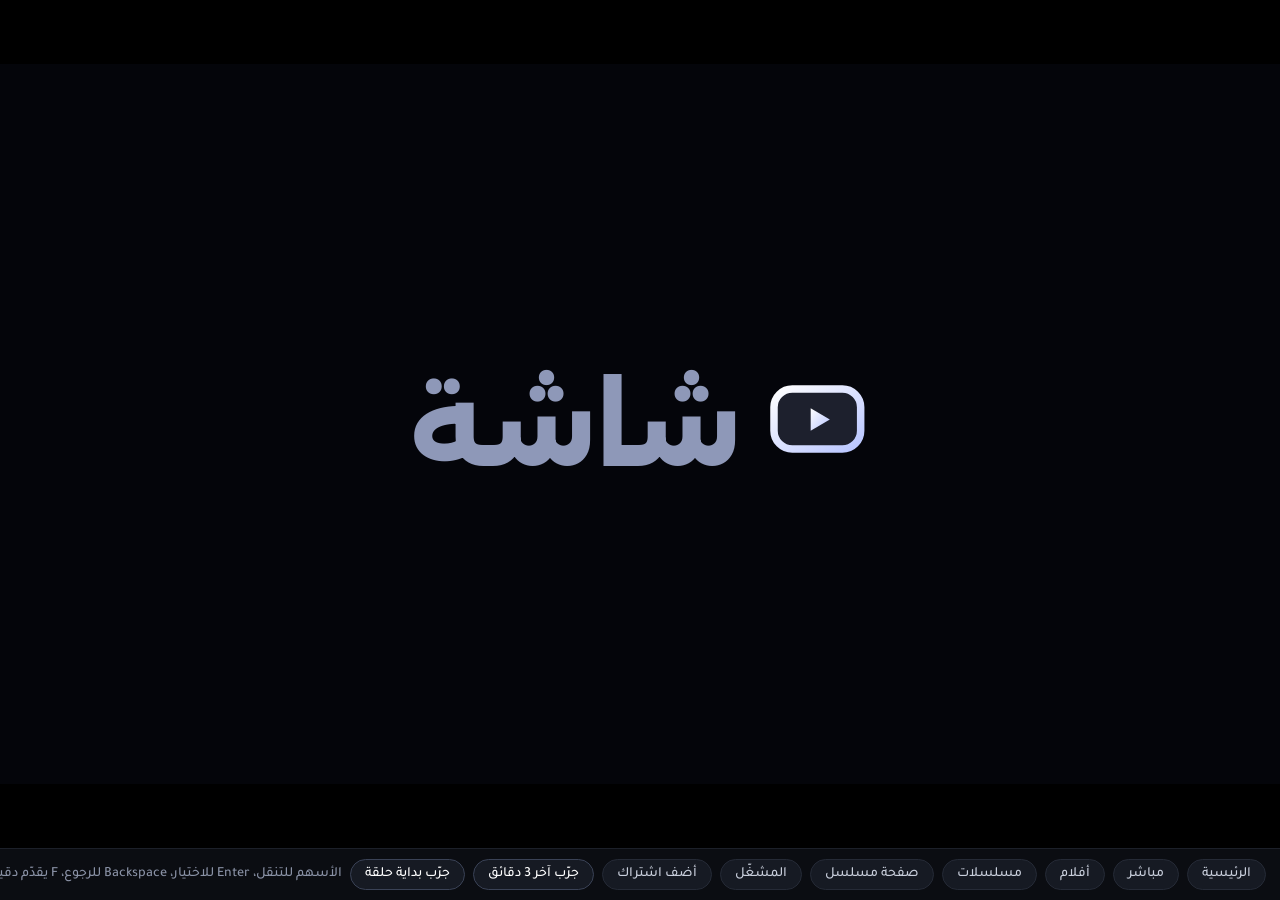
<file: design/index.html>
<!doctype html>
<html lang="ar" dir="rtl">
<head>
<meta charset="utf-8">
<meta name="viewport" content="width=device-width, initial-scale=1">
<title>شاشة: نموذج التصميم</title>
<link rel="preconnect" href="https://fonts.googleapis.com">
<link rel="preconnect" href="https://fonts.gstatic.com" crossorigin>
<link href="https://fonts.googleapis.com/css2?family=Alexandria:wght@500;700;800&family=Tajawal:wght@400;500;700;800&display=swap" rel="stylesheet">
<style>
/* خفيف على الجهاز: ما فيه ضبابية حية ولا زجاج فوق صور متحركة ولا أقنعة؛ الحركة كلها نقل وشفافية بس */
:root {
  --bg: #06080D;
  --ink: #F4F6FA;
  --ink2: rgba(244, 246, 250, .74);
  --ink3: rgba(244, 246, 250, .5);
  --dark: #0A0C12;
  --line: rgba(255, 255, 255, .12);
  --panel: rgba(20, 23, 32, .86);
  --live: #FF4D5E;
  --star: #F5C451;
  --ease: cubic-bezier(.22, .8, .24, 1);
  --spring: cubic-bezier(.3, 1.4, .5, 1);
  --display: 'Alexandria', 'Tajawal', sans-serif;
  --ui: 'Tajawal', sans-serif;
}
* { box-sizing: border-box; }
html, body { margin: 0; height: 100%; background: #000; overflow: hidden; }
body { font-family: var(--ui); }
#stage { position: absolute; left: 0; top: 0; width: 1920px; height: 1080px; transform-origin: 0 0; overflow: hidden;
  background: var(--bg); color: var(--ink); font: 400 24px/1.4 var(--ui); direction: rtl; user-select: none; }
svg.i { width: 30px; height: 30px; fill: none; stroke: currentColor; stroke-width: 2; stroke-linecap: round; stroke-linejoin: round; flex: none; }
.panel { background: var(--panel); border: 1px solid var(--line); }

/* ---------- backdrop: two pictures that cross-fade, one fixed shade ---------- */
#bd { position: absolute; inset: 0; transition: opacity .5s; }
#bd.off { opacity: 0; }
#bd > img, #bd > .tint { position: absolute; inset: 0; width: 100%; height: 100%; object-fit: cover; opacity: 0; transition: opacity .8s var(--ease); }
#bd > img.on, #bd > .tint.on { opacity: 1; }
#bd > img.tall { object-position: center 22%; }
#bd > .tint { background: radial-gradient(90% 120% at 25% 20%, var(--a), var(--b) 75%); }
#bd .shade { position: absolute; inset: 0;
  background: linear-gradient(to left, rgba(6, 8, 13, .97) 0%, rgba(6, 8, 13, .84) 30%, rgba(6, 8, 13, .2) 64%, rgba(6, 8, 13, .45) 100%),
              linear-gradient(0deg, var(--bg) 10%, rgba(6, 8, 13, .88) 42%, rgba(6, 8, 13, 0) 72%); }

.screen { position: absolute; inset: 0; display: none; }
.screen.on { display: block; animation: fade .45s var(--ease); }
@keyframes fade { from { opacity: 0; } }

/* ---------- side rail (Netflix style, on the right for Arabic) ---------- */
.rail { position: absolute; top: 0; right: 0; bottom: 0; width: 124px; z-index: 40; display: flex; flex-direction: column; padding: 50px 0 46px;
  transition: opacity .35s, transform .45s var(--ease); }
.rail.hide { opacity: 0; transform: translateX(60px); pointer-events: none; }
.rail::before { content: ''; position: absolute; top: 0; bottom: 0; right: 0; width: 720px; opacity: 0; transition: opacity .35s var(--ease); pointer-events: none;
  background: linear-gradient(to left, rgba(6, 8, 13, .98) 0%, rgba(6, 8, 13, .94) 46%, rgba(6, 8, 13, 0) 100%); }
.rail.open::before { opacity: 1; }
.rail .logo-mark { position: relative; width: 58px; height: 58px; margin: 0 33px 64px 0; }
.ri { position: relative; height: 74px; margin: 3px 22px 3px 0; width: 80px; border-radius: 37px; display: flex; align-items: center; gap: 22px; padding: 0 24px;
  color: var(--ink3); white-space: nowrap; transition: width .35s var(--ease), background .2s, color .2s; }
.ri span { font: 500 28px var(--ui); opacity: 0; transition: opacity .2s; }
.rail.open .ri { width: 330px; }
.rail.open .ri span { opacity: 1; transition-delay: .08s; }
.ri.on { color: var(--ink); }
.ri.on::after { content: ''; position: absolute; right: -14px; top: 27px; width: 5px; height: 20px; border-radius: 3px; background: var(--ink); }
.ri.f { background: var(--ink); color: var(--dark); }
.ri.f::after { display: none; }
.rail .gap { flex: 1; }
.dim { position: absolute; inset: 0; z-index: 39; background: rgba(6, 8, 13, .35); opacity: 0; transition: opacity .35s; pointer-events: none; }
.dim.on { opacity: 1; }

/* ---------- focus: the same everywhere ---------- */
.btn.f, .pbtn.f, .cat.f, .opt.f, .seg b.f, .xbtn.f { background: var(--ink) !important; color: var(--dark) !important; }

/* ---------- info block (top of browse screens) ---------- */
.info { position: absolute; top: 132px; right: 176px; width: 900px; transition: opacity .25s, transform .35s var(--ease); }
.info.out { opacity: 0; transform: translateY(8px); }
.info h1 { font: 800 92px/1.1 var(--display); margin: 0 0 18px; text-wrap: balance; text-shadow: 0 4px 30px rgba(0, 0, 0, .4); }
.meta { display: flex; align-items: center; gap: 20px; font: 500 26px var(--ui); color: var(--ink2); flex-wrap: wrap; }
.meta .star { color: var(--star); display: inline-flex; gap: 8px; align-items: center; }
.meta .star svg { width: 25px; height: 25px; fill: currentColor; }
.pill { padding: 4px 16px 2px; border-radius: 999px; border: 1px solid var(--line); background: rgba(255, 255, 255, .07); font-size: 22px; color: var(--ink); }
.pill.hot { background: #fff; color: var(--dark); border-color: #fff; font-weight: 700; }
.pill.red { background: var(--live); border-color: var(--live); color: #fff; font-weight: 700; display: inline-flex; gap: 8px; align-items: center; }
.syn { font: 400 28px/1.6 var(--ui); color: var(--ink2); margin: 20px 0 0; max-width: 820px; display: -webkit-box; -webkit-line-clamp: 3; -webkit-box-orient: vertical; overflow: hidden; }
.cont { display: flex; align-items: center; gap: 18px; margin-top: 20px; font: 500 25px var(--ui); color: var(--ink2); }
.cont .bar { width: 260px; }
.actions { display: flex; gap: 16px; align-items: center; margin-top: 34px; }
.btn { height: 76px; padding: 0 38px 0 42px; border-radius: 999px; font: 700 28px var(--ui); display: inline-flex; align-items: center; gap: 14px;
  color: var(--ink); background: rgba(255, 255, 255, .14); transition: transform .25s var(--ease), background .2s, color .2s; white-space: nowrap; }
.btn.f { transform: scale(1.05); }
.btn.round { width: 76px; padding: 0; justify-content: center; }
svg .play { fill: currentColor; stroke: none; }
.dots { display: flex; gap: 8px; margin-top: 30px; height: 6px; }
.dots i { width: 10px; height: 6px; border-radius: 3px; background: rgba(255, 255, 255, .3); transition: width .4s var(--ease), background .4s; }
.dots i.on { width: 34px; background: var(--ink); }
.bar { height: 6px; border-radius: 3px; background: rgba(255, 255, 255, .22); overflow: hidden; }
.bar i { display: block; height: 100%; width: var(--p); border-radius: 3px; background: var(--ink); }

/* ---------- rows ---------- */
.rows { position: absolute; top: 0; right: 0; left: 0; transition: transform .5s var(--ease); will-change: transform; }
.row { padding-bottom: 46px; transition: opacity .35s var(--ease); }
.row.gone { opacity: 0; }
.row h2 { font: 700 30px var(--display); margin: 0 176px 20px 0; }
.row .vp { padding: 0 176px 0 0; }
.track { position: relative; display: flex; gap: 24px; align-items: flex-end; transition: transform .45s var(--ease); will-change: transform; }
.card { flex: none; position: relative; }
.frame { position: relative; transition: transform .28s var(--ease); will-change: transform; }
.art { position: relative; border-radius: 16px; overflow: hidden; background: #141822; box-shadow: 0 14px 30px -10px rgba(0, 0, 0, .7); }
.art > img { position: absolute; inset: 0; width: 100%; height: 100%; object-fit: cover; }
.ring { position: absolute; inset: -7px; border-radius: 22px; border: 4px solid #fff; opacity: 0; transition: opacity .18s; pointer-events: none; }
.card.f .frame { transform: scale(1.08); }
.card.f .ring { opacity: 1; }
.wide .art { width: 400px; height: 225px; }
.poster .art, .top .art { width: 214px; height: 321px; }
.card > .bar { margin-top: 14px; height: 5px; }
.shade2 { position: absolute; inset: 0; background: linear-gradient(0deg, rgba(0, 0, 0, .75), transparent 55%); }
.onair { position: absolute; top: 14px; right: 14px; display: flex; align-items: center; gap: 8px; padding: 5px 13px 3px; border-radius: 999px; background: rgba(0, 0, 0, .62); font: 700 19px var(--ui); }
.dot { width: 10px; height: 10px; border-radius: 50%; background: var(--live); animation: pulse 1.8s ease-in-out infinite; }
@keyframes pulse { 50% { opacity: .3; } }
.wide .clogo { position: absolute; bottom: 14px; right: 14px; width: 108px; height: 62px; --fs: 17px; }

/* top 10: big outlined number beside the poster */
.top { display: flex; align-items: flex-end; }
.top .num { font: 800 290px/.74 var(--display); color: var(--bg); -webkit-text-stroke: 5px rgba(244, 246, 250, .5); margin-left: -12px; padding-right: 8px; letter-spacing: -14px; direction: ltr; transition: -webkit-text-stroke-color .2s; }
.top.f .num { -webkit-text-stroke-color: rgba(244, 246, 250, .95); }
.top .frame { z-index: 1; }

/* artwork fallbacks: typographic poster, picture-with-title poster, channel name tile */
.tp { position: absolute; inset: 0; padding: 20px 20px 24px; display: flex; flex-direction: column; justify-content: space-between;
  background: radial-gradient(140% 95% at 85% 0%, var(--a) 0%, var(--b) 78%); }
.tp::before { content: ''; position: absolute; inset: 0; background: linear-gradient(155deg, rgba(255, 255, 255, .15), transparent 38%); }
.tp .y { position: relative; font: 500 18px var(--ui); color: var(--h); }
.tp .n { position: relative; font: 800 36px/1.14 var(--display); color: #fff; text-wrap: balance; }
.tp .n::before { content: ''; display: block; width: 36px; height: 4px; border-radius: 2px; background: var(--h); margin-bottom: 14px; }
.tp .n[dir=ltr] { text-align: left; }
.still .shade2 { background: linear-gradient(0deg, rgba(5, 7, 12, .92) 0%, rgba(5, 7, 12, .3) 48%, transparent 70%); }
.still .n { position: absolute; right: 18px; left: 18px; bottom: 22px; font: 800 34px/1.14 var(--display); text-wrap: balance; }
.clogo { position: relative; display: grid; place-items: center; text-align: center; overflow: hidden; border-radius: 12px; flex: none;
  background: radial-gradient(120% 120% at 80% 0%, var(--a), var(--b)); box-shadow: inset 0 0 0 1px rgba(255, 255, 255, .12); }
.clogo span { position: relative; font: 800 calc(var(--fs, 22px) * var(--k, 1))/1.1 var(--display); color: #fff; padding: 0 8px; }
.clogo::before { content: ''; position: absolute; inset: 0; background: linear-gradient(160deg, rgba(255, 255, 255, .18), transparent 45%); }

/* ---------- live ---------- */
.lhead { position: absolute; top: 70px; right: 176px; display: flex; align-items: baseline; gap: 18px; }
.lhead h1 { font: 800 54px var(--display); margin: 0; }
.lhead span { font: 500 25px var(--ui); color: var(--ink3); }
.cats { position: absolute; top: 180px; right: 160px; width: 290px; display: flex; flex-direction: column; gap: 4px; }
.cat { height: 72px; border-radius: 22px; padding: 0 24px; display: flex; align-items: center; gap: 14px; font: 500 27px var(--ui); color: var(--ink2); transition: background .2s, color .2s; }
.cat small { font: 500 19px var(--ui); color: var(--ink3); padding: 3px 11px 1px; border-radius: 999px; background: rgba(255, 255, 255, .07); }
.cat.on { color: var(--ink); background: rgba(255, 255, 255, .08); }
.cat.f small { background: rgba(10, 12, 18, .08); color: rgba(10, 12, 18, .6); }
.clist { position: absolute; top: 172px; bottom: 0; right: 470px; width: 700px; overflow: hidden; }
.fadeb { position: absolute; left: 0; right: 0; bottom: 0; height: 140px; background: linear-gradient(0deg, var(--bg), rgba(6, 8, 13, 0)); pointer-events: none; }
.chs { transition: transform .4s var(--ease); will-change: transform; padding-top: 8px; }
.ch { height: 118px; border-radius: 24px; padding: 0 22px; display: flex; align-items: center; gap: 22px; margin-bottom: 6px; transition: background .2s, color .2s; }
.ch .no { width: 42px; text-align: center; font: 500 24px var(--ui); color: var(--ink3); font-variant-numeric: tabular-nums; }
.ch .clogo { width: 128px; height: 74px; --fs: 19px; }
.ch .inf { flex: 1; min-width: 0; }
.ch .nm { font: 700 28px/1.25 var(--ui); white-space: nowrap; overflow: hidden; text-overflow: ellipsis; }
.ch .pg { margin-top: 2px; font: 500 22px var(--ui); color: var(--ink3); white-space: nowrap; overflow: hidden; text-overflow: ellipsis; }
.ch .bar { height: 4px; margin-top: 10px; max-width: 340px; }
.ch.f { background: var(--ink); color: var(--dark); }
.ch.f .no, .ch.f .pg { color: rgba(10, 12, 18, .58); }
.ch.f .bar { background: rgba(10, 12, 18, .14); }
.ch.f .bar i { background: var(--dark); }
.eq { display: none; gap: 3px; align-items: flex-end; height: 22px; }
.ch.playing .eq { display: flex; }
.eq i { width: 4px; height: 14px; background: currentColor; border-radius: 2px; }
.pv { position: absolute; top: 180px; left: 70px; width: 620px; }
.pv .scr { position: relative; height: 349px; border-radius: 26px; overflow: hidden; background: #000; box-shadow: 0 0 0 1px rgba(255, 255, 255, .12), 0 30px 60px rgba(0, 0, 0, .5); }
.pv .scr img { position: absolute; inset: 0; width: 100%; height: 100%; object-fit: cover; }
.pv .onair { top: 18px; right: 18px; font-size: 21px; }
.pv h3 { font: 800 44px/1.3 var(--display); margin: 28px 0 6px; }
.pv .sub { color: var(--ink3); font-size: 24px; }
.pv .now { margin-top: 24px; border-radius: 24px; padding: 22px 26px 24px; }
.pv small { display: block; color: var(--ink3); font: 500 21px var(--ui); }
.pv .now b { display: block; font: 700 30px/1.35 var(--ui); margin: 2px 0 14px; }
.pv .tl { display: flex; gap: 18px; align-items: center; color: var(--ink2); font: 500 22px var(--ui); font-variant-numeric: tabular-nums; }
.pv .tl .bar { flex: 1; }
.pv .next { display: flex; justify-content: space-between; align-items: end; padding: 20px 28px 0; }
.pv .next b { display: block; font: 500 26px var(--ui); color: var(--ink2); }
.pv .next span { color: var(--ink3); font: 500 22px var(--ui); }

/* ---------- details ---------- */
.dinfo { position: absolute; top: 110px; right: 110px; width: 900px; }
.dinfo h1 { font: 800 96px/1.1 var(--display); margin: 0 0 18px; }
.btn .two { display: flex; flex-direction: column; line-height: 1.1; }
.btn .mini { display: block; width: 100%; height: 4px; margin-top: 8px; border-radius: 2px; background: rgba(255, 255, 255, .25); }
.btn.f .mini { background: rgba(10, 12, 18, .15); }
.btn .mini i { display: block; height: 100%; width: var(--p); border-radius: 2px; background: currentColor; }
.dbottom { position: absolute; left: 0; right: 0; bottom: 40px; }
.seg { display: inline-flex; gap: 4px; padding: 6px; border-radius: 999px; margin: 0 110px 24px 0; }
.seg b { padding: 11px 28px 9px; border-radius: 999px; font: 500 25px var(--ui); color: var(--ink2); transition: background .2s, color .2s; }
.seg b.on { color: var(--ink); background: rgba(255, 255, 255, .13); }
.dbottom .vp { padding: 0 110px 0 0; }
.dbottom h2 { font: 700 30px var(--display); margin: 0 110px 20px 0; }
.ep .num { position: absolute; top: 12px; right: 12px; min-width: 44px; height: 44px; border-radius: 22px; display: grid; place-items: center; font: 800 22px var(--display); background: rgba(6, 8, 13, .7); padding: 2px 10px 0; }
.ep .seen { position: absolute; top: 12px; left: 12px; padding: 4px 13px 2px; border-radius: 999px; background: rgba(6, 8, 13, .7); font: 500 19px var(--ui); }
.ep .t { font: 700 25px var(--ui); margin-top: 16px; }
.ep .s { font: 500 21px var(--ui); color: var(--ink3); display: flex; gap: 14px; }
.ep .art .bar { position: absolute; left: 14px; right: 14px; bottom: 12px; height: 5px; }

/* ---------- player ---------- */
#player { background: #000; }
.vid { position: absolute; inset: 0; overflow: hidden; }
.vid img { position: absolute; inset: 0; width: 100%; height: 100%; object-fit: cover; transition: opacity .5s; }
.osd { position: absolute; inset: 0; transition: opacity .45s var(--ease); }
.osd.off { opacity: 0; pointer-events: none; }
.osd .scrim { position: absolute; inset: 0;
  background: linear-gradient(0deg, rgba(3, 4, 8, .95) 0%, rgba(3, 4, 8, .7) 24%, rgba(3, 4, 8, 0) 50%), linear-gradient(180deg, rgba(3, 4, 8, .55) 0%, rgba(3, 4, 8, 0) 16%); }
.pclock { position: absolute; top: 44px; left: 70px; padding: 11px 24px 9px; border-radius: 999px; font: 500 29px var(--ui); font-variant-numeric: tabular-nums; }
.pbrand { position: absolute; top: 48px; right: 70px; display: flex; gap: 12px; align-items: center; opacity: .85; }
.pbrand svg { width: 44px; height: 44px; } .pbrand b { font: 800 32px var(--display); }
.pinfo { position: absolute; left: 70px; right: 70px; bottom: 54px; }
.ptitle h2 { font: 800 58px/1.15 var(--display); margin: 0; }
.ptitle p { margin: 4px 0 0; color: var(--ink2); font: 500 26px var(--ui); }
.prow { display: flex; align-items: center; gap: 28px; }
.prow .clogo { width: 168px; height: 94px; --fs: 23px; }
.prow .ptitle { flex: 1; }
.badges { display: flex; gap: 10px; align-self: flex-start; margin-top: 6px; }
.badge { padding: 7px 18px 5px; border-radius: 999px; font: 700 22px var(--ui); display: flex; gap: 10px; align-items: center; }
.pnow { display: flex; align-items: baseline; gap: 22px; margin: 28px 0 14px; }
.pnow small { color: var(--ink3); font: 500 24px var(--ui); }
.pnow b { font: 700 32px var(--ui); }
.pnow span { margin-right: auto; color: var(--ink2); font: 500 26px var(--ui); font-variant-numeric: tabular-nums; }
.seek { direction: ltr; display: flex; align-items: center; gap: 24px; margin: 26px 0 0; font: 500 25px var(--ui); color: var(--ink2); font-variant-numeric: tabular-nums; }
.track2 { flex: 1; height: 8px; border-radius: 4px; background: rgba(255, 255, 255, .22); position: relative; }
.track2 .fill { position: absolute; inset: 0; border-radius: 4px; background: var(--ink); transform-origin: left; transform: scaleX(var(--p)); transition: transform 1s linear; }
.track2 .knob { position: absolute; top: -7px; width: 22px; height: 22px; margin-left: -11px; border-radius: 50%; background: var(--ink); left: calc(var(--p) * 100%); transition: left 1s linear; }
.live .track2 .fill { transform-origin: right; }
.ctl { display: flex; align-items: center; gap: 12px; margin-top: 26px; }
.ctl .mid { direction: ltr; display: flex; gap: 12px; margin: 0 auto; }
.pbtn { height: 64px; padding: 0 26px; border-radius: 999px; display: inline-flex; gap: 12px; align-items: center; font: 500 24px var(--ui); color: var(--ink);
  background: rgba(255, 255, 255, .12); transition: background .2s, color .2s, transform .2s var(--ease); }
.pbtn.ic { width: 64px; padding: 0; justify-content: center; }
.pbtn.big { width: 80px; height: 80px; }
.pbtn.big svg.i { width: 36px; height: 36px; }
.pbtn svg.i { width: 28px; height: 28px; }
.pbtn.f { transform: scale(1.06); }
.pnext { color: var(--ink3); font: 500 24px var(--ui); margin-right: auto; }
.pnext b { color: var(--ink2); font-weight: 500; }

/* corner cards: resume, skip intro, next episode */
.corner { position: absolute; left: 70px; bottom: 70px; z-index: 8; transition: transform .45s var(--ease), opacity .35s; }
.corner.up { transform: translateY(-310px); }
.corner > div { opacity: 0; transform: translateY(16px); transition: opacity .35s, transform .45s var(--ease); pointer-events: none; position: absolute; left: 0; bottom: 0; }
.corner > div.show { opacity: 1; transform: none; pointer-events: auto; }
.xbtn { height: 70px; padding: 0 32px; border-radius: 999px; display: inline-flex; align-items: center; gap: 12px; font: 700 26px var(--ui); white-space: nowrap;
  background: rgba(20, 23, 32, .88); border: 1px solid rgba(255, 255, 255, .22); color: var(--ink); transition: background .2s, color .2s, transform .2s var(--ease); }
.xbtn.f { transform: scale(1.05); }
.resume { display: flex; align-items: center; gap: 20px; padding: 14px 14px 14px 30px; border-radius: 999px; white-space: nowrap; }
.resume span { font: 500 24px var(--ui); color: var(--ink2); padding-right: 14px; }
.resume b { color: var(--ink); font-variant-numeric: tabular-nums; }
.resume .xbtn { height: 58px; font-size: 23px; padding: 0 24px; }
.nextc { width: 720px; border-radius: 28px; padding: 22px; display: flex; gap: 22px; }
.nextc > div:last-child { flex: 1; }
.nextc .th { position: relative; width: 236px; height: 133px; border-radius: 16px; overflow: hidden; flex: none; }
.nextc .th img { width: 100%; height: 100%; object-fit: cover; }
.nextc .th .bar { position: absolute; left: 0; right: 0; bottom: 0; height: 5px; border-radius: 0; }
.nextc .th .bar i { transform-origin: right; transform: scaleX(var(--p)); width: 100%; transition: transform 1s linear; border-radius: 0; }
.nextc small { display: block; color: var(--ink3); font: 500 21px var(--ui); }
.nextc b { display: block; font: 700 29px/1.3 var(--ui); margin: 2px 0 4px; }
.nextc .cd { color: var(--ink2); font: 500 22px var(--ui); font-variant-numeric: tabular-nums; }
.nextc .acts { display: flex; gap: 10px; margin-top: 14px; }
.nextc .xbtn { height: 56px; font-size: 22px; padding: 0 22px; }
.flash { position: absolute; top: 50%; left: 0; right: 0; text-align: center; transform: translateY(-50%); opacity: 0; transition: opacity .5s; pointer-events: none; z-index: 9; }
.flash.show { opacity: 1; }
.flash small { display: block; font: 500 28px var(--ui); color: var(--ink2); }
.flash b { display: block; font: 800 74px/1.2 var(--display); text-shadow: 0 6px 30px rgba(0, 0, 0, .6); }

.side { position: absolute; top: 0; right: 0; bottom: 0; width: 820px; padding: 60px 70px 0 110px; transform: translateX(105%); transition: transform .45s var(--ease); z-index: 10;
  background: linear-gradient(to left, rgba(7, 9, 14, .985) 0%, rgba(7, 9, 14, .97) 74%, rgba(7, 9, 14, 0) 100%); }
.side.open { transform: none; }
.side h3 { font: 800 44px var(--display); margin: 0 0 24px; display: flex; align-items: baseline; gap: 16px; }
.side h3 small { font: 500 24px var(--ui); color: var(--ink3); }
.side .box { position: relative; height: 920px; overflow: hidden; }
.side .ep2 { height: 128px; border-radius: 22px; padding: 0 16px; display: flex; align-items: center; gap: 20px; margin-bottom: 6px; transition: background .2s, color .2s; }
.side .ep2 .th { position: relative; width: 170px; height: 96px; border-radius: 12px; overflow: hidden; flex: none; }
.side .ep2 .th img { width: 100%; height: 100%; object-fit: cover; }
.side .ep2 .th .bar { position: absolute; left: 0; right: 0; bottom: 0; height: 4px; border-radius: 0; }
.side .ep2 b { display: block; font: 700 27px var(--ui); }
.side .ep2 small { color: var(--ink3); font: 500 21px var(--ui); }
.side .ep2.f { background: var(--ink); color: var(--dark); }
.side .ep2.f small { color: rgba(10, 12, 18, .58); }
.side .ep2.now b::after { content: 'تشوفها الحين'; font: 500 18px var(--ui); margin-right: 12px; padding: 2px 10px 0; border-radius: 999px; background: var(--live); color: #fff; vertical-align: 3px; }
.modal-scrim { position: absolute; inset: 0; background: rgba(0, 0, 0, .55); opacity: 0; pointer-events: none; transition: opacity .3s; z-index: 11; }
.modal-scrim.on { opacity: 1; pointer-events: auto; }
.sheet { position: absolute; left: 50%; top: 50%; width: 660px; transform: translate(-50%, -46%); opacity: 0; pointer-events: none; border-radius: 34px; padding: 38px 32px 28px;
  transition: opacity .3s, transform .4s var(--ease); z-index: 12; background: rgba(20, 23, 32, .97); border: 1px solid var(--line); }
.sheet.open { opacity: 1; transform: translate(-50%, -50%); pointer-events: auto; }
.sheet h3 { font: 800 40px var(--display); margin: 0 14px 6px; }
.sheet p { margin: 0 14px 20px; color: var(--ink3); font-size: 23px; }
.opt { height: 80px; border-radius: 22px; padding: 0 26px; display: flex; align-items: center; gap: 16px; font: 500 28px var(--ui); transition: background .2s, color .2s; }
.opt small { color: var(--ink3); font-size: 22px; }
.opt.f small { color: rgba(10, 12, 18, .55); }
.opt .ok { margin-right: auto; opacity: 0; }
.opt.sel .ok { opacity: 1; }

/* ---------- add subscription ---------- */
.addh { position: absolute; top: 100px; right: 120px; }
.addh h1 { font: 800 78px/1.15 var(--display); margin: 0 0 6px; }
.addh p { margin: 0; color: var(--ink2); font-size: 29px; }
.addwrap { position: absolute; top: 320px; right: 120px; left: 120px; display: flex; align-items: stretch; }
.form { flex: 1; }
.seg.big { margin: 0 0 28px; }
.seg.big b { font-size: 27px; padding: 13px 34px 11px; }
.flabel { font: 500 23px var(--ui); color: var(--ink2); margin: 0 6px 10px; }
.field { height: 82px; border-radius: 22px; background: rgba(255, 255, 255, .06); border: 1px solid var(--line); padding: 0 28px; display: flex; align-items: center;
  font: 500 28px var(--ui); color: var(--ink3); margin-bottom: 22px; transition: background .2s, border-color .2s; }
.field.ltr { direction: ltr; justify-content: flex-end; }
.field.f { background: rgba(255, 255, 255, .13); border-color: #fff; color: var(--ink); box-shadow: 0 0 0 3px #fff; }
.frow { display: flex; gap: 22px; } .frow > div { flex: 1; }
.or { width: 150px; display: grid; place-items: center; position: relative; }
.or::before { content: ''; position: absolute; top: 20px; bottom: 20px; width: 1px; background: var(--line); }
.or span { position: relative; width: 68px; height: 68px; border-radius: 50%; display: grid; place-items: center; font: 700 25px var(--ui); color: var(--ink2); background: var(--bg); border: 1px solid var(--line); }
.qrcard { width: 600px; border-radius: 34px; padding: 42px 44px; text-align: center; }
.qr { width: 320px; height: 320px; margin: 0 auto 28px; padding: 22px; border-radius: 26px; background: #fff; }
.qr svg { width: 100%; height: 100%; display: block; }
.qrcard h3 { font: 800 38px var(--display); margin: 0 0 10px; }
.qrcard p { margin: 0 0 22px; color: var(--ink2); font-size: 25px; line-height: 1.5; }
.addr { display: inline-block; direction: ltr; font: 700 33px var(--ui); padding: 9px 24px 7px; border-radius: 18px; background: rgba(255, 255, 255, .08); }
.wifi { display: flex; gap: 10px; justify-content: center; align-items: center; margin-top: 20px; color: var(--ink3); font-size: 22px; }
.wifi svg { width: 26px; height: 26px; }

/* ---------- intro: the screen draws itself, the play mark pops, the name slides in ---------- */
#intro { position: absolute; inset: 0; z-index: 100; display: grid; place-items: center; background: #04050a; transition: opacity .7s var(--ease), visibility 0s .7s; }
#intro.gone { opacity: 0; visibility: hidden; }
.ilogo { display: flex; align-items: center; gap: 34px; transition: transform .7s var(--ease); }
#intro.gone .ilogo { transform: scale(1.15); }
.ilogo svg { width: 160px; height: 160px; overflow: visible; }
.ilogo .draw { fill: none; stroke: url(#mg); stroke-width: 4.5; stroke-linecap: round; stroke-dasharray: 100; stroke-dashoffset: 100; animation: draw .9s .15s var(--ease) forwards; }
.ilogo .stand { fill: none; stroke: url(#mg); stroke-width: 4.5; stroke-linecap: round; stroke-dasharray: 100; stroke-dashoffset: 100; animation: draw .45s .8s var(--ease) forwards; }
.ilogo .tri { fill: url(#mg); transform-box: fill-box; transform-origin: center; transform: scale(0); animation: pop .55s .85s var(--spring) forwards; }
.ilogo .glow { fill: rgba(184, 197, 255, .14); opacity: 0; animation: show .6s 1s forwards; }
.iword { font: 800 156px/1 var(--display); padding-top: 14px; color: transparent; opacity: 0; transform: translateX(-36px);
  background: linear-gradient(100deg, #8e98b8 0%, #8e98b8 38%, #fff 48%, #fff 52%, #cfd6ea 62%, #F4F6FA 100%); background-size: 300% 100%; background-position: 100% 0;
  -webkit-background-clip: text; background-clip: text; animation: word 1.5s 1.05s var(--ease) forwards; }
@keyframes draw { to { stroke-dashoffset: 0; } }
@keyframes pop { to { transform: scale(1); } }
@keyframes show { to { opacity: 1; } }
@keyframes word { 30% { opacity: 1; transform: none; } to { opacity: 1; transform: none; background-position: 0 0; } }
.rise .info { animation: rise .9s .1s var(--ease) both; }
.rise .rows { animation: rise .9s .25s var(--ease) both; }
@keyframes rise { from { opacity: 0; translate: 0 40px; } }

/* ---------- prototype chrome (outside the TV) ---------- */
#proto { position: fixed; left: 0; right: 0; bottom: 0; height: 52px; display: flex; align-items: center; gap: 8px; padding: 0 14px; direction: rtl;
  background: #0b0d12; border-top: 1px solid #1c2029; font: 500 14px var(--ui); color: #8a92a6; overflow-x: auto; white-space: nowrap; }
#proto button { font: inherit; color: #c9cfdc; background: #161a23; border: 1px solid #252a36; border-radius: 999px; padding: 6px 14px; cursor: pointer; }
#proto button.on { background: #F4F6FA; color: #0A0C12; border-color: #F4F6FA; }
#proto button.try { border-color: #3a4256; color: #fff; }
#proto .help { margin-right: auto; }
[data-f] { cursor: pointer; }
</style>
</head>
<body>
<div id="stage">
  <div id="bd"><img alt="" id="bd0"><img alt="" id="bd1"><div class="tint" id="bdt"></div><div class="shade"></div></div>

  <section class="screen" id="browse"><div class="info" id="info"></div><div class="rows" id="rows"></div></section>

  <section class="screen" id="live">
    <div class="lhead"><h1 id="liveT">كل القنوات</h1><span id="liveN"></span></div>
    <div class="cats" id="cats" data-group></div>
    <div class="clist"><div class="chs" id="chs" data-scroll data-top="8" data-bot="150" data-group></div><div class="fadeb"></div></div>
    <div class="pv" id="pv"></div>
  </section>

  <section class="screen" id="details"><div class="dinfo" id="dinfo"></div><div class="dbottom" id="dbottom"></div></section>

  <section class="screen" id="player">
    <div class="vid"><img alt="" id="vImg"></div>
    <div class="osd" id="osd"><div class="scrim"></div>
      <div class="pbrand"><svg viewBox="0 0 64 64"><use href="#mark"/></svg><b>شاشة</b></div>
      <div class="pclock panel" data-clock></div>
      <div class="pinfo" id="pinfo"></div>
    </div>
    <div class="corner" id="corner">
      <div class="resume panel" id="cResume"></div>
      <div id="cIntro"><div class="xbtn" data-f data-act="skipintro">تخطّي المقدمة</div></div>
      <div class="nextc panel" id="cNext"></div>
    </div>
    <div class="flash" id="flash"></div>
    <aside class="side" id="side"></aside>
  </section>

  <section class="screen" id="add">
    <div class="addh"><h1>أضف اشتراكك</h1><p>اختار الأسهل لك: من جوالك، أو بالريموت.</p></div>
    <div class="addwrap">
      <div class="form" data-group>
        <div class="seg panel big" id="kind"><b class="on" data-f data-act="kind" data-k="x">حساب Xtream</b><b data-f data-act="kind" data-k="m">رابط M3U</b></div>
        <div id="fx">
          <div class="flabel">رابط السيرفر</div><div class="field ltr" data-f data-first>http://example.com:8080</div>
          <div class="frow"><div><div class="flabel">اسم المستخدم</div><div class="field ltr" data-f>username</div></div>
            <div><div class="flabel">كلمة المرور</div><div class="field ltr" data-f>••••••••</div></div></div>
        </div>
        <div id="fm" hidden><div class="flabel">رابط القائمة</div><div class="field ltr" data-f>http://example.com/get.php?type=m3u</div></div>
        <div class="flabel">اسم يميّزه (اختياري)</div><div class="field" data-f>اشتراك البيت</div>
        <div class="actions" style="margin-top:8px"><div class="btn" data-f data-go="back"><svg class="i" viewBox="0 0 24 24"><path d="m5 12 5 5L20 7"/></svg>احفظ وتحقّق</div><div class="btn" data-f data-go="back">إلغاء</div></div>
      </div>
      <div class="or"><span>أو</span></div>
      <div class="qrcard panel">
        <div class="qr" id="qr"></div>
        <h3>امسح الرمز بجوالك</h3>
        <p>تنفتح لك صفحة تعبّي فيها البيانات من الجوال، وتوصل للتلفزيون على طول.</p>
        <div class="addr">192.168.1.41:8642</div>
        <div class="wifi"><svg class="i" viewBox="0 0 24 24"><path d="M2 8.5a15 15 0 0 1 20 0M5 12a10 10 0 0 1 14 0M8.5 15.5a5 5 0 0 1 7 0"/><circle cx="12" cy="19" r=".8" fill="currentColor"/></svg>جوالك لازم يكون على نفس الواي فاي</div>
      </div>
    </div>
  </section>

  <nav class="rail" id="rail" data-group>
    <svg class="logo-mark" viewBox="0 0 64 64"><use href="#mark"/></svg>
    <div class="ri" data-f data-go="search"><svg class="i" viewBox="0 0 24 24"><circle cx="11" cy="11" r="6.5"/><path d="m20 20-4.2-4.2"/></svg><span>بحث</span></div>
    <div class="ri" data-f data-go="home"><svg class="i" viewBox="0 0 24 24"><path d="M4 11.5 12 5l8 6.5V19a1 1 0 0 1-1 1h-4.5v-5h-5v5H5a1 1 0 0 1-1-1z"/></svg><span>الرئيسية</span></div>
    <div class="ri" data-f data-go="live"><svg class="i" viewBox="0 0 24 24"><rect x="3" y="7" width="18" height="13" rx="2.5"/><path d="m8.5 3 3.5 3.5L15.5 3"/></svg><span>مباشر</span></div>
    <div class="ri" data-f data-go="movies"><svg class="i" viewBox="0 0 24 24"><rect x="3.5" y="4" width="17" height="16" rx="2.5"/><path d="M8 4v16M16 4v16M3.5 9H8M3.5 15H8M16 9h4.5M16 15h4.5"/></svg><span>أفلام</span></div>
    <div class="ri" data-f data-go="series"><svg class="i" viewBox="0 0 24 24"><rect x="3" y="7" width="18" height="13" rx="2.5"/><path d="M6.5 4h11"/><path d="m10.5 11 4 2.5-4 2.5z"/></svg><span>مسلسلات</span></div>
    <div class="ri" data-f data-go="favs"><svg class="i" viewBox="0 0 24 24"><path d="M7 4h10v16l-5-3.5L7 20z"/></svg><span>قائمتي</span></div>
    <div class="gap"></div>
    <div class="ri" data-f data-go="add"><svg class="i" viewBox="0 0 24 24"><path d="M4 7h10M18 7h2M4 17h4M12 17h8"/><circle cx="16" cy="7" r="2"/><circle cx="10" cy="17" r="2"/></svg><span>الاشتراكات</span></div>
  </nav>
  <div class="dim" id="dim"></div>
  <div class="modal-scrim" id="mscrim"></div>
  <div class="sheet" id="sheet"></div>

  <div id="intro"><div class="ilogo"><svg viewBox="0 0 64 64">
    <rect class="glow" x="6" y="11" width="52" height="36" rx="11"/>
    <rect class="draw" x="6" y="11" width="52" height="36" rx="11" pathLength="100"/>
    <path class="tri" d="M28 22.5v13.5l11.5-6.75z"/>
    <path class="stand" d="M22 55h20" pathLength="100"/></svg><span class="iword">شاشة</span></div></div>
</div>

<div id="proto"></div>

<svg width="0" height="0" style="position:absolute">
  <defs>
    <linearGradient id="mg" x1="0" y1="0" x2="1" y2="1"><stop offset="0" stop-color="#fff"/><stop offset="1" stop-color="#b8c5ff"/></linearGradient>
    <g id="mark"><rect x="6" y="11" width="52" height="36" rx="11" fill="rgba(184,197,255,.12)" stroke="url(#mg)" stroke-width="4.5"/><path d="M28 22.5v13.5l11.5-6.75z" fill="url(#mg)"/><path d="M22 55h20" stroke="url(#mg)" stroke-width="4.5" stroke-linecap="round"/></g>
  </defs>
</svg>

<script>
'use strict';
const $ = (s, r = document) => r.querySelector(s);
const $$ = (s, r = document) => [...r.querySelectorAll(s)];

// صور أفلام Blender المفتوحة من ويكيميديا (CC BY)، بس عشان النموذج يبين بمحتوى حقيقي
const W = 'https://thumb.wikimedia.org/wikipedia/commons/thumb/', U = 'https://upload.wikimedia.org/wikipedia/commons/';
const IMG = {
  pBunny: W + 'c/c5/Big_buck_bunny_poster_big.jpg/500px-Big_buck_bunny_poster_big.jpg',
  pSintel: W + '8/8f/Sintel_poster.jpg/500px-Sintel_poster.jpg',
  pTos: W + '7/70/Tos-poster.png/500px-Tos-poster.png',
  pEd: W + '0/0c/ElephantsDreamPoster.jpg/500px-ElephantsDreamPoster.jpg',
  pCosmos: W + 'c/c5/CosmosLaundromatPoster.jpg/500px-CosmosLaundromatPoster.jpg',
  pSpring: W + '2/25/Spring2019AlphaPosterBlender.jpg/500px-Spring2019AlphaPosterBlender.jpg',
  pSprite: W + 'e/e5/Sprite_Fright-movie_poster.jpg/500px-Sprite_Fright-movie_poster.jpg',
  pCharge: W + 'f/fd/Charge-movie_poster.jpg/500px-Charge-movie_poster.jpg',
  tos1: W + '1/18/Tears_of_Steel_frame_01_2a.jpg/1920px-Tears_of_Steel_frame_01_2a.jpg',
  tos3: W + 'b/bc/Tears_of_Steel_frame_03_3c.jpg/1920px-Tears_of_Steel_frame_03_3c.jpg',
  tos5: W + '0/06/Tears_of_Steel_frame_05_6a.jpg/1920px-Tears_of_Steel_frame_05_6a.jpg',
  tos4: W + 'f/fe/Tears_of_Steel_frame_04_5h.jpg/1280px-Tears_of_Steel_frame_04_5h.jpg',
  tos7: W + '7/7b/Tears_of_Steel_frame_07_3f.jpg/1280px-Tears_of_Steel_frame_07_3f.jpg',
  tos9: W + '1/12/Tears_of_Steel_frame_09_1a.jpg/1280px-Tears_of_Steel_frame_09_1a.jpg',
  sintel1: U + 'f/fa/Sintel-screenshot-1.jpg', sintel2: U + 'f/f9/Sintel-screenshot-2.jpg',
  sintel3: U + 'f/f2/Sintel-screenshot-3.jpg', sintel4: U + 'b/b6/Sintel-screenshot-4.jpg',
  cosmos: U + '8/88/CosmosLaundromatYouTubeThumbnail.jpg',
  ed3: W + 'b/b4/Elephants_Dream_s3_platform.jpg/1280px-Elephants_Dream_s3_platform.jpg',
  ed5: W + 'e/e8/Elephants_Dream_s5_both.jpg/1280px-Elephants_Dream_s5_both.jpg',
  bunny: W + '2/2b/Big.Buck.Bunny.-.Frank.Rinky.Gimera.png/1280px-Big.Buck.Bunny.-.Frank.Rinky.Gimera.png',
};
const PAL = {
  ocean: ['#1d5a7a', '#071621', '#8fd3f0'], dune: ['#8a5a26', '#1d1108', '#f3c98d'], rose: ['#8a3550', '#1d0a12', '#f6b0c3'],
  plum: ['#583080', '#130a1f', '#cfb0f5'], ember: ['#8f3418', '#1d0905', '#ffab7a'], night: ['#24325e', '#070a16', '#b0c0f5'],
  forest: ['#22604a', '#061510', '#a3e6c6'], steel: ['#3a4a5c', '#0b0f15', '#c7d3e0'],
};
const GEN = { action: 'أكشن', drama: 'دراما', family: 'عائلي', comedy: 'كوميديا', scifi: 'خيال علمي', fantasy: 'فانتازيا', adventure: 'مغامرة' };

const MOVIES = [
  { id: 'tos', t: 'دموع الفولاذ', y: 2012, r: 6.9, d: 12, g: ['scifi', 'action'], p: IMG.pTos, b: IMG.tos1, s: 'في أمستردام المستقبل، فريق صغير يرجع لذكرى وحدة من الماضي عشان يوقف جيش روبوتات قبل لا تضيع المدينة.' },
  { id: 'sintel', t: 'سينتل', y: 2010, r: 7.4, d: 15, g: ['adventure', 'fantasy'], p: IMG.pSintel, b: IMG.sintel1, s: 'بنت وحيدة تقطع الثلج والصحاري تدوّر على تنّينها الصغير، وفي آخر الطريق تلقى شي ما كانت تتوقعه.' },
  { id: 'cosmos', t: 'مغسلة الكون', y: 2015, r: 7.6, d: 12, g: ['drama', 'fantasy'], p: IMG.pCosmos, b: IMG.cosmos, s: 'خروف تعبان من حياته على جزيرة مهجورة، يقابل بائع غريب يعرض عليه حياة ثانية كل ما دار الغسّال.' },
  { id: 'bunny', t: 'الأرنب الكبير', y: 2008, r: 6.5, d: 10, g: ['family', 'comedy'], p: IMG.pBunny, b: IMG.bunny, s: 'أرنب طيب تضايقه ثلاث قوارض مزعجة، ويقرر يرد لهم المقلب بطريقته الخاصة.' },
  { id: 'ed', t: 'حلم الفيلة', y: 2006, r: 6.4, d: 11, g: ['scifi', 'drama'], p: IMG.pEd, b: IMG.ed5, s: 'رجلين داخل آلة ما لها آخر: واحد يشوفها عالم عجيب، والثاني يشوفها سجن.' },
  { id: 'spring', t: 'الربيع', y: 2019, r: 7.3, d: 8, g: ['fantasy', 'family'], p: IMG.pSpring, s: 'راعية صغيرة وكلبها يواجهون أرواح الشتاء القديمة عشان يرجع الربيع للجبل.' },
  { id: 'sprite', t: 'رعب الجنيات', y: 2021, r: 7.0, d: 10, g: ['comedy', 'family'], p: IMG.pSprite, s: 'رحلة تخييم لمجموعة شباب تنقلب لما يزعجون جنيات الغابة الصغيرة.' },
  { id: 'charge', t: 'الشحنة', y: 2022, r: 6.8, d: 4, g: ['action', 'scifi'], p: IMG.pCharge, s: 'في عالم شحّت فيه الطاقة، صيّاد عجوز يدافع عن آخر مصدر كهرباء في الوادي.' },
  { id: 'sea', t: 'رسائل من البحر', y: 2022, r: 8.1, d: 104, g: ['drama'], pal: 'ocean', s: 'بحّار يرجع لقريته بعد عشرين سنة، ومعه رسائل ما وصلت لأصحابها.' },
  { id: 'wolf', t: 'صحراء الذئب', y: 2019, r: 7.8, d: 96, g: ['adventure', 'action'], pal: 'dune', s: 'دليل صحراوي يرافق قافلة ضايعة في ليلة عاصفة.' },
  { id: 'eid', t: 'عيد في الحارة', y: 2024, r: 7.0, d: 88, g: ['comedy', 'family'], pal: 'rose', s: 'عيلة كبيرة تحاول تنظّم أكبر عيد شهدته الحارة، وكل شي يمشي غلط.' },
  { id: 'grandma', t: 'بيت الجدة', y: 2018, r: 7.2, d: 92, g: ['drama', 'family'], pal: 'plum', s: 'أحفاد يرجعون لبيت جدتهم القديم قبل لا ينباع، ويكتشفون أسرار العيلة.' },
  { id: 'dawn', t: 'مهمة الفجر', y: 2023, r: 7.4, d: 110, g: ['action'], pal: 'ember', s: 'فرقة إنقاذ عندها لين طلوع الشمس عشان تطلع رهائن من ميناء محاصر.' },
  { id: 'quiet', t: 'The Quiet Year', y: 2020, r: 6.6, d: 99, g: ['drama'], pal: 'night', s: 'كاتبة تقضي سنة كاملة في كوخ بعيد عشان تكمّل آخر رواياتها.' },
  { id: 'gulf', t: 'ليالي الخليج', y: 2021, r: 7.1, d: 101, g: ['drama'], pal: 'forest', s: 'ثلاث صديقات وصيف واحد على شاطئ الخليج يغيّر حياتهن.' },
  { id: 'last', t: 'المحطة الأخيرة', y: 2017, r: 6.9, d: 94, g: ['action', 'adventure'], pal: 'steel', s: 'قطار ليلي، وراكب واحد يعرف إن المحطة الأخيرة مو موجودة على الخريطة.' },
];
const SERIES = [
  { id: 'city', t: 'مدينة الغد', y: 2024, r: 7.8, sz: 2, g: ['scifi', 'drama'], still: IMG.tos5, b: IMG.tos3, s: 'بعد ما انطفت الكهرباء عن المدينة كلها، مجموعة غرباء يكتشفون إن اللي صار ما كان صدفة، وإن الجواب في مختبر قديم تحت الأرض.' },
  { id: 'dragon', t: 'رحلة التنين', y: 2023, r: 8.0, sz: 1, g: ['fantasy', 'adventure'], still: IMG.sintel3, b: IMG.sintel2, s: 'محاربة صغيرة تعبر الممالك عشان ترجّع تنينها، وكل مملكة تطلب منها ثمن.' },
  { id: 'machine', t: 'عالم الآلة', y: 2022, r: 7.1, sz: 3, g: ['scifi', 'drama'], still: IMG.ed3, b: IMG.ed3, s: 'مهندسين محبوسين في مصنع يكبر كل ليلة، والمخرج الوحيد يتغيّر مكانه.' },
  { id: 'island', t: 'جزيرة الصوف', y: 2021, r: 7.5, sz: 2, g: ['comedy', 'family'], still: IMG.cosmos, b: IMG.cosmos, s: 'قطيع خراف يقرر يهرب من الجزيرة، والخطة كل مرة أغرب من اللي قبلها.' },
  { id: 'family', t: 'بيت العيلة', y: 2020, r: 7.3, sz: 4, g: ['drama', 'family'], pal: 'rose', s: 'ثلاث أجيال تحت سقف واحد، وكل جيل يشوف البيت بعين ثانية.' },
  { id: 'threads', t: 'خيوط', y: 2023, r: 7.9, sz: 1, g: ['drama'], pal: 'plum', s: 'خيّاطة تكتشف رسالة مخبّاة في فستان عرس قديم.' },
  { id: 'old', t: 'الحارة القديمة', y: 2019, r: 7.6, sz: 5, g: ['drama', 'comedy'], pal: 'dune', s: 'حكايات الجيران في حارة ما تنام.' },
  { id: 'waves', t: 'ما وراء الموج', y: 2022, r: 7.2, sz: 2, g: ['adventure', 'action'], pal: 'ocean', s: 'غواصين يلاحقون سفينة غرقت قبل مية سنة.' },
];
const EPS = ['البداية', 'الإشارة', 'الجسر', 'الذاكرة', 'النفق', 'المحطة', 'الرجوع', 'الفجر'];
const EPIMG = [IMG.tos1, IMG.tos3, IMG.tos4, IMG.tos5, IMG.tos7, IMG.tos9, IMG.ed3, IMG.sintel4];
const epDur = (s, e) => (30 + ((s * 7 + e * 3) % 9)) * 60;
const CATS = { all: 'كل القنوات', news: 'أخبار', sport: 'رياضة', ent: 'منوعات', movies: 'أفلام', kids: 'أطفال', docs: 'وثائقي' };
const CH = [
  { n: 1, t: 'الإخبارية', cat: 'news', now: 'نشرة التاسعة', a: '9:00', z: '10:00', p: 42, next: 'حديث المساء', at: '10:00', img: IMG.tos9, pal: 'night' },
  { n: 2, t: 'العربية', cat: 'news', now: 'بانوراما', a: '8:30', z: '9:30', p: 71, next: 'الساعة العاشرة', at: '9:30', img: IMG.tos4, pal: 'rose' },
  { n: 3, t: 'سكاي نيوز عربية', cat: 'news', now: 'غرفة الأخبار', a: '9:00', z: '10:00', p: 40, next: 'العالم الليلة', at: '10:00', img: IMG.tos7, pal: 'ocean' },
  { n: 4, t: 'الشرق', cat: 'news', now: 'الأسواق اليوم', a: '8:45', z: '9:45', p: 58, next: 'مال وأعمال', at: '9:45', img: IMG.tos1, pal: 'dune' },
  { n: 5, t: 'SSC 1', cat: 'sport', now: 'مباراة الأسبوع', a: '8:00', z: '10:00', p: 66, next: 'استوديو ما بعد المباراة', at: '10:00', img: IMG.bunny, pal: 'forest' },
  { n: 6, t: 'SSC 2', cat: 'sport', now: 'استوديو التحليل', a: '9:00', z: '9:45', p: 52, next: 'أهداف الجولة', at: '9:45', img: IMG.ed5, pal: 'steel' },
  { n: 7, t: 'الرياضية السعودية', cat: 'sport', now: 'ملخص الجولة', a: '9:15', z: '10:15', p: 21, next: 'المجلس الرياضي', at: '10:15', img: IMG.sintel4, pal: 'forest' },
  { n: 8, t: 'MBC 1', cat: 'ent', now: 'مسلسل السهرة', a: '9:00', z: '10:00', p: 38, next: 'برنامج المواهب', at: '10:00', img: IMG.sintel1, pal: 'plum' },
  { n: 9, t: 'MBC Action', cat: 'movies', now: 'فيلم: دموع الفولاذ', a: '8:50', z: '10:40', p: 30, next: 'فيلم: الشحنة', at: '10:40', img: IMG.tos3, pal: 'ember' },
  { n: 10, t: 'سبيستون', cat: 'kids', now: 'مغامرات الأرنب', a: '9:00', z: '9:30', p: 64, next: 'كرتون المساء', at: '9:30', img: IMG.bunny, pal: 'rose' },
  { n: 11, t: 'ناشيونال جيوغرافيك', cat: 'docs', now: 'أسرار المحيط', a: '8:30', z: '9:30', p: 80, next: 'عالم الحيوان', at: '9:30', img: IMG.cosmos, pal: 'ocean' },
  { n: 12, t: 'روتانا سينما', cat: 'movies', now: 'فيلم: صحراء الذئب', a: '9:10', z: '11:00', p: 12, next: 'فيلم: بيت الجدة', at: '11:00', img: IMG.sintel2, pal: 'dune' },
];
// وين وقفت: كل عنوان يتذكّر مكانه
const SAVED = {
  city: { s: 1, e: 3, pos: 1900 }, machine: { s: 2, e: 1, pos: 600 },
  tos: { pos: 420 }, sintel: { pos: 690 }, cosmos: { pos: 160 },
};
const CONT = ['city', 'tos', 'sintel', 'machine', 'cosmos'];
const TOP10 = ['city', 'sintel', 'sea', 'cosmos', 'dragon', 'tos', 'wolf', 'island', 'bunny', 'threads'];
const FEATURED = { home: ['city', 'sintel', 'cosmos', 'tos'], movies: ['sintel', 'tos', 'cosmos', 'bunny', 'ed'], series: ['city', 'dragon', 'machine', 'island'], favs: ['sintel'] };
const QR = ["1111111000000010001111111","1000001001111011001000001","1011101010100000101011101","1011101010011100001011101","1011101011010010001011101","1000001010110001101000001","1111111010101010101111111","0000000010000011000000000","1011111000111101101111100","0000000110100110010000010","1100101010110101001101011","0100110010110000100010001","1001001010000100001110111","1111110100101110000001010","1000011101000001010101011","1000110000101001000001001","1010011011101100111110100","0000000011000010100011100","1111111000111110101011111","1000001011110001100011001","1011101010111101111111100","1011101010101011101110111","1011101010101010010000101","1000001001011000101111001","1111111011000101011111111"];

const ICON = {
  play: '<svg class="i" viewBox="0 0 24 24"><path class="play" d="M7 4.8v14.4L19 12z"/></svg>',
  pause: '<svg class="i" viewBox="0 0 24 24" style="stroke-width:3"><path d="M8.5 5v14M15.5 5v14"/></svg>',
  info: '<svg class="i" viewBox="0 0 24 24"><circle cx="12" cy="12" r="9"/><path d="M12 11v6M12 7.5v.5"/></svg>',
  plus: '<svg class="i" viewBox="0 0 24 24"><path d="M12 5v14M5 12h14"/></svg>',
  check: '<svg class="i ok" viewBox="0 0 24 24"><path d="m5 12 5 5L20 7"/></svg>',
  starF: '<svg viewBox="0 0 24 24"><path d="m12 3.5 2.6 5.3 5.9.9-4.25 4.1 1 5.8L12 16.9l-5.25 2.7 1-5.8L3.5 9.7l5.9-.9z"/></svg>',
  restart: '<svg class="i" viewBox="0 0 24 24"><path d="M4 12a8 8 0 1 0 2.4-5.7M4 4v4.5h4.5"/></svg>',
  list: '<svg class="i" viewBox="0 0 24 24"><path d="M9 6h11M9 12h11M9 18h11M4.5 6h.01M4.5 12h.01M4.5 18h.01"/></svg>',
  hd: '<svg class="i" viewBox="0 0 24 24"><rect x="3" y="5" width="18" height="14" rx="3"/><path d="M7 9v6M11 9v6M7 12h4M14 9v6h1.5a3 3 0 0 0 0-6z"/></svg>',
  cc: '<svg class="i" viewBox="0 0 24 24"><rect x="3" y="5" width="18" height="14" rx="3"/><path d="M10.5 10.2a2.2 2.2 0 1 0 0 3.6M17 10.2a2.2 2.2 0 1 0 0 3.6"/></svg>',
  fit: '<svg class="i" viewBox="0 0 24 24"><path d="M4 9V5h4M20 9V5h-4M4 15v4h4M20 15v4h-4"/></svg>',
  back10: '<svg class="i" viewBox="0 0 24 24"><path d="M4.5 12a7.5 7.5 0 1 0 2.2-5.3M4.5 4v4h4"/><text x="12.6" y="15.2" font-size="7.2" text-anchor="middle" fill="currentColor" stroke="none" font-family="Tajawal" font-weight="800">10</text></svg>',
  fwd10: '<svg class="i" viewBox="0 0 24 24"><path d="M19.5 12a7.5 7.5 0 1 1-2.2-5.3M19.5 4v4h-4"/><text x="11.4" y="15.2" font-size="7.2" text-anchor="middle" fill="currentColor" stroke="none" font-family="Tajawal" font-weight="800">10</text></svg>',
  next: '<svg class="i" viewBox="0 0 24 24"><path d="M6 5.5v13L15.5 12z" fill="currentColor"/><path d="M18.5 5.5v13"/></svg>',
};

/* ---------- helpers ---------- */
const esc = s => String(s).replace(/[&<>"]/g, c => ({ '&': '&amp;', '<': '&lt;', '>': '&gt;', '"': '&quot;' }[c]));
const latin = s => /^[\x00-\x7F]+$/.test(s);
const byId = id => MOVIES.find(m => m.id === id) || SERIES.find(m => m.id === id);
const isSeries = m => SERIES.includes(m);
const durOf = m => isSeries(m) ? epDur(SAVED[m.id] ? SAVED[m.id].s : 1, SAVED[m.id] ? SAVED[m.id].e : 1) : m.d * 60;
const clock = sec => { sec = Math.max(0, Math.round(sec)); const h = Math.floor(sec / 3600), m = Math.floor(sec / 60) % 60, s = sec % 60; return (h ? h + ':' + String(m).padStart(2, '0') : m) + ':' + String(s).padStart(2, '0'); };
const mins = n => n <= 1 ? 'دقيقة' : n === 2 ? 'دقيقتين' : n <= 10 ? n + ' دقائق' : n + ' دقيقة';
const seasons = n => n === 1 ? 'موسم واحد' : n === 2 ? 'موسمين' : n + ' مواسم';
function tp(m) {
  const [a, b, h] = PAL[m.pal];
  return `<div class="tp" style="--a:${a};--b:${b};--h:${h}"><span class="y">${m.y}</span><span class="n"${latin(m.t) ? ' dir="ltr"' : ''}>${esc(m.t)}</span></div>`;
}
function posterArt(m) {
  if (m.p) return `<img src="${m.p}" alt="" loading="lazy">`;
  if (m.still) return `<img src="${m.still}" alt="" loading="lazy"><div class="shade2"></div><div class="n">${esc(m.t)}</div>`;
  return tp(m);
}
const frame = (inner, cls = '') => `<div class="frame"><div class="art ${cls}">${inner}</div><div class="ring"></div></div>`;
function clogo(ch) {
  const [a, b] = PAL[ch.pal], len = ch.t.length;
  return `<div class="clogo" style="--a:${a};--b:${b};--k:${len <= 5 ? 1.25 : len <= 9 ? 1 : .78}"><span>${esc(ch.t)}</span></div>`;
}
const metaHtml = (m, extra = '') => `<span class="star">${ICON.starF}${m.r.toFixed(1)}</span><span>${m.y}</span><span>${isSeries(m) ? seasons(m.sz) : mins(m.d)}</span>${extra}${m.g.map(g => `<span class="pill">${GEN[g]}</span>`).join('')}`;

/* ---------- backdrop ---------- */
let bdI = 0, bdKey = '';
function backdrop(m) {
  const key = m ? (m.b || m.still || m.p || m.pal) : '';
  if (key === bdKey) return;
  bdKey = key;
  const tint = $('#bdt'), cur = $('#bd' + bdI), nxt = $('#bd' + (bdI ^ 1));
  if (!m) { cur.classList.remove('on'); tint.classList.remove('on'); return; }
  const src = m.b || m.still || m.p;
  if (!src) {
    const [a, b] = PAL[m.pal];
    tint.style.setProperty('--a', a); tint.style.setProperty('--b', b);
    tint.classList.add('on'); cur.classList.remove('on');
    return;
  }
  const img = new Image();
  img.onload = () => {
    if (bdKey !== key) return;
    nxt.src = src; nxt.classList.toggle('tall', !m.b && !m.still);
    nxt.classList.add('on'); cur.classList.remove('on'); tint.classList.remove('on');
    bdI ^= 1;
  };
  img.src = src;
}

/* ---------- browse (home / movies / series / my list) ---------- */
let kind = 'home', feat = 0, featTimer = null, mode = 'bill';
function rowsFor(k) {
  if (k === 'home') return [
    { t: 'كمّل المشاهدة', type: 'cont', items: CONT },
    { t: 'أفضل 10 في شاشة اليوم', type: 'top', items: TOP10 },
    { t: 'أفلام', type: 'poster', items: MOVIES.map(m => m.id) },
    { t: 'مسلسلات', type: 'poster', items: SERIES.map(m => m.id) },
    { t: 'على الهواء الحين', type: 'live', items: CH.slice(0, 8).map(c => c.n) },
  ];
  if (k === 'favs') return [
    { t: 'أفلام في قائمتي', type: 'poster', items: ['sintel', 'cosmos', 'sea'] },
    { t: 'مسلسلات في قائمتي', type: 'poster', items: ['city', 'threads'] },
  ];
  const src = k === 'series' ? SERIES : MOVIES;
  return [
    { t: k === 'series' ? 'أفضل 10 مسلسلات' : 'أفضل 10 أفلام', type: 'top', items: src.slice().sort((a, b) => b.r - a.r).slice(0, 10).map(m => m.id) },
    ...Object.keys(GEN).map(g => ({ t: GEN[g], type: 'poster', items: src.filter(m => m.g.includes(g)).map(m => m.id) })).filter(r => r.items.length > 1),
  ];
}
function cardHtml(type, id, i) {
  if (type === 'live') {
    const ch = CH.find(c => c.n === id);
    return `<div class="card wide" data-f data-act="watch" data-n="${ch.n}" data-k="live:${ch.n}">${frame(`<img src="${ch.img}" alt="" loading="lazy"><div class="shade2"></div><div class="onair"><span class="dot"></span>مباشر</div>${clogo(ch)}`)}<div class="bar"><i style="--p:${ch.p}%"></i></div></div>`;
  }
  const m = byId(id);
  if (type === 'cont') {
    const sv = SAVED[id], img = isSeries(m) ? EPIMG[(sv.e + sv.s * 3 - 1) % 8] : m.b;
    return `<div class="card wide" data-f data-act="resume" data-id="${id}" data-k="cont:${id}">${frame(`<img src="${img}" alt="" loading="lazy">`)}<div class="bar"><i style="--p:${Math.round(sv.pos / durOf(m) * 100)}%"></i></div></div>`;
  }
  if (type === 'top') return `<div class="card top" data-f data-go="details" data-id="${id}" data-k="top:${id}:${i + 1}"><div class="num">${i + 1}</div>${frame(posterArt(m), m.still ? 'still' : '')}</div>`;
  return `<div class="card poster" data-f data-go="details" data-id="${id}" data-k="poster:${id}">${frame(posterArt(m), m.still ? 'still' : '')}</div>`;
}
function renderBrowse(k) {
  kind = k; feat = 0; mode = 'bill';
  $('#rows').innerHTML = rowsFor(k).map(r => `<div class="row"><h2>${r.t}</h2><div class="vp"><div class="track" data-group>${r.items.map((id, i) => cardHtml(r.type, id, i)).join('')}</div></div></div>`).join('');
  $('#info').innerHTML = '';
  showFeatured(true);
  placeRows(null);
  clearInterval(featTimer);
  // الواجهة تتبدّل كل 9 ثواني بس وأنت واقف على أزرارها
  featTimer = setInterval(() => {
    if (screen === 'browse' && mode === 'bill' && FEATURED[kind].length > 1 && cur && cur.closest('#info')) { feat = (feat + 1) % FEATURED[kind].length; showFeatured(false); }
  }, 9000);
}
function showFeatured(first, focusPlay) {
  const m = byId(FEATURED[kind][feat]), sv = SAVED[m.id], n = FEATURED[kind].length;
  const playLabel = sv ? (isSeries(m) ? `كمّل الحلقة ${sv.e}` : 'كمّل') : 'شغّل';
  const html = `<h1>${esc(m.t)}</h1><div class="meta">${metaHtml(m)}</div><p class="syn">${esc(m.s)}</p>
    <div class="actions">
      <div class="btn" data-f data-act="play" data-id="${m.id}" data-first>${ICON.play}${playLabel}</div>
      <div class="btn" data-f data-go="details" data-id="${m.id}">${ICON.info}معلومات أكثر</div>
      <div class="btn round" data-f data-act="fav" aria-label="أضف لقائمتي">${ICON.plus}</div>
    </div>${n > 1 ? `<div class="dots">${FEATURED[kind].map((_, i) => `<i class="${i === feat ? 'on' : ''}"></i>`).join('')}</div>` : ''}`;
  if (first) $('#info').innerHTML = html;
  else swapInfo(html, () => { if (focusPlay || (cur && !cur.isConnected)) focus($('#info [data-first]')); });
  backdrop(m);
}
// من أول صف لفوق: ترجع الواجهة بأزرارها
function toBill() {
  mode = 'bill';
  clearTimeout(infoTimer);
  placeRows(null);
  showFeatured(false, true);
}
let infoT;
function swapInfo(html, after) {
  const info = $('#info');
  clearTimeout(infoT);
  info.classList.add('out');
  infoT = setTimeout(() => { info.innerHTML = html; info.classList.remove('out'); after && after(); }, 160);
}
function infoFor(el) {
  const [type, id, rank] = el.dataset.k.split(':');
  if (type === 'live') {
    const ch = CH.find(c => c.n === +id);
    backdrop({ b: ch.img });
    return `<h1>${esc(ch.t)}</h1><div class="meta"><span class="pill red"><span class="dot" style="background:#fff"></span>مباشر</span><span>القناة ${ch.n}</span><span class="pill">${CATS[ch.cat]}</span></div>
      <p class="syn">الحين: ${esc(ch.now)}، لين ${ch.z}. بعده: ${esc(ch.next)}.</p>`;
  }
  const m = byId(id);
  backdrop(m);
  let extra = '';
  if (type === 'cont') {
    const sv = SAVED[id], d = durOf(m), left = Math.ceil((d - sv.pos) / 60);
    extra = `<div class="cont">${isSeries(m) ? `<span>الموسم ${sv.s}، الحلقة ${sv.e}: ${EPS[sv.e - 1]}</span>` : ''}<div class="bar"><i style="--p:${Math.round(sv.pos / d * 100)}%"></i></div><span>باقي ${mins(left)}</span></div>`;
  }
  const hot = type === 'top' ? `<span class="pill hot">رقم ${rank} اليوم</span>` : '';
  return `<h1>${esc(m.t)}</h1><div class="meta">${hot}${metaHtml(m)}</div>${extra}<p class="syn">${esc(m.s)}</p>`;
}
// الصف المركّز يثبت تحت المعلومات، واللي فوقه يختفي
function placeRows(row) {
  const rows = $('#rows'), all = $$('.row', rows);
  const idx = row ? all.indexOf(row) : -1;
  const y = row ? 600 - row.offsetTop : 712;
  rows.style.transform = `translateY(${y}px)`;
  all.forEach((r, i) => r.classList.toggle('gone', i < idx));
}

/* ---------- live ---------- */
let liveCat = 'all', playingCh = 3;
function chRow(ch, playing) {
  return `<div class="ch${playing ? ' playing' : ''}" data-f data-act="chan" data-n="${ch.n}">
    <div class="no">${ch.n}</div>${clogo(ch)}
    <div class="inf"><div class="nm">${esc(ch.t)}</div><div class="pg">${esc(ch.now)}</div><div class="bar"><i style="--p:${ch.p}%"></i></div></div>
    <div class="eq"><i></i><i></i><i></i></div></div>`;
}
function renderLive() {
  const counts = c => c === 'all' ? CH.length : CH.filter(x => x.cat === c).length;
  $('#cats').innerHTML = Object.keys(CATS).map(c => `<div class="cat${c === liveCat ? ' on' : ''}" data-f data-act="cat" data-c="${c}">${CATS[c]}<small>${counts(c)}</small></div>`).join('');
  const list = liveCat === 'all' ? CH : CH.filter(x => x.cat === liveCat);
  $('#liveT').textContent = CATS[liveCat];
  $('#liveN').textContent = list.length + ' قناة';
  const box = $('#chs');
  box.innerHTML = list.map(ch => chRow(ch, ch.n === playingCh)).join('');
  box._y = 0; box.style.transform = '';
  preview(list[0]);
}
let pvT;
function preview(ch) {
  clearTimeout(pvT);
  pvT = setTimeout(() => {
    $('#pv').innerHTML = `<div class="scr"><img src="${ch.img}" alt=""><div class="onair"><span class="dot"></span>مباشر</div></div>
      <h3>${esc(ch.t)}</h3><div class="sub">القناة ${ch.n}، ${CATS[ch.cat]}</div>
      <div class="now panel"><small>الحين</small><b>${esc(ch.now)}</b><div class="tl"><span>${ch.a}</span><div class="bar"><i style="--p:${ch.p}%"></i></div><span>${ch.z}</span></div></div>
      <div class="next"><div><small>بعده</small><b>${esc(ch.next)}</b></div><span>${ch.at}</span></div>`;
  }, 120);
}

/* ---------- details ---------- */
let dId = 'city', season = 1;
function renderDetails(id) {
  dId = id || dId;
  const m = byId(dId), sv = SAVED[dId];
  backdrop(m);
  const d = durOf(m);
  const main = sv
    ? `<div class="btn" data-f data-act="play" data-id="${m.id}" data-first style="--p:${Math.round(sv.pos / d * 100)}%">${ICON.play}<span class="two">${isSeries(m) ? `كمّل الحلقة ${sv.e}` : `كمّل من ${clock(sv.pos)}`}<span class="mini"><i></i></span></span></div>
       <div class="btn" data-f data-act="fromstart" data-id="${m.id}">${ICON.restart}${isSeries(m) ? 'من أول حلقة' : 'من البداية'}</div>`
    : `<div class="btn" data-f data-act="play" data-id="${m.id}" data-first>${ICON.play}شغّل</div>`;
  $('#dinfo').innerHTML = `<h1>${esc(m.t)}</h1><div class="meta">${metaHtml(m)}</div><p class="syn">${esc(m.s)}</p>
    <div class="actions">${main}<div class="btn round" data-f data-act="fav" aria-label="أضف لقائمتي">${ICON.plus}</div></div>`;
  if (isSeries(m)) {
    season = sv ? sv.s : 1;
    $('#dbottom').innerHTML = `<div class="seg panel" data-group>${Array.from({ length: m.sz }, (_, i) => `<b class="${i + 1 === season ? 'on' : ''}" data-f data-act="season" data-s="${i + 1}">الموسم ${i + 1}</b>`).join('')}</div>
      <div class="vp"><div class="track" id="eps" data-group></div></div>`;
    renderEps();
  } else {
    const like = MOVIES.filter(x => x !== m && x.g.some(g => m.g.includes(g))).slice(0, 8);
    $('#dbottom').innerHTML = `<h2>ممكن يعجبك</h2><div class="vp"><div class="track" data-group>${like.map(x => cardHtml('poster', x.id)).join('')}</div></div>`;
  }
}
function renderEps() {
  const sv = SAVED[dId];
  $('#eps').innerHTML = EPS.map((t, i) => {
    const e = i + 1, d = epDur(season, e);
    const done = sv && (season < sv.s || (season === sv.s && e < sv.e));
    const p = done ? 100 : sv && season === sv.s && e === sv.e ? Math.round(sv.pos / d * 100) : 0;
    const img = EPIMG[(e + season * 3 - 1) % 8];
    return `<div class="card ep wide" data-f data-act="episode" data-s="${season}" data-e="${e}">${frame(`<img src="${img}" alt="" loading="lazy"><div class="shade2"></div><div class="num">${e}</div>${done ? '<div class="seen">شفتها</div>' : ''}${p ? `<div class="bar"><i style="--p:${p}%"></i></div>` : ''}`)}
      <div class="t">${t}</div><div class="s"><span>الحلقة ${e}</span><span>${mins(Math.round(d / 60))}</span></div></div>`;
  }).join('');
  const tr = $('#eps'); tr._x = 0; tr.style.transform = '';
}

/* ---------- player: live and on-demand ---------- */
let P = null, quality = 0, osdT;
const QUALS = [['تلقائي، حسب سرعة النت', 'الحين 1080p'], ['1080p', 'أعلى جودة'], ['720p', ''], ['480p', 'أخف على النت'], ['288p', '']];
function startLive(n) {
  playingCh = n;
  P = { live: true };
  go('player');
}
function startVod(id, opts = {}) {
  const m = byId(id), sv = SAVED[id];
  const s = opts.s || (sv && sv.s) || 1, e = opts.e || (sv && sv.e) || 1;
  const sameAsSaved = sv && (!isSeries(m) || (sv.s === s && sv.e === e));
  const pos = opts.fromStart ? 0 : opts.pos != null ? opts.pos : sameAsSaved ? sv.pos : 0;
  P = { live: false, id, s, e, pos, dur: isSeries(m) ? epDur(s, e) : m.d * 60, playing: true, resumed: pos > 0, nextShown: false, nextDismissed: false, nextAt: 0, introDone: pos > 90 || !isSeries(m) };
  go('player');
}
function renderPlayer() {
  const v = $('#vImg');
  let img;
  if (P.live) {
    const ch = CH.find(c => c.n === playingCh);
    img = ch.img;
    const q = quality === 0 ? '1080p' : QUALS[quality][0];
    $('#pinfo').innerHTML = `
      <div class="prow">${clogo(ch)}<div class="ptitle"><h2>${esc(ch.t)}</h2><p>القناة ${ch.n}، ${CATS[ch.cat]}</p></div>
        <div class="badges"><span class="badge panel">${q}</span><span class="badge panel"><span class="dot"></span>مباشر</span></div></div>
      <div class="pnow"><small>الحين</small><b>${esc(ch.now)}</b><span dir="ltr">${ch.a} – ${ch.z}</span></div>
      <div class="seek live"><div class="track2"><div class="fill" style="--p:${ch.p / 100}"></div></div></div>
      <div class="ctl" data-group>
        <div class="pbtn" data-f data-act="channels" data-first>${ICON.list}القنوات</div>
        <div class="pbtn" data-f data-act="quality">${ICON.hd}الجودة</div>
        <div class="pbtn" data-f>${ICON.cc}الصوت والترجمة</div>
        <div class="pbtn" data-f>${ICON.fit}مقاس الصورة</div>
        <div class="pnext">بعده: <b>${esc(ch.next)}</b>  ${ch.at}</div>
      </div>`;
  } else {
    const m = byId(P.id), ser = isSeries(m);
    img = ser ? EPIMG[(P.e + P.s * 3 - 1) % 8] : m.b || IMG.tos1;
    $('#pinfo').innerHTML = `
      <div class="ptitle"><h2>${ser ? esc(EPS[P.e - 1]) : esc(m.t)}</h2><p>${ser ? `${esc(m.t)}، الموسم ${P.s}، الحلقة ${P.e}` : `${m.y}، ${GEN[m.g[0]]}`}</p></div>
      <div class="seek"><span id="tNow">${clock(P.pos)}</span><div class="track2"><div class="fill" id="tFill"></div><div class="knob" id="tKnob"></div></div><span id="tLeft">-${clock(P.dur - P.pos)}</span></div>
      <div class="ctl" data-group>
        ${ser ? `<div class="pbtn" data-f data-act="episodes">${ICON.list}الحلقات</div><div class="pbtn" data-f data-act="nextnow">${ICON.next}الحلقة التالية</div>` : ''}
        <div class="mid"><div class="pbtn ic" data-f data-act="rew">${ICON.back10}</div><div class="pbtn ic big" data-f data-act="pause" data-first>${P.playing ? ICON.pause : ICON.play}</div><div class="pbtn ic" data-f data-act="fwd">${ICON.fwd10}</div></div>
        <div class="pbtn" data-f data-act="quality">${ICON.hd}الجودة</div>
        <div class="pbtn" data-f>${ICON.cc}الصوت والترجمة</div>
      </div>`;
    updateSeek();
  }
  v.style.opacity = 0;
  setTimeout(() => { v.src = img; v.style.opacity = 1; }, 180);
}
function updateSeek() {
  if (!P || P.live) return;
  const p = Math.min(1, P.pos / P.dur);
  const f = $('#tFill');
  if (!f) return;
  f.style.setProperty('--p', p); $('#tKnob').style.setProperty('--p', p);
  $('#tNow').textContent = clock(P.pos); $('#tLeft').textContent = '-' + clock(P.dur - P.pos);
}
function tick() {
  if (screen !== 'player' || !P || P.live || !P.playing || overlay) return;
  P.pos += 1;
  const left = P.dur - P.pos, ser = isSeries(byId(P.id));
  updateSeek();
  // تخطّي المقدمة: من الثانية 3 لين 80 في أول الحلقة
  if (ser && !P.introDone) {
    if (P.pos >= 3 && P.pos < 80 && !shown('cIntro')) { corner('cIntro'); focus($('#cIntro .xbtn')); }
    if (P.pos >= 80) { P.introDone = true; hideCorner('cIntro'); }
  }
  // آخر 3 دقائق: الحلقة التالية، وتشتغل لحالها بعد دقيقتين
  if (ser && left <= 180 && !P.nextShown && !P.nextDismissed) showNext();
  if (P.nextShown) {
    const wait = P.nextAt - P.pos;
    $('#cdText').textContent = `تبدأ بعد ${clock(wait)}`;
    $('#cdBar').style.setProperty('--p', Math.max(0, wait / 120));
    if (wait <= 0) return playNext();
  }
  if (left <= 0) return ser ? playNext() : back();
  SAVED[P.id] = ser ? { s: P.s, e: P.e, pos: P.pos } : { pos: P.pos };
}
function corner(id) { $$('#corner > div').forEach(d => d.classList.toggle('show', d.id === id)); }
function hideCorner(id) { const d = $('#' + id); if (d.classList.contains('show')) { d.classList.remove('show'); if (cur && d.contains(cur)) focusDefault(); } }
const shown = id => $('#' + id).classList.contains('show');
function showNext() {
  const n = nextEp();
  P.nextShown = true; P.nextAt = P.pos + 120;
  $('#cNext').innerHTML = `<div class="th"><img src="${EPIMG[(n.e + n.s * 3 - 1) % 8]}" alt=""><div class="bar"><i id="cdBar" style="--p:1"></i></div></div>
    <div><small>الحلقة التالية</small><b>${n.e}. ${EPS[n.e - 1]}</b><div class="cd" id="cdText">تبدأ بعد 2:00</div>
    <div class="acts"><div class="xbtn" data-f data-act="nextnow">${ICON.play}شغّلها الحين</div><div class="xbtn" data-f data-act="credits">كمّل الختام</div></div></div>`;
  corner('cNext');
  focus($('#cNext [data-act="nextnow"]'));
}
function nextEp() {
  const m = byId(P.id);
  return P.e < EPS.length ? { s: P.s, e: P.e + 1 } : { s: Math.min(P.s + 1, m.sz), e: 1 };
}
function playNext() {
  const n = nextEp(), m = byId(P.id);
  SAVED[P.id] = { s: n.s, e: n.e, pos: 0 };
  corner(null);
  Object.assign(P, { s: n.s, e: n.e, pos: 0, dur: epDur(n.s, n.e), playing: true, resumed: false, nextShown: false, nextDismissed: false, introDone: false });
  renderPlayer();
  const fl = $('#flash');
  fl.innerHTML = `<small>${esc(m.t)}، الموسم ${n.s}، الحلقة ${n.e}</small><b>${esc(EPS[n.e - 1])}</b>`;
  fl.classList.add('show'); setTimeout(() => fl.classList.remove('show'), 2600);
  wakeOsd(); focusDefault();
}
function wakeOsd() {
  if (overlay && overlay.id === 'side') return;
  $('#osd').classList.remove('off');
  $('#corner').classList.add('up');
  clearTimeout(osdT);
  osdT = setTimeout(() => {
    if (overlay || screen !== 'player') return;
    $('#osd').classList.add('off'); $('#corner').classList.remove('up');
    if (cur && cur.closest('#osd')) { const c = $('#corner > div.show [data-f]'); c ? focus(c) : focus(null); }
  }, 6000);
}
function focusDefault() {
  const c = $('#corner > div.show [data-f]');
  focus(c || $('#pinfo [data-first]'));
}

/* ---------- side panel (channels or episodes) and the quality sheet ---------- */
let overlay = null, overlayReturn = null;
function openSide(what) {
  const side = $('#side');
  if (what === 'channels') {
    side.innerHTML = `<h3>القنوات <small>${CH.length} قناة</small></h3><div class="box"><div class="chs" data-scroll data-top="0" data-bot="160">${CH.map(c => chRow(c, c.n === playingCh)).join('')}</div><div class="fadeb"></div></div>`;
  } else {
    const m = byId(P.id);
    side.innerHTML = `<h3>${esc(m.t)} <small>الموسم ${P.s}</small></h3><div class="box"><div class="chs" data-scroll data-top="0" data-bot="160">${EPS.map((t, i) => {
      const e = i + 1, d = epDur(P.s, e), p = e < P.e ? 100 : e === P.e ? Math.round(P.pos / P.dur * 100) : 0;
      return `<div class="ep2${e === P.e ? ' now' : ''}" data-f data-act="episode" data-s="${P.s}" data-e="${e}"><div class="th"><img src="${EPIMG[(e + P.s * 3 - 1) % 8]}" alt="" loading="lazy">${p ? `<div class="bar"><i style="--p:${p}%"></i></div>` : ''}</div><div><b>${e}. ${t}</b><small>${mins(Math.round(d / 60))}</small></div></div>`;
    }).join('')}</div><div class="fadeb"></div></div>`;
  }
  overlay = side; overlayReturn = cur;
  side.classList.add('open');
  $('#osd').classList.add('off'); $('#corner').classList.remove('up');
  focus($('.ch.playing, .ep2.now', side) || $('[data-f]', side));
}
function openQuality() {
  const sh = $('#sheet');
  sh.innerHTML = `<h3>الجودة</h3><p>التلقائي يختار أعلى جودة يتحملها النت، وينزّلها بس لو احتاج عشان ما يوقف.</p>` +
    QUALS.map((q, i) => `<div class="opt${i === quality ? ' sel' : ''}" data-f data-act="pickq" data-q="${i}"><span>${q[0]}</span>${q[1] ? `<small>${q[1]}</small>` : ''}${ICON.check}</div>`).join('');
  overlay = sh; overlayReturn = cur;
  sh.classList.add('open'); $('#mscrim').classList.add('on');
  focus($(`.opt[data-q="${quality}"]`));
}
function closeOverlay() {
  if (!overlay) return false;
  overlay.classList.remove('open'); $('#mscrim').classList.remove('on');
  overlay = null;
  focus(overlayReturn && overlayReturn.isConnected ? overlayReturn : null);
  if (screen === 'player') wakeOsd();
  return true;
}

/* ---------- navigation (remote) ---------- */
let cur = null, screen = null, screenKey = null, scale = 1, railFrom = null, infoTimer;
const stack = [];
const SECTION = { home: 'browse', movies: 'browse', series: 'browse', favs: 'browse', live: 'live', details: 'details', player: 'player', add: 'add' };
function go(name, el) {
  if (name === 'back') return back();
  if (name === 'search') return;
  const target = name === 'details' ? 'details:' + ((el && el.dataset.id) || dId) : name;
  if (screenKey && screenKey !== target) stack.push(screenKey);
  show(target);
}
function show(key) {
  const [name, arg] = key.split(':');
  screenKey = key;
  screen = SECTION[name];
  closeRail();
  if (overlay) { overlay.classList.remove('open'); $('#mscrim').classList.remove('on'); overlay = null; }
  $$('.screen').forEach(s => s.classList.remove('on'));
  const sec = $('#' + screen);
  if (screen === 'browse') renderBrowse(name);
  if (screen === 'live') renderLive();
  if (screen === 'details') renderDetails(arg);
  if (screen === 'player') { corner(null); renderPlayer(); wakeOsd(); }
  sec.classList.add('on');
  $('#bd').classList.toggle('off', screen !== 'browse' && screen !== 'details');
  $('#rail').classList.toggle('hide', !['browse', 'live'].includes(screen));
  $$('.ri').forEach(r => r.classList.toggle('on', r.dataset.go === name));
  $('#rail')._last = $(`.ri[data-go="${name}"]`);
  $$('#proto button[data-s]').forEach(b => b.classList.toggle('on', b.dataset.s === name));
  if (screen === 'live') { $('#cats')._last = $('.cat.on'); focus($('#chs .ch')); }
  else if (screen === 'player') {
    focus($('#pinfo [data-first]'));
    if (P && !P.live && P.resumed) {
      $('#cResume').innerHTML = `<span>كمّلنا من وين وقفت: <b>${clock(P.pos)}</b></span><div class="xbtn" data-f data-act="restart">${ICON.restart}من البداية</div>`;
      corner('cResume');
      setTimeout(() => hideCorner('cResume'), 7000);
    }
  }
  else focus($('[data-first]', sec) || $('[data-f]', sec));
}
function back() {
  if (closeOverlay()) return;
  if ($('#rail').classList.contains('open')) { closeRail(); focus(railFrom && railFrom.isConnected ? railFrom : $('#' + screen + ' [data-f]')); return; }
  if (screen === 'player' && P && !P.live && P.nextShown && shown('cNext')) { P.nextDismissed = true; hideCorner('cNext'); return; }
  if (screen === 'browse' && mode === 'rows') return toBill();
  const prev = stack.pop();
  if (prev) show(prev);
}
function openRail() { $('#rail').classList.add('open'); $('#dim').classList.add('on'); }
function closeRail() { $('#rail').classList.remove('open'); $('#dim').classList.remove('on'); }
function focus(el) {
  if (cur) cur.classList.remove('f');
  cur = el || null;
  if (!el) return;
  el.classList.add('f');
  const g = el.closest('[data-group]');
  if (g) g._last = el;
  const inRail = !!el.closest('#rail');
  if (inRail) openRail(); else closeRail();
  reveal(el);
  if (screen === 'browse' && !inRail) {
    const row = el.closest('.row');
    if (row) {
      mode = 'rows';
      placeRows(row);
      clearTimeout(infoTimer);
      // لو المستخدم ماسك السهم، ننتظر لين يهدأ بعدين نبدّل المعلومات والخلفية
      infoTimer = setTimeout(() => { if (cur === el) swapInfo(infoFor(el)); }, 180);
    }
  }
  if (screen === 'live' && el.classList.contains('ch') && !el.closest('#side')) preview(CH.find(c => c.n === +el.dataset.n));
}
function reveal(el) {
  const tr = el.closest('.track');
  if (tr) {
    const Wd = tr.clientWidth, L = el.offsetLeft, R = L + el.offsetWidth, m = 30;
    let x = tr._x || 0;
    if (L + x < m) x = m - L;
    if (R + x > Wd - m) x = Wd - m - R;
    x = Math.max(0, x);
    if (x !== tr._x) { tr._x = x; tr.style.transform = `translateX(${x}px)`; }
  }
  const sc = el.closest('[data-scroll]');
  if (sc) {
    const H = sc.parentElement.clientHeight, top = +(sc.dataset.top || 0), bot = +(sc.dataset.bot || 60);
    const T = el.offsetTop, B = T + el.offsetHeight;
    let y = sc._y || 0;
    if (B + y > H - bot) y = H - bot - B;
    if (T + y < top) y = top - T;
    y = Math.min(0, y);
    if (y !== sc._y) { sc._y = y; sc.style.transform = `translateY(${y}px)`; }
  }
}
function candidates() {
  if (overlay) return $$('[data-f]', overlay);
  let list = $$('[data-f]', $('#' + screen));
  if (screen === 'player') list = list.filter(e => !e.closest('.off') && (!e.closest('#corner') || e.closest('.show')));
  if (!$('#rail').classList.contains('hide')) list = list.concat($$('[data-f]', $('#rail')));
  return list.filter(e => e.offsetParent !== null);
}
function move(dir) {
  if (!cur) { if (screen === 'player') focusDefault(); return; }
  if (screen === 'browse' && dir === 'up' && cur.closest('.row') === $('#rows .row')) return toBill();
  const a = cur.getBoundingClientRect(), ax = (a.left + a.right) / 2, ay = (a.top + a.bottom) / 2;
  const horiz = dir === 'left' || dir === 'right';
  let best = null, bs = Infinity;
  for (const e of candidates()) {
    if (e === cur || (!horiz && !cur.closest('#rail') && e.closest('#rail'))) continue;
    const b = e.getBoundingClientRect(), bx = (b.left + b.right) / 2, by = (b.top + b.bottom) / 2;
    let p;
    if (dir === 'left') { if (bx >= ax - 1 || b.right > a.left + a.width / 2) continue; p = a.left - b.right; }
    if (dir === 'right') { if (bx <= ax + 1 || b.left < a.right - a.width / 2) continue; p = b.left - a.right; }
    if (dir === 'up') { if (by >= ay - 1 || b.bottom > a.top + a.height / 2) continue; p = a.top - b.bottom; }
    if (dir === 'down') { if (by <= ay + 1 || b.top < a.bottom - a.height / 2) continue; p = b.top - a.bottom; }
    const s = horiz ? Math.abs(by - ay) * 3 : Math.abs(bx - ax) * .4;
    const score = Math.max(p, 0) + s;
    if (score < bs) { bs = score; best = e; }
  }
  if (!best) return;
  const g = best.closest('[data-group]');
  if (g && g !== cur.closest('[data-group]') && g._last && g._last.isConnected && g._last.offsetParent && g.contains(g._last)) best = g._last;
  if (best.closest('#rail') && !cur.closest('#rail')) railFrom = cur;
  focus(best);
}
function activate(el) {
  if (!el) return;
  const d = el.dataset;
  if (d.go) return go(d.go, el);
  switch (d.act) {
    case 'play': case 'resume': startVod(d.id); break;
    case 'fromstart': startVod(d.id, isSeries(byId(d.id)) ? { s: 1, e: 1, fromStart: true } : { fromStart: true }); break;
    case 'episode': {
      const fromSide = !!el.closest('#side');
      if (overlay) { overlay.classList.remove('open'); overlay = null; }
      if (fromSide) { Object.assign(P, { s: +d.s, e: +d.e, pos: 0, dur: epDur(+d.s, +d.e), resumed: false, nextShown: false, nextDismissed: false, introDone: false }); corner(null); renderPlayer(); wakeOsd(); focusDefault(); }
      else startVod(dId, { s: +d.s, e: +d.e, pos: 0 });
      break;
    }
    case 'watch': startLive(+d.n); break;
    case 'cat': liveCat = d.c; renderLive(); focus($(`.cat[data-c="${d.c}"]`)); break;
    case 'chan':
      if (screen === 'player') { playingCh = +d.n; closeOverlay(); renderPlayer(); focus($('[data-act="channels"]')); }
      else startLive(+d.n);
      break;
    case 'season': season = +d.s; $$('.seg b', $('#dbottom')).forEach(b => b.classList.toggle('on', b === el)); renderEps(); break;
    case 'channels': openSide('channels'); break;
    case 'episodes': openSide('episodes'); break;
    case 'quality': openQuality(); break;
    case 'pickq': quality = +d.q; closeOverlay(); if (P.live) { renderPlayer(); focus($('[data-act="quality"]')); } break;
    case 'pause': P.playing = !P.playing; el.innerHTML = P.playing ? ICON.pause : ICON.play; break;
    case 'rew': P.pos = Math.max(0, P.pos - 10); updateSeek(); break;
    case 'fwd': P.pos = Math.min(P.dur - 1, P.pos + 10); updateSeek(); break;
    case 'restart': P.pos = 0; P.introDone = !isSeries(byId(P.id)); updateSeek(); hideCorner('cResume'); focusDefault(); break;
    case 'skipintro': P.pos = 90; P.introDone = true; updateSeek(); hideCorner('cIntro'); focusDefault(); break;
    case 'nextnow': playNext(); break;
    case 'credits': P.nextDismissed = true; hideCorner('cNext'); break;
    case 'kind': $$('#kind b').forEach(b => b.classList.toggle('on', b === el)); $('#fx').hidden = d.k !== 'x'; $('#fm').hidden = d.k === 'x'; break;
    case 'fav': el.innerHTML = ICON.check; break;
  }
}

/* ---------- intro, keys, clock, fit ---------- */
let introDone = false;
function endIntro() {
  if (introDone) return;
  introDone = true;
  $('#intro').classList.add('gone');
  $('#stage').classList.add('rise');
  setTimeout(() => $('#stage').classList.remove('rise'), 1400);
  if (!screen) show('home');
}
addEventListener('keydown', e => {
  if (!introDone) { endIntro(); e.preventDefault(); return; }
  const k = e.key;
  if (screen === 'player') {
    if ((k === 'f' || k === 'F') && P && !P.live) { P.pos = Math.min(P.dur - 2, P.pos + 60); updateSeek(); return; }
    const hidden = $('#osd').classList.contains('off'), inCorner = cur && cur.closest('#corner');
    if (hidden && !overlay && !inCorner && k !== 'Backspace' && k !== 'Escape' && !/^[1-7]$/.test(k)) { wakeOsd(); focusDefault(); e.preventDefault(); return; }
    if (!hidden) wakeOsd();
  }
  if (k.startsWith('Arrow')) { e.preventDefault(); move(k.slice(5).toLowerCase()); }
  else if (k === 'Enter' || k === ' ') { e.preventDefault(); activate(cur); }
  else if (k === 'Backspace' || k === 'Escape') { e.preventDefault(); back(); }
  else if (/^[1-7]$/.test(k)) { const s = Object.keys(LABELS)[k - 1]; if (s) protoGo(s); }
});
$('#stage').addEventListener('click', e => {
  if (!introDone) return endIntro();
  if (screen === 'player') wakeOsd();
  if (e.target === $('#mscrim')) return back();
  const el = e.target.closest('[data-f]');
  if (el) { if (el.closest('#rail') && cur && !cur.closest('#rail')) railFrom = cur; focus(el); activate(el); }
});
const LABELS = { home: 'الرئيسية', live: 'مباشر', movies: 'أفلام', series: 'مسلسلات', details: 'صفحة مسلسل', player: 'المشغّل', add: 'أضف اشتراك' };
function protoGo(s) {
  endIntro(); stack.length = 0; screenKey = null;
  if (s === 'details') return show('details:city');
  if (s === 'player') { show('home'); stack.length = 0; return startLive(3); }
  show(s);
}
$('#proto').innerHTML = Object.entries(LABELS).map(([s, l]) => `<button data-s="${s}">${l}</button>`).join('') +
  '<button class="try" data-try="next">جرّب آخر 3 دقائق</button><button class="try" data-try="intro">جرّب بداية حلقة</button>' +
  '<span class="help">الأسهم للتنقل، Enter للاختيار، Backspace للرجوع، F يقدّم دقيقة. الصور من أفلام Blender المفتوحة (CC BY).</span>';
$('#proto').addEventListener('click', e => {
  const b = e.target.closest('button'); if (!b) return;
  if (b.dataset.try) {
    endIntro(); stack.length = 0; show('home'); stack.length = 0;
    return b.dataset.try === 'next' ? startVod('city', { s: 1, e: 3, pos: epDur(1, 3) - 186 }) : startVod('city', { s: 1, e: 4, pos: 0 });
  }
  protoGo(b.dataset.s);
});
$('#qr').innerHTML = `<svg viewBox="0 0 25 25" shape-rendering="crispEdges">${QR.map((row, y) => [...row].map((c, x) => c === '1' ? `<rect x="${x}" y="${y}" width="1" height="1"/>` : '').join('')).join('')}</svg>`;
function clockTick() {
  const d = new Date(), h = d.getHours() % 12 || 12, m = String(d.getMinutes()).padStart(2, '0');
  $$('[data-clock]').forEach(c => c.textContent = `${h}:${m} ${d.getHours() < 12 ? 'ص' : 'م'}`);
}
clockTick(); setInterval(clockTick, 15000);
setInterval(tick, 1000);
function fit() {
  const avH = innerHeight - 52;
  scale = Math.min(innerWidth / 1920, avH / 1080);
  $('#stage').style.transform = `translate(${(innerWidth - 1920 * scale) / 2}px, ${Math.max(0, (avH - 1080 * scale) / 2)}px) scale(${scale})`;
}
fit(); addEventListener('resize', fit);
setTimeout(endIntro, 2900);
</script>
</body>
</html>
</file>
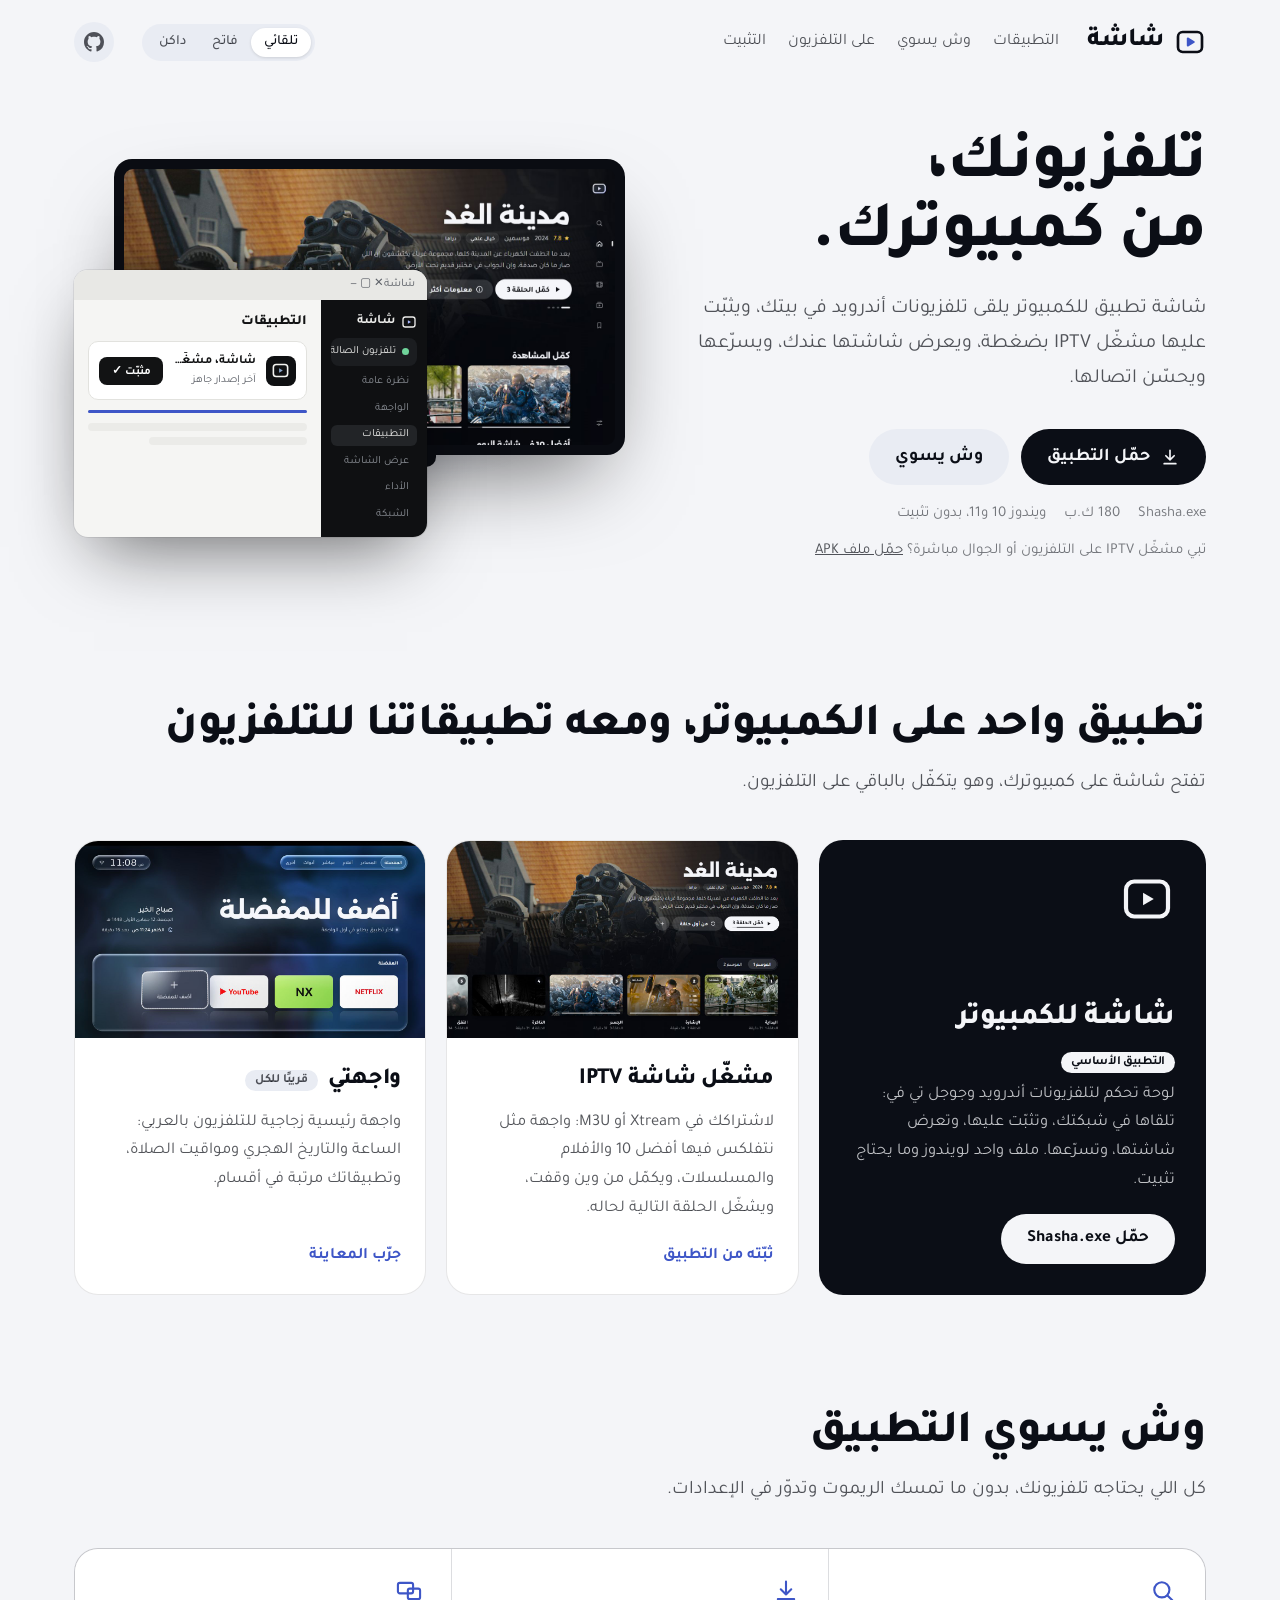
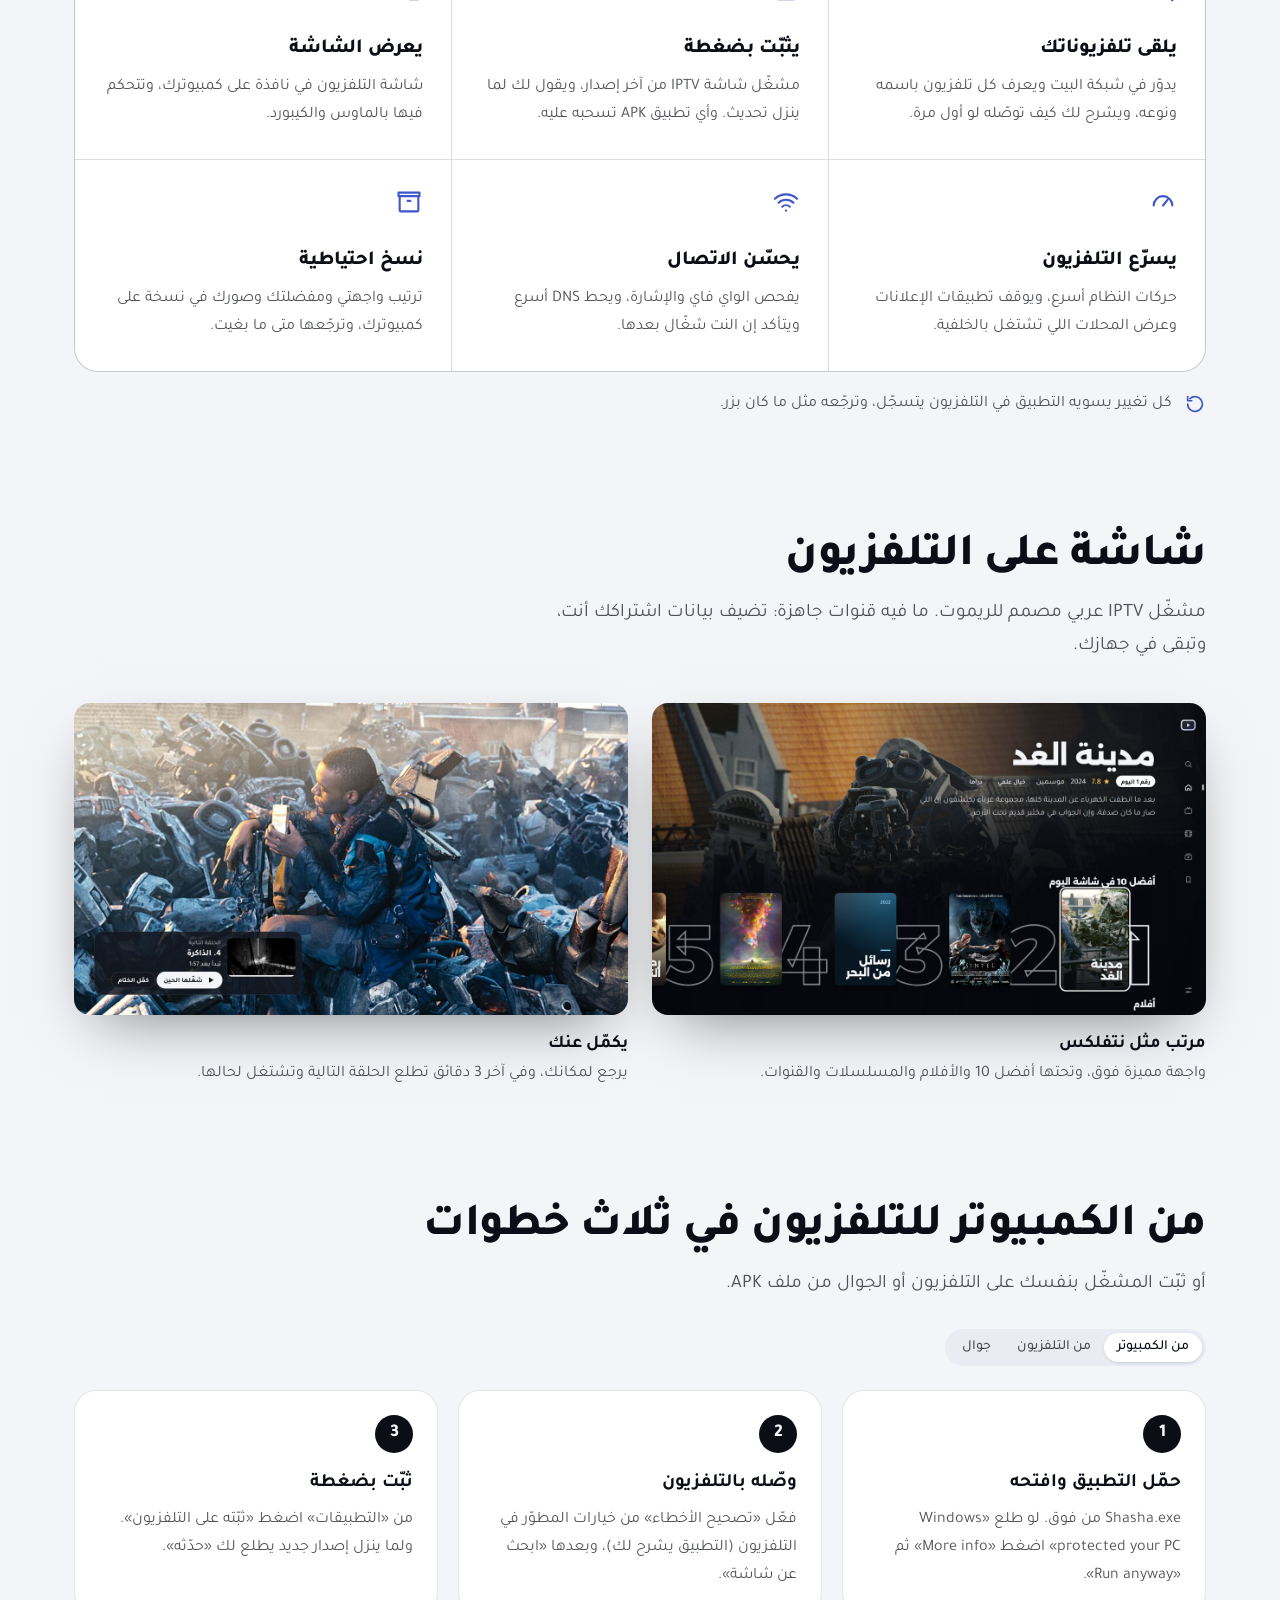
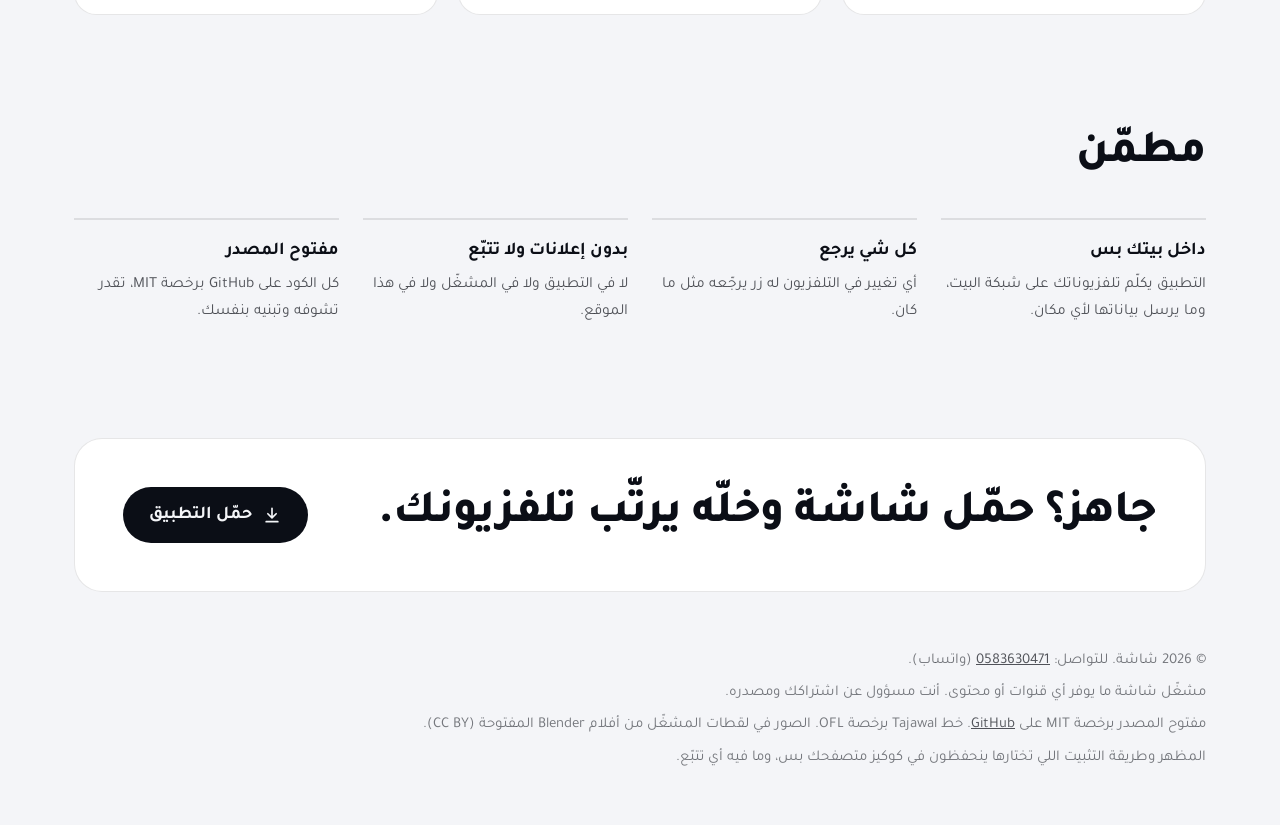
<file: docs/index.html>
<!doctype html>
<html lang="ar" dir="rtl">
<head>
<meta charset="utf-8">
<meta name="viewport" content="width=device-width, initial-scale=1">
<title>شاشة: تلفزيونك من كمبيوترك</title>
<meta name="description" content="تطبيق ويندوز يلقى تلفزيونات أندرويد في بيتك، ويثبّت عليها مشغّل شاشة IPTV بضغطة، ويعرض شاشتها ويسرّعها. مفتوح المصدر وبدون تثبيت.">
<meta property="og:title" content="شاشة: تلفزيونك من كمبيوترك">
<meta property="og:description" content="تطبيق للكمبيوتر يتحكم في تلفزيونات أندرويد، ومعه مشغّل IPTV عربي للتلفزيون. مفتوح المصدر.">
<meta property="og:image" content="https://saadharazi.github.io/shasha/assets/og.png">
<meta name="theme-color" content="#07090F">
<link rel="icon" href="assets/mark.svg" type="image/svg+xml">
<link rel="preconnect" href="https://fonts.googleapis.com">
<link rel="preconnect" href="https://fonts.gstatic.com" crossorigin>
<link href="https://fonts.googleapis.com/css2?family=Tajawal:wght@400;500;700;800&display=swap" rel="stylesheet">
<script src="assets/prefs.js"></script>
<style>
  /* ألوان النهار، وتحتها ألوان الليل (تلقائي من الجهاز أو من زر المظهر) */
  :root {
    --paper: #F4F5F8; --surface: #FFFFFF; --raised: #E9ECF3; --ink: #0B0E16; --ink-2: rgba(11,14,22,.7); --ink-3: rgba(11,14,22,.55);
    --line: rgba(11,14,22,.1); --accent: #3E56C7; --glow: rgba(62,86,199,.2); --bezel: #0A0C12;
    color-scheme: light;
  }
  @media (prefers-color-scheme: dark) {
    :root:not([data-theme="light"]) {
      --paper: #07090F; --surface: #0E121B; --raised: #171C28; --ink: #F4F6FA; --ink-2: rgba(244,246,250,.72); --ink-3: rgba(244,246,250,.55);
      --line: rgba(255,255,255,.09); --accent: #A9B8FF; --glow: rgba(140,160,255,.24); --bezel: #030407;
      color-scheme: dark;
    }
  }
  :root[data-theme="dark"] {
    --paper: #07090F; --surface: #0E121B; --raised: #171C28; --ink: #F4F6FA; --ink-2: rgba(244,246,250,.72); --ink-3: rgba(244,246,250,.55);
    --line: rgba(255,255,255,.09); --accent: #A9B8FF; --glow: rgba(140,160,255,.24); --bezel: #030407;
    color-scheme: dark;
  }

  * { box-sizing: border-box; }
  html { -webkit-text-size-adjust: 100%; scroll-behavior: smooth; }
  body { margin: 0; background: var(--paper); color: var(--ink); font: 400 18px/1.75 Tajawal, system-ui, sans-serif; overflow-x: hidden; }
  a { color: inherit; }
  img { display: block; max-width: 100%; height: auto; }
  :focus-visible { outline: 2.5px solid var(--accent); outline-offset: 3px; border-radius: 10px; }
  .wrap { max-width: 1180px; margin: 0 auto; padding: 0 24px; }
  h1, h2, h3 { margin: 0; font-weight: 800; letter-spacing: -.01em; }
  h2 { font-size: clamp(30px, 3.6vw, 46px); line-height: 1.2; }
  .sub { color: var(--ink-2); margin: 12px 0 0; max-width: 36em; font-size: 19px; }
  section { padding-top: 112px; }

  /* ---------- الشريط فوق ---------- */
  .top { display: flex; align-items: center; gap: 28px; height: 84px; }
  .brand { display: flex; align-items: center; gap: 10px; font-weight: 800; font-size: 26px; text-decoration: none; }
  .brand .mark { width: 32px; height: 32px; }
  .links { display: flex; gap: 22px; font-size: 16px; color: var(--ink-2); }
  .links a { text-decoration: none; }
  .links a:hover { color: var(--ink); }
  .spacer { flex: 1; }
  .seg { display: inline-flex; padding: 4px; border-radius: 999px; background: var(--raised); }
  .seg button { font: 500 14px Tajawal, sans-serif; color: var(--ink-2); background: none; border: 0; padding: 6px 13px; border-radius: 999px; cursor: pointer; }
  .seg button[aria-pressed="true"] { background: var(--surface); color: var(--ink); box-shadow: 0 1px 3px rgba(0,0,0,.12); }
  .gh { display: grid; place-items: center; width: 40px; height: 40px; border-radius: 50%; background: var(--raised); color: var(--ink-2); }
  .gh svg { width: 20px; height: 20px; }

  /* ---------- الواجهة الأولى ---------- */
  .hero { display: grid; grid-template-columns: 1fr 1.05fr; gap: 56px; align-items: center; padding: 48px 0 24px; }
  .hero h1 { font-size: clamp(42px, 5.1vw, 74px); line-height: 1.06; }
  .lead { font-size: 20px; color: var(--ink-2); margin: 22px 0 32px; max-width: 30em; }
  .cta { display: flex; flex-wrap: wrap; gap: 12px; align-items: center; }
  .btn { display: inline-flex; align-items: center; gap: 10px; height: 56px; padding: 0 26px; border-radius: 999px; font: 700 18px Tajawal, sans-serif; text-decoration: none; border: 0; cursor: pointer; }
  .btn svg { width: 20px; height: 20px; }
  .btn.primary { background: var(--ink); color: var(--paper); }
  .btn.primary:hover { opacity: .9; }
  .btn.quiet { background: var(--raised); color: var(--ink); }
  .meta { display: flex; flex-wrap: wrap; gap: 6px 18px; margin-top: 16px; font-size: 15px; color: var(--ink-3); }
  .alt { margin: 10px 0 0; font-size: 15px; color: var(--ink-3); }
  .alt a { color: var(--ink-2); }

  /* المشهد: تلفزيون وقدامه نافذة التطبيق، تضغط «ثبّته» والتلفزيون يشتغل */
  .stage { position: relative; padding: 0 0 70px 40px; }
  .tv { position: relative; }
  .tv .bezel { background: var(--bezel); border-radius: 18px; padding: 10px; box-shadow: 0 40px 90px -30px rgba(0,0,0,.6), 0 0 0 1px rgba(255,255,255,.04); }
  .tv .screen { position: relative; aspect-ratio: 16 / 9; border-radius: 9px; overflow: hidden; background: #000; }
  .tv .screen img { width: 100%; height: 100%; object-fit: cover; }
  .tv .off { position: absolute; inset: 0; background: radial-gradient(60% 60% at 50% 50%, #10131c, #020305); display: grid; place-items: center; }
  .tv .off svg { width: 54px; height: 54px; opacity: .35; }
  .tv .stand { width: 26%; height: 12px; margin: 0 auto; background: var(--bezel); border-radius: 0 0 10px 10px; }
  .tv::after { content: ""; position: absolute; inset: 8% 0 -8%; z-index: -1; border-radius: 50%; background: radial-gradient(closest-side, var(--glow), transparent); opacity: 0; }
  /* ألوان النافذة ثابتة: نفس ألوان تطبيق شاشة الفاتحة */
  .win { position: absolute; left: 0; bottom: 0; width: 64%; border-radius: 14px; overflow: hidden; background: #F5F5F3; color: #121314;
    box-shadow: 0 30px 70px -20px rgba(0,0,0,.55), 0 0 0 1px rgba(0,0,0,.08); font-size: 12px; line-height: 1.5; }
  .win .bar { display: flex; align-items: center; height: 30px; padding: 0 12px; background: #E8E8E5; color: #5C6067; font-size: 11.5px; }
  .win .bar .x { margin-inline-start: auto; display: flex; gap: 12px; direction: ltr; }
  .win .body { display: grid; grid-template-columns: 30% minmax(0, 1fr); min-height: 172px; }
  .win .side { background: #0F1012; color: #8B8F96; padding: 12px 10px; display: flex; flex-direction: column; gap: 6px; }
  .win .side b { color: #ECECEA; font-size: 13px; display: flex; align-items: center; gap: 6px; }
  .win .side b svg { width: 16px; height: 16px; }
  .win .side .dev { background: #1B1D20; border-radius: 8px; padding: 6px 8px; font-size: 11px; color: #ECECEA; display: flex; align-items: center; gap: 6px; }
  .win .side .dev i { width: 7px; height: 7px; border-radius: 50%; background: #6FD39A; flex: none; }
  .win .side span, .win .side .dev, .win .card .t b, .win .card .t small { white-space: nowrap; overflow: hidden; text-overflow: ellipsis; }
  .win .side span { padding: 2px 8px; border-radius: 6px; font-size: 11px; }
  .win .side span.on { background: #222427; color: #ECECEA; }
  .win .main { padding: 12px 14px; min-width: 0; }
  .win .main h4 { margin: 0 0 8px; font-size: 14px; font-weight: 800; }
  .win .card { display: flex; align-items: center; gap: 10px; border: 1px solid #E2E2DE; border-radius: 10px; padding: 10px; background: #fff; }
  .win .card .ic { width: 30px; height: 30px; border-radius: 8px; background: #0F1012; display: grid; place-items: center; flex: none; }
  .win .card .ic svg { width: 19px; height: 19px; }
  .win .card .t { flex: 1; min-width: 0; }
  .win .card .t b { display: block; font-size: 12.5px; }
  .win .card .t small { color: #5C6067; font-size: 11px; }
  .win .go { position: relative; flex: none; height: 28px; min-width: 64px; padding: 0 12px; border-radius: 8px; background: #121314; color: #fff; font: 700 11.5px Tajawal, sans-serif; display: grid; place-items: center; overflow: hidden; }
  .win .go .l2, .win .go .l3 { position: absolute; inset: 0; display: grid; place-items: center; opacity: 0; }
  .win .prog { height: 3px; border-radius: 2px; background: #E2E2DE; margin-top: 10px; overflow: hidden; }
  .win .prog i { display: block; height: 100%; width: 100%; background: #3E56C7; transform: scaleX(0); transform-origin: right; }
  .win .rows { margin-top: 10px; display: grid; gap: 6px; }
  .win .rows div { height: 8px; border-radius: 4px; background: #EBEBE8; }
  .win .rows div:nth-child(2) { width: 72%; }

  /* الحركة: مرة وحدة لما يبان المشهد */
  .play .win { animation: rise .8s .2s cubic-bezier(.2,.8,.2,1) both; }
  .play .win .go { animation: press .25s 1.3s ease both; }
  .play .win .go .l1 { animation: out .2s 1.45s both; }
  .play .win .go .l2 { animation: inout 1.5s 1.45s both; }
  .play .win .go .l3 { animation: in .3s 2.95s both; }
  .play .win .prog i { animation: fill 1.5s 1.45s cubic-bezier(.4,0,.2,1) both; }
  .play .tv .off { animation: out .9s 3s ease both; }
  .play .tv::after { animation: in 1.4s 3s ease both; }
  @keyframes rise { from { opacity: 0; transform: translateY(26px); } }
  @keyframes press { 50% { transform: scale(.94); } }
  @keyframes out { to { opacity: 0; } }
  @keyframes in { to { opacity: 1; } }
  @keyframes inout { 10%, 90% { opacity: 1; } to { opacity: 0; } }
  @keyframes fill { to { transform: none; } }
  @media (prefers-reduced-motion: reduce) {
    .play .win, .play .win .go { animation: none; }
  }

  /* ---------- التطبيقات ---------- */
  .apps { display: grid; grid-template-columns: 1.1fr 1fr 1fr; gap: 20px; margin-top: 40px; }
  .app { background: var(--surface); border: 1px solid var(--line); border-radius: 24px; overflow: hidden; display: flex; flex-direction: column; }
  .app .pic { aspect-ratio: 16 / 9; background: #000; }
  .app .pic img { width: 100%; height: 100%; object-fit: cover; }
  .app .txt { padding: 22px 24px 24px; display: flex; flex-direction: column; flex: 1; }
  .app h3 { font-size: 23px; display: flex; flex-wrap: wrap; align-items: center; gap: 6px 10px; }
  .app .tag { font: 700 12.5px Tajawal, sans-serif; padding: 3px 10px; border-radius: 999px; background: var(--raised); color: var(--ink-2); }
  .app p { margin: 8px 0 18px; color: var(--ink-2); font-size: 16.5px; flex: 1; }
  .app .act { font-weight: 700; font-size: 16px; color: var(--accent); text-decoration: none; align-self: flex-start; }
  .app .act:hover { text-decoration: underline; }
  /* التطبيق الأساسي مقلوب الألوان عشان يبان إنه الأساس */
  .app.main { background: var(--ink); color: var(--paper); border-color: transparent; }
  .app.main .txt { padding: 30px 30px 30px; justify-content: flex-end; }
  .app.main .mark { width: 56px; height: 56px; margin-bottom: auto; }
  .app.main h3 { font-size: 30px; margin-top: 40px; }
  .app.main .tag { background: var(--paper); color: var(--ink); }
  .app.main p { color: inherit; opacity: .78; flex: none; }
  .app.main .btn { background: var(--paper); color: var(--ink); align-self: flex-start; height: 50px; font-size: 17px; }

  /* ---------- وش يسوي ---------- */
  .feats { display: grid; grid-template-columns: repeat(3, 1fr); gap: 1px; background: var(--line); border: 1px solid var(--line); border-radius: 24px; overflow: hidden; margin-top: 40px; }
  .feat { background: var(--surface); padding: 28px 28px 30px; }
  .feat svg { width: 28px; height: 28px; color: var(--accent); }
  .feat h3 { font-size: 20px; margin-top: 14px; }
  .feat p { margin: 6px 0 0; color: var(--ink-2); font-size: 16px; }
  .undo { margin: 18px 0 0; display: flex; gap: 12px; align-items: center; color: var(--ink-2); font-size: 16px; }
  .undo svg { width: 22px; height: 22px; color: var(--accent); flex: none; }

  /* ---------- على التلفزيون ---------- */
  .shots { display: grid; grid-template-columns: 1fr 1fr; gap: 24px; margin-top: 40px; }
  .shots figure { margin: 0; }
  .shots img { border-radius: 16px; box-shadow: 0 24px 60px -24px rgba(0,0,0,.5); aspect-ratio: 16 / 9; object-fit: cover; width: 100%; }
  .shots figcaption { margin-top: 14px; color: var(--ink-2); font-size: 16px; }
  .shots figcaption b { color: var(--ink); display: block; font-size: 18px; }

  /* ---------- التثبيت ---------- */
  .tabs { margin-top: 28px; }
  .steps { list-style: none; counter-reset: s; padding: 0; margin: 24px 0 0; display: grid; grid-template-columns: repeat(3, 1fr); gap: 20px; }
  .steps[hidden] { display: none; }
  .steps li { counter-increment: s; background: var(--surface); border: 1px solid var(--line); border-radius: 22px; padding: 24px; }
  .steps li::before { content: counter(s); display: grid; place-items: center; width: 38px; height: 38px; border-radius: 50%; background: var(--ink); color: var(--paper); font-weight: 800; margin-bottom: 14px; }
  .steps b { display: block; font-size: 19px; }
  .steps p { margin: 6px 0 0; color: var(--ink-2); font-size: 16px; }
  .url { display: flex; gap: 8px; align-items: center; margin-top: 12px; background: var(--raised); border-radius: 12px; padding: 6px 6px 6px 10px; direction: ltr; }
  .url code { flex: 1; min-width: 0; overflow-wrap: anywhere; font: 600 15px ui-monospace, Consolas, monospace; padding-left: 6px; }
  .url button { font: 600 14px Tajawal, sans-serif; border: 0; border-radius: 9px; padding: 6px 12px; background: var(--surface); color: var(--ink); cursor: pointer; }

  /* ---------- مطمّن ---------- */
  .trust { display: grid; grid-template-columns: repeat(4, 1fr); gap: 24px; margin-top: 36px; }
  .trust div { border-top: 2px solid var(--line); padding-top: 16px; }
  .trust b { display: block; font-size: 18px; }
  .trust p { margin: 4px 0 0; color: var(--ink-2); font-size: 15.5px; }

  /* ---------- آخر الصفحة ---------- */
  .final { margin-top: 112px; background: var(--surface); border: 1px solid var(--line); border-radius: 28px; padding: 48px; display: flex; gap: 24px 32px; align-items: center; flex-wrap: wrap; }
  .final h2 { flex: 1; min-width: 260px; }
  footer { padding: 56px 0 48px; color: var(--ink-3); font-size: 15px; }
  footer p { margin: 0 0 6px; }
  footer a { color: var(--ink-2); }

  @media (max-width: 960px) {
    .hero { grid-template-columns: 1fr; gap: 40px; }
    .apps { grid-template-columns: 1fr; }
    .app.main h3 { margin-top: 24px; }
    .feats { grid-template-columns: 1fr 1fr; }
    .trust { grid-template-columns: 1fr 1fr; }
  }
  @media (max-width: 640px) {
    .wrap { padding: 0 16px; }
    .top { gap: 12px; height: 72px; }
    .links { display: none; }
    .seg button { padding: 6px 10px; }
    .lead { font-size: 18px; }
    .stage { padding: 0 0 56px 0; }
    .win { width: 76%; font-size: 11px; }
    .win .body { grid-template-columns: 1fr; min-height: 0; }
    .win .side, .win .rows { display: none; }
    .feats, .shots, .steps, .trust { grid-template-columns: 1fr; }
    section { padding-top: 80px; }
    .final { margin-top: 80px; padding: 30px 24px; }
  }
</style>
</head>
<body>
<div class="wrap">
  <header class="top">
    <a class="brand" href="./" aria-label="شاشة">
      <svg class="mark" viewBox="0 0 24 24" aria-hidden="true"><path d="M6.5,4.5h11a3.5,3.5 0 0,1 3.5,3.5v8a3.5,3.5 0 0,1 -3.5,3.5h-11A3.5,3.5 0 0,1 3,16v-8A3.5,3.5 0 0,1 6.5,4.5z" fill="none" stroke="currentColor" stroke-width="2"/><path d="M10.3,9.3v5.4l4.6,-2.7z" fill="var(--accent)" stroke="var(--accent)" stroke-width="1.4" stroke-linejoin="round"/></svg>
      شاشة
    </a>
    <nav class="links" aria-label="أقسام الصفحة">
      <a href="#apps">التطبيقات</a>
      <a href="#what">وش يسوي</a>
      <a href="#tv">على التلفزيون</a>
      <a href="#install">التثبيت</a>
    </nav>
    <span class="spacer"></span>
    <div class="seg" role="group" aria-label="المظهر" id="theme">
      <button type="button" data-v="auto">تلقائي</button>
      <button type="button" data-v="light">فاتح</button>
      <button type="button" data-v="dark">داكن</button>
    </div>
    <a class="gh" href="https://github.com/saadharazi/shasha" aria-label="الكود على GitHub">
      <svg viewBox="0 0 16 16" fill="currentColor" aria-hidden="true"><path d="M8 0C3.58 0 0 3.58 0 8c0 3.54 2.29 6.53 5.47 7.59.4.07.55-.17.55-.38 0-.19-.01-.82-.01-1.49-2.01.37-2.53-.49-2.69-.94-.09-.23-.48-.94-.82-1.13-.28-.15-.68-.52-.01-.53.63-.01 1.08.58 1.23.82.72 1.21 1.87.87 2.33.66.07-.52.28-.87.51-1.07-1.78-.2-3.64-.89-3.64-3.95 0-.87.31-1.59.82-2.15-.08-.2-.36-1.02.08-2.12 0 0 .67-.21 2.2.82.64-.18 1.32-.27 2-.27.68 0 1.36.09 2 .27 1.53-1.04 2.2-.82 2.2-.82.44 1.1.16 1.92.08 2.12.51.56.82 1.27.82 2.15 0 3.07-1.87 3.75-3.65 3.95.29.25.54.73.54 1.48 0 1.07-.01 1.93-.01 2.2 0 .21.15.46.55.38A8.013 8.013 0 0016 8c0-4.42-3.58-8-8-8z"/></svg>
    </a>
  </header>

  <main>
    <div class="hero">
      <div>
        <h1>تلفزيونك،<br>من كمبيوترك.</h1>
        <p class="lead">شاشة تطبيق للكمبيوتر يلقى تلفزيونات أندرويد في بيتك، ويثبّت عليها مشغّل IPTV بضغطة، ويعرض شاشتها عندك، ويسرّعها ويحسّن اتصالها.</p>
        <div class="cta">
          <a class="btn primary" id="download" href="https://github.com/saadharazi/shasha/releases/download/pc-1.3/Shasha.exe" download>
            <svg viewBox="0 0 24 24" fill="none" stroke="currentColor" stroke-width="2" stroke-linecap="round" stroke-linejoin="round" aria-hidden="true"><path d="M12 4v11M7 10.5l5 5 5-5M5 20h14"/></svg>
            حمّل التطبيق
          </a>
          <a class="btn quiet" href="#what">وش يسوي</a>
        </div>
        <div class="meta"><span>Shasha.exe</span><span>180 ك.ب</span><span>ويندوز 10 و11، بدون تثبيت</span></div>
        <p class="alt">تبي مشغّل IPTV على التلفزيون أو الجوال مباشرة؟ <a id="apkLink" href="https://github.com/saadharazi/shasha/releases/latest/download/shasha.apk">حمّل ملف APK</a> <span id="apkMeta"></span></p>
      </div>

      <div class="stage" id="stage">
        <div class="tv">
          <div class="bezel"><div class="screen">
            <img src="assets/tv-home.jpg" alt="مشغّل شاشة على التلفزيون: الواجهة الرئيسية بصورة المسلسل المميز وتحتها صف كمّل المشاهدة" width="1280" height="720" fetchpriority="high">
            <div class="off" aria-hidden="true"><svg viewBox="0 0 24 24"><path d="M6.5,4.5h11a3.5,3.5 0 0,1 3.5,3.5v8a3.5,3.5 0 0,1 -3.5,3.5h-11A3.5,3.5 0 0,1 3,16v-8A3.5,3.5 0 0,1 6.5,4.5z" fill="none" stroke="#fff" stroke-width="1.5"/></svg></div>
          </div></div>
          <div class="stand"></div>
        </div>
        <div class="win" aria-hidden="true">
          <div class="bar"><span>شاشة</span><span class="x">— ▢ ✕</span></div>
          <div class="body">
            <div class="side">
              <b><svg viewBox="0 0 24 24"><path d="M6.5,4.5h11a3.5,3.5 0 0,1 3.5,3.5v8a3.5,3.5 0 0,1 -3.5,3.5h-11A3.5,3.5 0 0,1 3,16v-8A3.5,3.5 0 0,1 6.5,4.5z" fill="none" stroke="#ECECEA" stroke-width="2"/><path d="M10.3,9.3v5.4l4.6,-2.7z" fill="#A9B8FF"/></svg>شاشة</b>
              <div class="dev"><i></i>تلفزيون الصالة</div>
              <span>نظرة عامة</span><span>الواجهة</span><span class="on">التطبيقات</span><span>عرض الشاشة</span><span>الأداء</span><span>الشبكة</span>
            </div>
            <div class="main">
              <h4>التطبيقات</h4>
              <div class="card">
                <span class="ic"><svg viewBox="0 0 24 24"><path d="M6.5,4.5h11a3.5,3.5 0 0,1 3.5,3.5v8a3.5,3.5 0 0,1 -3.5,3.5h-11A3.5,3.5 0 0,1 3,16v-8A3.5,3.5 0 0,1 6.5,4.5z" fill="none" stroke="#F3F3F0" stroke-width="2"/><path d="M10.3,9.3v5.4l4.6,-2.7z" fill="#8EA8CC"/></svg></span>
                <span class="t"><b>شاشة، مشغّل IPTV</b><small>آخر إصدار جاهز</small></span>
                <span class="go"><span class="l1">ثبّته</span><span class="l2">نثبّته…</span><span class="l3">مثبّت ✓</span></span>
              </div>
              <div class="prog"><i></i></div>
              <div class="rows"><div></div><div></div></div>
            </div>
          </div>
        </div>
      </div>
    </div>

    <section id="apps">
      <h2>تطبيق واحد على الكمبيوتر، ومعه تطبيقاتنا للتلفزيون</h2>
      <p class="sub">تفتح شاشة على كمبيوترك، وهو يتكفّل بالباقي على التلفزيون.</p>
      <div class="apps">
        <article class="app main">
          <div class="txt">
            <svg class="mark" viewBox="0 0 24 24" aria-hidden="true"><path d="M6.5,4.5h11a3.5,3.5 0 0,1 3.5,3.5v8a3.5,3.5 0 0,1 -3.5,3.5h-11A3.5,3.5 0 0,1 3,16v-8A3.5,3.5 0 0,1 6.5,4.5z" fill="none" stroke="currentColor" stroke-width="1.8"/><path d="M10.3,9.3v5.4l4.6,-2.7z" fill="currentColor"/></svg>
            <h3>شاشة للكمبيوتر <span class="tag">التطبيق الأساسي</span></h3>
            <p>لوحة تحكم لتلفزيونات أندرويد وجوجل تي في: تلقاها في شبكتك، وتثبّت عليها، وتعرض شاشتها، وتسرّعها. ملف واحد لويندوز وما يحتاج تثبيت.</p>
            <a class="btn" href="https://github.com/saadharazi/shasha/releases/download/pc-1.3/Shasha.exe" download>حمّل Shasha.exe</a>
          </div>
        </article>
        <article class="app">
          <div class="pic"><img src="assets/tv-series.jpg" alt="مشغّل شاشة: صفحة مسلسل فيها زر كمّل الحلقة 3 وقائمة الحلقات" width="1280" height="720" loading="lazy"></div>
          <div class="txt">
            <h3>مشغّل شاشة IPTV</h3>
            <p>لاشتراكك في Xtream أو M3U: واجهة مثل نتفلكس فيها أفضل 10 والأفلام والمسلسلات، ويكمّل من وين وقفت، ويشغّل الحلقة التالية لحاله.</p>
            <a class="act" href="#install">ثبّته من التطبيق</a>
          </div>
        </article>
        <article class="app">
          <div class="pic"><img src="assets/wajhati.jpg" alt="واجهتي: الواجهة الرئيسية الزجاجية للتلفزيون بالساعة والتاريخ الهجري والمفضلة" width="1280" height="720" loading="lazy"></div>
          <div class="txt">
            <h3>واجهتي <span class="tag">قريبًا للكل</span></h3>
            <p>واجهة رئيسية زجاجية للتلفزيون بالعربي: الساعة والتاريخ الهجري ومواقيت الصلاة، وتطبيقاتك مرتبة في أقسام.</p>
            <a class="act" href="preview/">جرّب المعاينة</a>
          </div>
        </article>
      </div>
    </section>

    <section id="what">
      <h2>وش يسوي التطبيق</h2>
      <p class="sub">كل اللي يحتاجه تلفزيونك، بدون ما تمسك الريموت وتدوّر في الإعدادات.</p>
      <div class="feats">
        <div class="feat"><svg viewBox="0 0 24 24" fill="none" stroke="currentColor" stroke-width="1.8" stroke-linecap="round" aria-hidden="true"><circle cx="11" cy="11" r="6.5"/><path d="M20 20l-4.2-4.2"/></svg>
          <h3>يلقى تلفزيوناتك</h3><p>يدوّر في شبكة البيت ويعرف كل تلفزيون باسمه ونوعه، ويشرح لك كيف توصّله لو أول مرة.</p></div>
        <div class="feat"><svg viewBox="0 0 24 24" fill="none" stroke="currentColor" stroke-width="1.8" stroke-linecap="round" stroke-linejoin="round" aria-hidden="true"><path d="M12 4v11M7.5 10.5L12 15l4.5-4.5M5 19h14"/></svg>
          <h3>يثبّت بضغطة</h3><p>مشغّل شاشة IPTV من آخر إصدار، ويقول لك لما ينزل تحديث. وأي تطبيق APK تسحبه عليه.</p></div>
        <div class="feat"><svg viewBox="0 0 24 24" fill="none" stroke="currentColor" stroke-width="1.8" stroke-linejoin="round" aria-hidden="true"><rect x="2.5" y="5" width="13" height="9" rx="1.6"/><rect x="11" y="10" width="10.5" height="9" rx="1.6"/></svg>
          <h3>يعرض الشاشة</h3><p>شاشة التلفزيون في نافذة على كمبيوترك، وتتحكم فيها بالماوس والكيبورد.</p></div>
        <div class="feat"><svg viewBox="0 0 24 24" fill="none" stroke="currentColor" stroke-width="1.8" stroke-linecap="round" aria-hidden="true"><path d="M4 15a8 8 0 1 1 16 0"/><path d="M12 15l4-5"/></svg>
          <h3>يسرّع التلفزيون</h3><p>حركات النظام أسرع، ويوقف تطبيقات الإعلانات وعرض المحلات اللي تشتغل بالخلفية.</p></div>
        <div class="feat"><svg viewBox="0 0 24 24" fill="none" stroke="currentColor" stroke-width="1.8" stroke-linecap="round" aria-hidden="true"><path d="M2.5 9.2a14 14 0 0 1 19 0M5.6 12.6a9.5 9.5 0 0 1 12.8 0M8.7 16a5 5 0 0 1 6.6 0"/><path d="M12 19.4h.01"/></svg>
          <h3>يحسّن الاتصال</h3><p>يفحص الواي فاي والإشارة، ويحط DNS أسرع ويتأكد إن النت شغّال بعدها.</p></div>
        <div class="feat"><svg viewBox="0 0 24 24" fill="none" stroke="currentColor" stroke-width="1.8" stroke-linejoin="round" aria-hidden="true"><path d="M4 7h16v12a1 1 0 0 1-1 1H5a1 1 0 0 1-1-1zM3 4h18v3H3z"/><path d="M10 11h4"/></svg>
          <h3>نسخ احتياطية</h3><p>ترتيب واجهتي ومفضلتك وصورك في نسخة على كمبيوترك، وترجّعها متى ما بغيت.</p></div>
      </div>
      <p class="undo"><svg viewBox="0 0 24 24" fill="none" stroke="currentColor" stroke-width="1.8" stroke-linecap="round" stroke-linejoin="round" aria-hidden="true"><path d="M4 12a8 8 0 1 0 2.4-5.7M4 4v4.5h4.5"/></svg>كل تغيير يسويه التطبيق في التلفزيون يتسجّل، وترجّعه مثل ما كان بزر.</p>
    </section>

    <section id="tv">
      <h2>شاشة على التلفزيون</h2>
      <p class="sub">مشغّل IPTV عربي مصمم للريموت. ما فيه قنوات جاهزة: تضيف بيانات اشتراكك أنت، وتبقى في جهازك.</p>
      <div class="shots">
        <figure><img src="assets/tv-top10.jpg" alt="صف أفضل 10 في مشغّل شاشة" width="1280" height="720" loading="lazy">
          <figcaption><b>مرتب مثل نتفلكس</b>واجهة مميزة فوق، وتحتها أفضل 10 والأفلام والمسلسلات والقنوات.</figcaption></figure>
        <figure><img src="assets/tv-next.jpg" alt="بطاقة الحلقة التالية في آخر الحلقة مع العد التنازلي" width="1280" height="720" loading="lazy">
          <figcaption><b>يكمّل عنك</b>يرجع لمكانك، وفي آخر 3 دقائق تطلع الحلقة التالية وتشتغل لحالها.</figcaption></figure>
      </div>
    </section>

    <section id="install">
      <h2>من الكمبيوتر للتلفزيون في ثلاث خطوات</h2>
      <p class="sub">أو ثبّت المشغّل بنفسك على التلفزيون أو الجوال من ملف APK.</p>
      <div class="seg tabs" role="group" aria-label="طريقة التثبيت" id="device">
        <button type="button" data-v="pc">من الكمبيوتر</button>
        <button type="button" data-v="tv">من التلفزيون</button>
        <button type="button" data-v="phone">جوال</button>
      </div>
      <ol class="steps" data-for="pc">
        <li><b>حمّل التطبيق وافتحه</b><p>Shasha.exe من فوق. لو طلع «Windows protected your PC» اضغط «More info» ثم «Run anyway».</p></li>
        <li><b>وصّله بالتلفزيون</b><p>فعّل «تصحيح الأخطاء» من خيارات المطوّر في التلفزيون (التطبيق يشرح لك)، وبعدها «ابحث عن شاشة».</p></li>
        <li><b>ثبّت بضغطة</b><p>من «التطبيقات» اضغط «ثبّته على التلفزيون». ولما ينزل إصدار جديد يطلع لك «حدّثه».</p></li>
      </ol>
      <ol class="steps" data-for="tv" hidden>
        <li><b>نزّل تطبيق Downloader</b><p>من متجر Google Play في التلفزيون، ابحث عن Downloader وثبّته.</p></li>
        <li><b>اكتب الرابط</b><p>افتحه واكتب هذا العنوان في خانة الرابط:</p>
          <div class="url"><code>saadharazi.github.io/shasha/apk</code><button type="button" data-copy="saadharazi.github.io/shasha/apk">انسخ</button></div></li>
        <li><b>ثبّته</b><p>لما يخلص التحميل اختر «تثبيت». أول مرة بيطلب إذن تثبيت التطبيقات لـ Downloader: فعّله وارجع.</p></li>
      </ol>
      <ol class="steps" data-for="phone" hidden>
        <li><b>حمّل الملف</b><p>اضغط «حمّل ملف APK» فوق من جوالك.</p></li>
        <li><b>افتحه</b><p>من التنبيهات أو من مجلد التنزيلات.</p></li>
        <li><b>ثبّته</b><p>لو طلب إذن تثبيت التطبيقات للمتصفح، فعّله وارجع، وبعدها اضغط «تثبيت».</p></li>
      </ol>
    </section>

    <section id="trust">
      <h2>مطمّن</h2>
      <div class="trust">
        <div><b>داخل بيتك بس</b><p>التطبيق يكلّم تلفزيوناتك على شبكة البيت، وما يرسل بياناتها لأي مكان.</p></div>
        <div><b>كل شي يرجع</b><p>أي تغيير في التلفزيون له زر يرجّعه مثل ما كان.</p></div>
        <div><b>بدون إعلانات ولا تتبّع</b><p>لا في التطبيق ولا في المشغّل ولا في هذا الموقع.</p></div>
        <div><b>مفتوح المصدر</b><p>كل الكود على GitHub برخصة MIT، تقدر تشوفه وتبنيه بنفسك.</p></div>
      </div>
    </section>

    <div class="final">
      <h2>جاهز؟ حمّل شاشة وخلّه يرتّب تلفزيونك.</h2>
      <a class="btn primary" href="https://github.com/saadharazi/shasha/releases/download/pc-1.3/Shasha.exe" download>
        <svg viewBox="0 0 24 24" fill="none" stroke="currentColor" stroke-width="2" stroke-linecap="round" stroke-linejoin="round" aria-hidden="true"><path d="M12 4v11M7 10.5l5 5 5-5M5 20h14"/></svg>
        حمّل التطبيق
      </a>
    </div>
  </main>

  <footer>
    <p>© 2026 شاشة. للتواصل: <a href="https://wa.me/966583630471">0583630471</a> (واتساب).</p>
    <p>مشغّل شاشة ما يوفر أي قنوات أو محتوى. أنت مسؤول عن اشتراكك ومصدره.</p>
    <p>مفتوح المصدر برخصة MIT على <a href="https://github.com/saadharazi/shasha">GitHub</a>. خط Tajawal برخصة OFL. الصور في لقطات المشغّل من أفلام Blender المفتوحة (CC BY).</p>
    <p>المظهر وطريقة التثبيت اللي تختارها ينحفظون في كوكيز متصفحك بس، وما فيه أي تتبّع.</p>
  </footer>
</div>

<script>
  // اختيارات الزائر: تنحفظ في الكوكيز وترجع لما يرجع
  function seg(id, key, fallback, apply) {
    var box = document.getElementById(id), v = prefs.get(key, fallback);
    function set(val, save) {
      box.querySelectorAll('button').forEach(function (b) { b.setAttribute('aria-pressed', String(b.dataset.v === val)); });
      apply(val);
      if (save) prefs.set(key, val);
    }
    box.addEventListener('click', function (e) { var b = e.target.closest('button'); if (b) set(b.dataset.v, true); });
    set(v, false);
  }
  seg('theme', 'theme', 'auto', function (v) {
    if (v === 'auto') document.documentElement.removeAttribute('data-theme');
    else document.documentElement.setAttribute('data-theme', v);
  });
  var ua = navigator.userAgent;
  var guess = /Android TV|AFT|BRAVIA|SMART-TV|GoogleTV/i.test(ua) ? 'tv' : /Mobi|Android|iPhone|iPad/i.test(ua) ? 'phone' : 'pc';
  seg('device', 'install', guess, function (v) {
    document.querySelectorAll('ol.steps').forEach(function (o) { o.hidden = o.dataset.for !== v; });
  });

  document.querySelectorAll('[data-copy]').forEach(function (b) {
    b.addEventListener('click', function () {
      if (!navigator.clipboard) return;
      navigator.clipboard.writeText(b.dataset.copy).then(function () {
        b.textContent = 'انسخ ✓'; setTimeout(function () { b.textContent = 'انسخ'; }, 1600);
      });
    });
  });

  // المشهد يشتغل مرة وحدة لما يبان
  var stage = document.getElementById('stage');
  if ('IntersectionObserver' in window) {
    new IntersectionObserver(function (es, o) { if (es[0].isIntersecting) { stage.classList.add('play'); o.disconnect(); } }, { threshold: .35 }).observe(stage);
  } else stage.classList.add('play');

  // رقم آخر إصدار للمشغّل وحجمه من GitHub (لو ما رد، يبقى الرابط بدونه)
  fetch('https://api.github.com/repos/saadharazi/shasha/releases/latest').then(function (r) { return r.ok ? r.json() : null; }).then(function (rel) {
    if (!rel) return;
    var apk = (rel.assets || []).filter(function (a) { return /\.apk$/.test(a.name); })[0];
    var size = apk ? (apk.size < 1048576 ? Math.round(apk.size / 1024) + ' ك.ب' : (apk.size / 1048576).toFixed(1) + ' م.ب') : '';
    document.getElementById('apkMeta').textContent = '(الإصدار ' + rel.tag_name.replace(/^v/, '') + (size ? '، ' + size : '') + '، أندرويد 7 وأحدث)';
  }).catch(function () {});
</script>
</body>
</html>
</file>
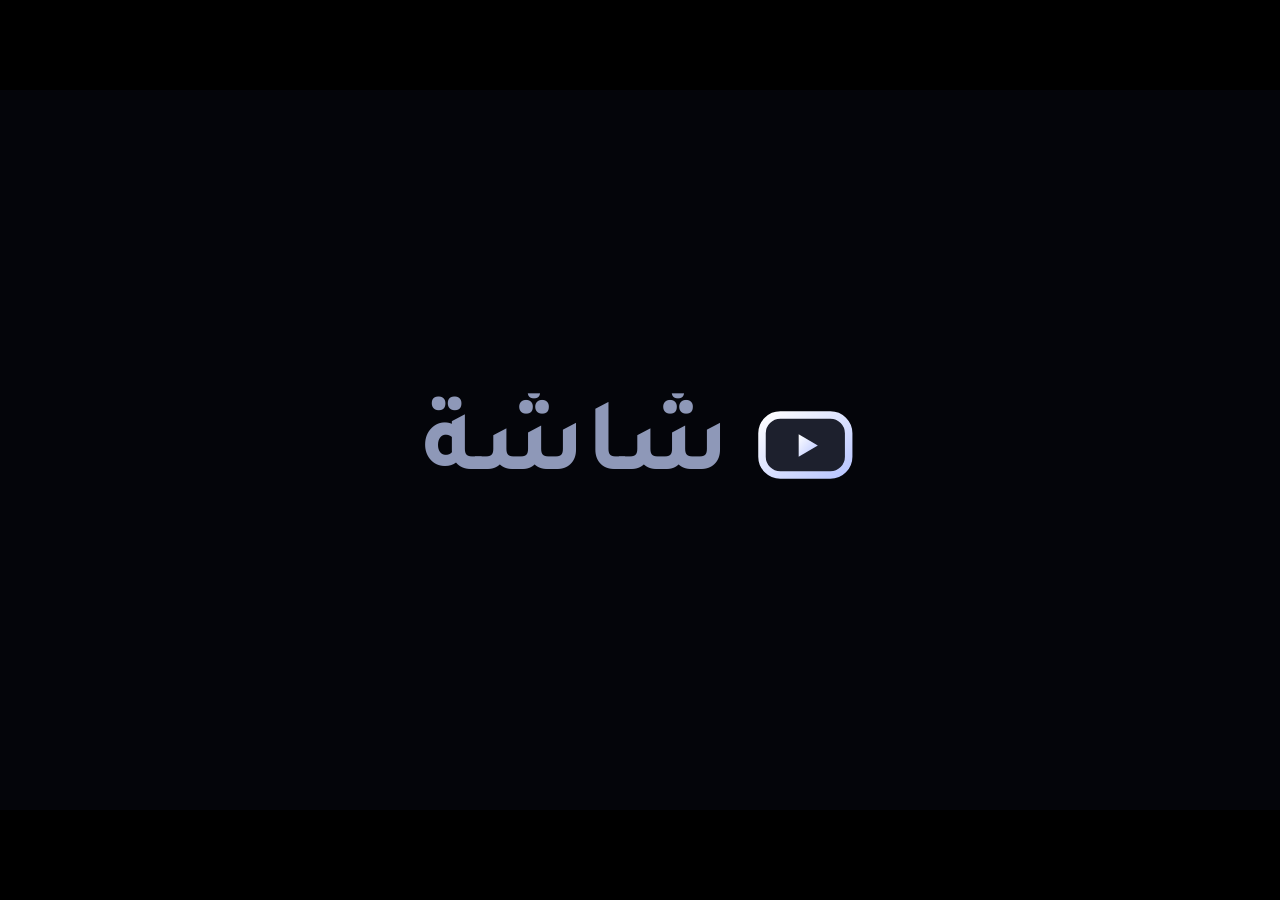
<file: tv-web/index.html>
<!doctype html>
<html lang="ar" dir="rtl">
<head>
<meta charset="utf-8">
<meta name="viewport" content="width=1920, initial-scale=1">
<title>شاشة</title>
<link rel="stylesheet" href="app.css">
</head>
<body>
<div id="stage">
  <div id="bd"><img alt="" id="bd0"><img alt="" id="bd1"><div class="tint" id="bdt"></div><div class="shade"></div></div>

  <section class="screen" id="browse"><div class="info" id="info"></div><div class="rows" id="rows"></div></section>

  <section class="screen" id="live">
    <div class="lhead"><h1 id="liveT">كل القنوات</h1><span id="liveN"></span></div>
    <div class="catbox"><div class="cats" id="cats" data-scroll data-top="0" data-bot="120" data-group></div></div>
    <div class="clist"><div class="vl" id="chs" data-top="8" data-bot="150"></div><div class="fadeb"></div></div>
    <div class="pv" id="pv"></div>
  </section>

  <section class="screen" id="details"><div class="dinfo" id="dinfo"></div><div class="dbottom" id="dbottom"></div></section>

  <section class="screen" id="player">
    <div class="vid"><video id="video" playsinline></video><div class="spin" id="spin"></div></div>
    <div class="osd" id="osd"><div class="scrim"></div>
      <div class="pbrand"><svg viewBox="0 0 64 64"><use xlink:href="#mark"/></svg><b>شاشة</b></div>
      <div class="pclock panel" data-clock></div>
      <div class="pinfo" id="pinfo"></div>
    </div>
    <div class="corner" id="corner">
      <div class="resume panel" id="cResume"></div>
      <div class="nextc panel" id="cNext"></div>
    </div>
    <div class="flash" id="flash"></div>
    <aside class="side" id="side"></aside>
  </section>

  <section class="screen" id="add">
    <div class="addh"><h1>الاشتراكات</h1><p id="addSub">أضف اشتراكك: حساب Xtream أو رابط قائمة M3U.</p></div>
    <div class="addwrap">
      <div class="form" data-group>
        <div class="seg panel big" id="kind"><b class="on" data-f data-act="kind" data-k="x">حساب Xtream</b><b data-f data-act="kind" data-k="m">رابط M3U</b></div>
        <div id="fx">
          <div class="flabel">رابط السيرفر</div><input class="field ltr" id="fServer" data-f data-first placeholder="http://example.com:8080" autocomplete="off" spellcheck="false">
          <div class="frow"><div><div class="flabel">اسم المستخدم</div><input class="field ltr" id="fUser" data-f placeholder="username" autocomplete="off" spellcheck="false"></div>
            <div><div class="flabel">كلمة المرور</div><input class="field ltr" id="fPass" data-f placeholder="password" autocomplete="off" spellcheck="false"></div></div>
        </div>
        <div id="fm" hidden><div class="flabel">رابط القائمة</div><input class="field ltr" id="fUrl" data-f placeholder="http://example.com/get.php?type=m3u" autocomplete="off" spellcheck="false"></div>
        <div class="flabel">اسم يميّزه (اختياري)</div><input class="field" id="fName" data-f placeholder="اشتراك البيت" autocomplete="off">
        <div class="ferr" id="ferr"></div>
        <div class="actions" style="margin-top:8px"><div class="btn" data-f data-act="save" id="saveBtn"><svg class="i" viewBox="0 0 24 24"><path d="m5 12 5 5L20 7"/></svg>احفظ وتحقّق</div><div class="btn" data-f data-go="back" id="cancelBtn">إلغاء</div></div>
      </div>
      <div class="or"></div>
      <div class="mine panel" id="mine" data-group></div>
    </div>
  </section>

  <div class="msg center" id="msg" hidden></div>

  <nav class="rail" id="rail" data-group>
    <svg class="logo-mark" viewBox="0 0 64 64"><use xlink:href="#mark"/></svg>
    <div class="ri" data-f data-go="search"><svg class="i" viewBox="0 0 24 24"><circle cx="11" cy="11" r="6.5"/><path d="m20 20-4.2-4.2"/></svg><span>بحث</span></div>
    <div class="ri" data-f data-go="home"><svg class="i" viewBox="0 0 24 24"><path d="M4 11.5 12 5l8 6.5V19a1 1 0 0 1-1 1h-4.5v-5h-5v5H5a1 1 0 0 1-1-1z"/></svg><span>الرئيسية</span></div>
    <div class="ri" data-f data-go="live"><svg class="i" viewBox="0 0 24 24"><rect x="3" y="7" width="18" height="13" rx="2.5"/><path d="m8.5 3 3.5 3.5L15.5 3"/></svg><span>مباشر</span></div>
    <div class="ri" data-f data-go="movies"><svg class="i" viewBox="0 0 24 24"><rect x="3.5" y="4" width="17" height="16" rx="2.5"/><path d="M8 4v16M16 4v16M3.5 9H8M3.5 15H8M16 9h4.5M16 15h4.5"/></svg><span>أفلام</span></div>
    <div class="ri" data-f data-go="series"><svg class="i" viewBox="0 0 24 24"><rect x="3" y="7" width="18" height="13" rx="2.5"/><path d="M6.5 4h11"/><path d="m10.5 11 4 2.5-4 2.5z"/></svg><span>مسلسلات</span></div>
    <div class="ri" data-f data-go="favs"><svg class="i" viewBox="0 0 24 24"><path d="M7 4h10v16l-5-3.5L7 20z"/></svg><span>قائمتي</span></div>
    <div class="gap"></div>
    <div class="ri" data-f data-go="add"><svg class="i" viewBox="0 0 24 24"><path d="M4 7h10M18 7h2M4 17h4M12 17h8"/><circle cx="16" cy="7" r="2"/><circle cx="10" cy="17" r="2"/></svg><span>الاشتراكات</span></div>
  </nav>
  <div class="dim" id="dim"></div>
  <div class="modal-scrim" id="mscrim"></div>
  <div class="sheet" id="sheet"></div>
  <div class="toast panel" id="toast"></div>

  <div id="intro"><div class="ilogo"><svg viewBox="0 0 64 64">
    <rect class="glow" x="6" y="11" width="52" height="36" rx="11"/>
    <rect class="draw" x="6" y="11" width="52" height="36" rx="11" pathLength="100"/>
    <path class="tri" d="M28 22.5v13.5l11.5-6.75z"/>
    <path class="stand" d="M22 55h20" pathLength="100"/></svg><span class="iword">شاشة</span></div></div>
</div>

<svg width="0" height="0" style="position:absolute" xmlns:xlink="http://www.w3.org/1999/xlink">
  <defs>
    <linearGradient id="mg" x1="0" y1="0" x2="1" y2="1"><stop offset="0" stop-color="#fff"/><stop offset="1" stop-color="#b8c5ff"/></linearGradient>
    <g id="mark"><rect x="6" y="11" width="52" height="36" rx="11" fill="rgba(184,197,255,.12)" stroke="url(#mg)" stroke-width="4.5"/><path d="M28 22.5v13.5l11.5-6.75z" fill="url(#mg)"/><path d="M22 55h20" stroke="url(#mg)" stroke-width="4.5" stroke-linecap="round"/></g>
  </defs>
</svg>
<script src="lib/hls.min.js"></script>
<script src="data.js"></script>
<script src="app.js"></script>
</body>
</html>
</file>
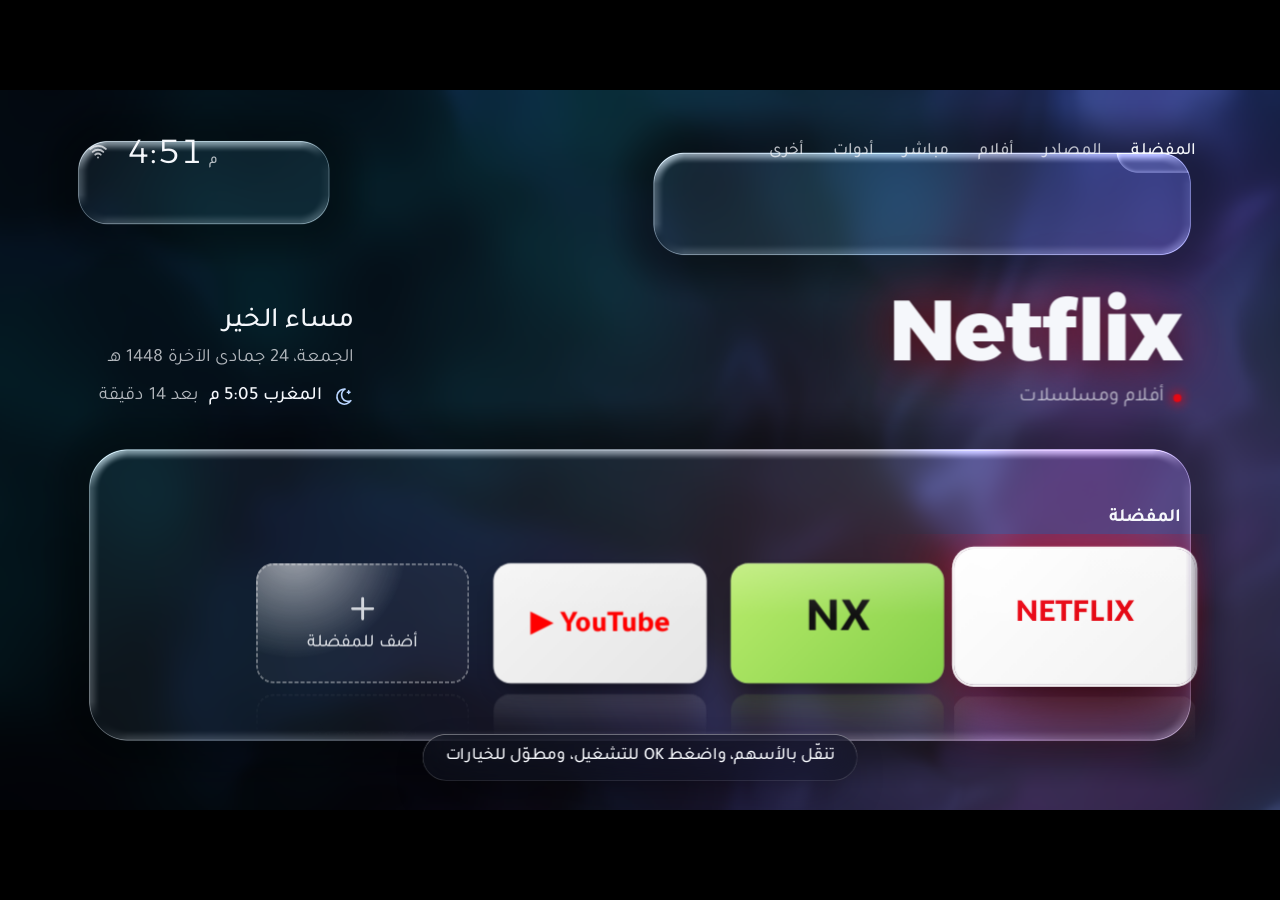
<file: docs/preview/index.html>
<!doctype html>
<html lang="ar" dir="rtl">
<head>
<meta charset="utf-8">
<meta name="viewport" content="width=device-width, initial-scale=1">
<title>واجهتي</title>
<link rel="preconnect" href="https://fonts.googleapis.com">
<link rel="preconnect" href="https://fonts.gstatic.com" crossorigin>
<link href="https://fonts.googleapis.com/css2?family=Alexandria:wght@200;300;800&family=Tajawal:wght@400;500;700&display=swap" rel="stylesheet">
<style>
@property --s    { syntax: '<number>';     inherits: false; initial-value: 1; }
@property --lift { syntax: '<length>';     inherits: false; initial-value: 0px; }
@property --rx   { syntax: '<angle>';      inherits: false; initial-value: 0deg; }
@property --ry   { syntax: '<angle>';      inherits: false; initial-value: 0deg; }
@property --gx   { syntax: '<percentage>'; inherits: true;  initial-value: 30%; }
@property --gy   { syntax: '<percentage>'; inherits: true;  initial-value: 10%; }

:root {
  --ease: cubic-bezier(.22, .8, .24, 1);
  --spring: cubic-bezier(.3, 1.35, .5, 1);
  --soft: cubic-bezier(.45, 0, .25, 1);
  --text: #F5F7FB;
  --text-2: rgba(245, 247, 251, .72);
  --text-3: rgba(245, 247, 251, .48);
  --display: Alexandria, Tajawal, sans-serif;
}
* { box-sizing: border-box; }
html, body { margin: 0; height: 100%; background: #000; overflow: hidden; }
body { font-family: Tajawal, system-ui, sans-serif; color: var(--text); -webkit-font-smoothing: antialiased; user-select: none; }
p, h1, h2 { margin: 0; font-weight: inherit; font-size: inherit; }
svg { fill: none; stroke: currentColor; stroke-width: 1.8; stroke-linecap: round; stroke-linejoin: round; }

#stage { position: absolute; left: 50%; top: 50%; width: 1920px; height: 1080px; overflow: hidden; background: #000; color: var(--text); }
/* العالم كله (الخلفية والزجاج والتطبيقات) يرجع لورا لما تفتح قائمة */
.world { position: absolute; inset: 0; overflow: hidden; transform-origin: 50% 50%;
         transition: transform .75s var(--ease), filter .6s var(--soft), border-radius .75s var(--ease); }
#stage.sheet-open .world { transform: scale(.92) translateX(80px); filter: brightness(.48) saturate(.85); border-radius: 56px; }
#gl { position: absolute; inset: 0; width: 1920px; height: 1080px; display: block; }

/* ---------- الشريط العلوي (الزجاج نفسه مرسوم في الشيدر تحتها) ---------- */
.cap { position: absolute; top: 52px; height: 80px; display: flex; align-items: center; }
/* فوق يسار: الوقت والشبكة بس (الترحيب والتاريخ والصلاة نزلت لـ .info بخط يُقرأ من الكنب) */
.cap-clock { left: 96px; padding: 0 36px; gap: 28px; }
.clk { display: flex; align-items: baseline; gap: 8px; direction: ltr; font-family: var(--display); font-weight: 300;
       font-size: 50px; line-height: 1; font-variant-numeric: tabular-nums; }
.clk small { font-family: Tajawal; font-size: 22px; font-weight: 500; color: var(--text-2); }
.net { display: grid; color: var(--text-2); }
.net svg { width: 30px; height: 30px; stroke-width: 2.2; }

/* ---------- الترحيب والتاريخ والصلاة: مقابل اسم التطبيق (كانت مساحة فاضية) ---------- */
/* الكتلة على اليسار، بس أسطرها عربي: تبدأ من اليمين على خط واحد (كانت لاصقة يسار وأطرافها اليمين متعرّجة) */
.info { position: absolute; left: 148px; top: 180px; height: 300px; display: flex; flex-direction: column; justify-content: flex-end;
        align-items: flex-start; white-space: nowrap; pointer-events: none; }
.info b { font-weight: 500; font-size: 42px; line-height: 1.3; }
.info .date { margin-top: 8px; font-size: 28px; line-height: 1.4; color: var(--text-2); }
.pray { display: flex; align-items: center; gap: 16px; margin-top: 18px; font-size: 28px; line-height: 1.4; color: var(--text-2); }
.pray strong { font-weight: 500; color: var(--text); }
.pray svg { width: 32px; height: 32px; color: var(--accent); }
.cap-tabs { right: 96px; padding: 0 8px; }
/* الأقسام غير المختارة كانت باهتة (48%) لدرجة ما تنقرى من الكنب: المختار يبان بالشريحة أصلاً */
.tab { height: 64px; padding: 0 22px; display: grid; place-items: center; font-weight: 500; font-size: 26px; white-space: nowrap;
       color: var(--text-2); transition: color .35s; cursor: pointer; }
.tab.is-active { color: var(--text); }

/* ---------- البطل: التطبيق المختار بكبير ---------- */
.hero { position: absolute; right: 148px; top: 180px; width: 1300px; height: 300px; pointer-events: none; }
.hero-item { position: absolute; right: 0; bottom: 0; display: flex; flex-direction: column; align-items: flex-start; gap: 16px; }
.hero-title { font-family: var(--display); font-weight: 800; font-size: var(--fs, 128px); line-height: 1.08; letter-spacing: -.02em; white-space: nowrap;
              text-shadow: 0 0 90px color-mix(in srgb, var(--tint) 60%, transparent), 0 6px 40px rgba(0,0,0,.35); }
.hero-meta { display: flex; align-items: center; gap: 14px; font-size: 30px; color: var(--text-2); }
.hero-meta i { width: 12px; height: 12px; border-radius: 50%; background: var(--tint); box-shadow: 0 0 18px 2px var(--tint); }
.hero-item.in { animation: heroIn .75s var(--ease) both; }
.hero-item.out { animation: heroOut .45s var(--soft) both; }
@keyframes heroIn { from { opacity: 0; filter: blur(18px); transform: translateX(var(--dx, 0px)) scale(.96); } }
@keyframes heroOut { to { opacity: 0; filter: blur(18px); transform: translateX(calc(var(--dx, 0px) * -1)) scale(1.03); } }

/* التلميحات بس وقت الترتيب: «OK تشغيل» الدائمة كانت زحمة بين اسم التطبيق والرف */
.hints { position: absolute; right: 148px; top: 506px; display: flex; gap: 14px; }
.hint { display: flex; align-items: center; gap: 12px; height: 52px; padding: 0 20px 0 22px; border-radius: 999px; font-size: 22px;
        color: var(--text-2); white-space: nowrap; background: rgba(255,255,255,.08);
        -webkit-backdrop-filter: blur(20px); backdrop-filter: blur(20px);
        box-shadow: inset 0 0 0 1px rgba(255,255,255,.14), inset 0 1px 0 rgba(255,255,255,.24); }
.key { min-width: 38px; height: 32px; padding: 0 9px; border-radius: 9px; display: grid; place-items: center; direction: ltr;
       font-weight: 700; font-size: 17px; color: var(--text); background: rgba(255,255,255,.16); box-shadow: inset 0 0 0 1px rgba(255,255,255,.26); }
.key svg { width: 18px; height: 18px; stroke-width: 2.4; }
.keys { display: flex; gap: 6px; }

/* ---------- الرف الزجاجي ---------- */
.shelf { position: absolute; left: 96px; right: 96px; top: 592px; height: 424px; }
.shelf-head { position: absolute; top: 30px; left: 52px; right: 52px; height: 40px; display: flex; align-items: center; justify-content: space-between; }
.shelf-title { font-weight: 700; font-size: 28px; }
.shelf-row { position: absolute; left: 0; right: 0; top: 74px; bottom: 0;
             -webkit-mask-image: linear-gradient(to left, transparent 0, #000 46px, #000 calc(100% - 46px), transparent);
                     mask-image: linear-gradient(to left, transparent 0, #000 46px, #000 calc(100% - 46px), transparent); }
.shelf-track { position: absolute; top: 44px; right: 52px; display: flex; gap: 36px; perspective: 1600px;
               transition: transform .55s var(--ease); }

.tile { position: relative; flex: none; width: 320px; height: 180px; perspective: 1100px; cursor: pointer; }
.card { position: absolute; inset: 0; border-radius: 26px; overflow: hidden;
        transform: translateY(var(--lift)) rotateX(var(--rx)) rotateY(var(--ry)) scale(var(--s));
        transition: --s .55s var(--spring), --lift .55s var(--spring), --rx .7s var(--ease), --ry .7s var(--ease), box-shadow .45s var(--ease);
        box-shadow: 0 18px 40px -22px rgba(0,0,0,.85);
        /* انعكاس خفيف يختفي بسرعة (كان يطلع مثل لوح رمادي) */
        -webkit-box-reflect: below 16px linear-gradient(to bottom, transparent 64%, rgba(255,255,255,.13)); }
.card::after { content: ""; position: absolute; inset: 0; border-radius: inherit; pointer-events: none;
               background: linear-gradient(180deg, rgba(255,255,255,.2), rgba(255,255,255,0) 44%);
               box-shadow: inset 0 0 0 1px rgba(255,255,255,.16), inset 0 1px 0 rgba(255,255,255,.34); }
.glare { position: absolute; inset: -30%; pointer-events: none; mix-blend-mode: overlay; opacity: 0; transition: opacity .45s;
         background: radial-gradient(circle at var(--gx) var(--gy), rgba(255,255,255,.75), rgba(255,255,255,0) 38%); }
.tile.is-focused .card { --s: 1.13; --lift: -10px; animation: float 7s ease-in-out infinite;
  box-shadow: 0 0 0 3px rgba(255,255,255,.95), 0 44px 80px -26px rgba(0,0,0,.9), 0 0 120px -10px var(--tint); }
.tile.is-focused .glare { opacity: 1; }
@keyframes float {
  0%, 100% { --rx: 0deg; --ry: 0deg; --gx: 50%; --gy: 0%; }
  25% { --rx: 5deg; --ry: -7deg; --gx: 22%; --gy: 12%; }
  75% { --rx: -4deg; --ry: 7deg; --gx: 80%; --gy: 30%; } }
.zone-tabs .tile.is-focused .card { --s: 1.03; --lift: 0px; animation: none;
  box-shadow: 0 0 0 2px rgba(255,255,255,.38), 0 18px 40px -22px rgba(0,0,0,.85); }
.zone-tabs .tile.is-focused .glare { opacity: 0; }
.tile.is-moving .card { --s: 1.2; --lift: -22px;
  box-shadow: 0 0 0 3px var(--accent), 0 0 0 16px color-mix(in srgb, var(--accent) 20%, transparent), 0 60px 90px -26px rgba(0,0,0,.95); }

.k-banner .card { background: linear-gradient(135deg, var(--bg1), var(--bg2)); }
.mark { position: absolute; inset: 0; display: grid; place-items: center; direction: ltr; white-space: nowrap;
        font-weight: 800; font-size: calc(48px * var(--fs, 1)); letter-spacing: -.01em; }
.k-icon .card { background: radial-gradient(120% 95% at 50% 115%, color-mix(in srgb, var(--tint) 46%, transparent), transparent 70%), rgba(255,255,255,.08); }
.appicon { position: absolute; left: 50%; top: 50%; width: 92px; height: 92px; transform: translate(-50%, -50%); border-radius: 26px;
           display: grid; place-items: center; font-weight: 800; font-size: 44px; color: #fff;
           background: linear-gradient(155deg, color-mix(in srgb, var(--tint) 82%, #fff), color-mix(in srgb, var(--tint) 76%, #000));
           box-shadow: 0 14px 30px -12px color-mix(in srgb, var(--tint) 70%, #000), inset 0 1px 0 rgba(255,255,255,.4); }
.appicon svg { width: 50px; height: 50px; }
.k-input .card, .k-settings .card { display: flex; align-items: center; justify-content: center; gap: 14px;
                                    background: rgba(255,255,255,.09); font-weight: 500; font-size: 28px; }
.k-settings .card { flex-direction: column; font-size: 25px; }
.k-input .card svg { width: 32px; height: 32px; opacity: .85; }
.k-settings .card svg { width: 52px; height: 52px; opacity: .92; }
/* «أضف للمفضلة»: مكان فاضي ينتظر تطبيق، زجاج أخف وحافة منقّطة */
.k-addfav .card { display: flex; flex-direction: column; align-items: center; justify-content: center; gap: 12px;
                  font-weight: 500; font-size: 27px; color: var(--text); background: rgba(255,255,255,.04); box-shadow: none; }
.k-addfav .card > * { opacity: .82; }
.k-addfav .card::after { background: none; box-shadow: none; border: 3px dashed rgba(255,255,255,.34); }
.k-addfav .card svg { width: 52px; height: 52px; stroke-width: 2; }

/* ---------- تنبيه ---------- */
.toast { position: absolute; z-index: 30; left: 50%; bottom: 44px; padding: 18px 34px; border-radius: 999px; white-space: nowrap; pointer-events: none;
         background: rgba(16,20,32,.5); -webkit-backdrop-filter: blur(30px) saturate(1.6); backdrop-filter: blur(30px) saturate(1.6);
         box-shadow: inset 0 0 0 1px rgba(255,255,255,.18), inset 0 1px 0 rgba(255,255,255,.35), 0 24px 60px -24px rgba(0,0,0,.8);
         font-weight: 500; font-size: 26px; line-height: 1.3;
         opacity: 0; transform: translate(-50%, 30px) scale(.9); transition: opacity .35s var(--soft), transform .6s var(--spring); }
.toast.show { opacity: 1; transform: translate(-50%, 0); }

/* ---------- القوائم الجانبية ---------- */
.scrim { position: absolute; inset: 0; z-index: 40; opacity: 0; pointer-events: none; }
.scrim.show { pointer-events: auto; }
.sheet-wrap { position: absolute; z-index: 41; top: 40px; bottom: 40px; right: 40px; width: 730px; display: flex; pointer-events: none; }
.sheet { position: relative; width: 100%; max-height: 100%; align-self: flex-start; display: flex; flex-direction: column; border-radius: 52px;
         background: linear-gradient(160deg, rgba(255,255,255,.18), rgba(255,255,255,.05) 45%, rgba(255,255,255,.09)), rgba(12,16,28,.36);
         -webkit-backdrop-filter: blur(54px) saturate(1.8); backdrop-filter: blur(54px) saturate(1.8);
         box-shadow: inset 0 1px 0 rgba(255,255,255,.5), inset 0 -24px 48px -36px rgba(255,255,255,.22), 0 70px 150px -40px rgba(0,0,0,.95);
         opacity: 0; transform: translateX(110px) scale(.92); transform-origin: 100% 20%;
         transition: opacity .3s var(--soft), transform .7s var(--spring); }
/* حافة لامعة: أفتح فوق ويمين، وتخف في النص */
.sheet::before { content: ""; position: absolute; inset: 0; border-radius: inherit; padding: 1.5px; pointer-events: none;
                 background: linear-gradient(140deg, rgba(255,255,255,.75), rgba(255,255,255,.08) 30%, rgba(255,255,255,.04) 70%, rgba(255,255,255,.4));
                 -webkit-mask: linear-gradient(#000 0 0) content-box, linear-gradient(#000 0 0); -webkit-mask-composite: xor; mask-composite: exclude; }
.sheet.show { opacity: 1; transform: none; pointer-events: auto; }
.sheet-in { min-height: 0; display: flex; flex-direction: column; padding: 62px 54px 50px; }
.sheet-title { margin: 0 24px; font-family: var(--display); font-weight: 800; font-size: 44px; line-height: 1.25; }
.sheet-sub { margin: 14px 24px 0; font-size: 25px; line-height: 1.6; color: var(--text-2); }
.sheet-body { margin: 22px 24px 0; font-size: 27px; line-height: 1.7; color: var(--text-2); }
.sheet-body p { margin-bottom: 14px; }
.sheet-body ul { margin: 0; padding: 0 28px 0 0; }
.sheet-body li { margin-bottom: 12px; }
.opts { position: relative; flex: 1 1 auto; min-height: 0; margin-top: 36px; overflow: hidden; }
/* القائمة أطول من الشاشة: الطرف يذوب عشان يبان إن فيه خيارات تحت (أو فوق) */
.opts.more-b { -webkit-mask-image: linear-gradient(#000 calc(100% - 70px), transparent); mask-image: linear-gradient(#000 calc(100% - 70px), transparent); }
.opts.more-t { -webkit-mask-image: linear-gradient(transparent, #000 70px); mask-image: linear-gradient(transparent, #000 70px); }
.opts.more-t.more-b { -webkit-mask-image: linear-gradient(transparent, #000 70px, #000 calc(100% - 70px), transparent);
                      mask-image: linear-gradient(transparent, #000 70px, #000 calc(100% - 70px), transparent); }
.opts-in { position: relative; transition: transform .45s var(--ease); }
.hl { position: absolute; top: 0; left: 0; right: 0; height: 64px; border-radius: 22px; transition: transform .5s var(--spring);
      background: linear-gradient(180deg, rgba(255,255,255,.2), rgba(255,255,255,.1));
      box-shadow: inset 0 0 0 1.5px rgba(255,255,255,.42), inset 0 1px 0 rgba(255,255,255,.6), 0 14px 34px -14px rgba(0,0,0,.6); }
.opt { position: relative; display: flex; align-items: center; gap: 20px; height: 64px; padding: 0 24px; margin-bottom: 4px;
       font-weight: 500; font-size: 28px; color: var(--text-2); cursor: pointer; transition: color .2s;
       animation: optIn .55s var(--ease) both; animation-delay: calc(var(--i) * 30ms + 120ms); }
@keyframes optIn { from { opacity: 0; transform: translateX(40px); } }
.opt.is-focused { color: var(--text); }
.opt > svg { width: 30px; height: 30px; flex: none; }
.opt .val { margin-inline-start: auto; font-weight: 400; font-size: 25px; color: var(--text-3); transition: color .2s; }
.opt.is-focused .val { color: var(--text-2); }
.opt .check { margin-inline-start: auto; display: grid; color: var(--accent); }
.opt .check svg { width: 28px; height: 28px; stroke-width: 2.4; }
.sep { display: block; height: 1px; margin: 10px 24px 12px; background: rgba(255,255,255,.12); }
.chip { width: 54px; height: 34px; flex: none; border-radius: 11px; box-shadow: inset 0 0 0 1px rgba(255,255,255,.3), 0 6px 16px -8px rgba(0,0,0,.6); }
.opt .val + .check { margin-inline-start: 16px; }
.swatch { width: 32px; height: 32px; flex: none; border-radius: 50%; box-shadow: inset 0 0 0 1px rgba(255,255,255,.35), 0 0 16px -2px var(--sw); }
.sheet-input { display: block; width: calc(100% - 48px); height: 80px; margin: 34px 24px 0; padding: 0 26px; border: 0; outline: 0;
               border-radius: 24px; background: rgba(255,255,255,.12); box-shadow: inset 0 0 0 1.5px rgba(255,255,255,.45);
               color: var(--text); font: 500 32px Tajawal, sans-serif; caret-color: var(--accent); }
.sheet-hint { margin: 16px 24px 0; font-size: 23px; color: var(--text-3); }

/* ---------- الدخولية (الضوء والزجاج من الشيدر، والكلام هنا) ---------- */
.intro { position: absolute; inset: 0; z-index: 20; display: grid; place-items: center; pointer-events: none; }
.intro-text { text-align: center; transition: opacity .6s var(--soft), transform .8s var(--ease), filter .6s; }
.intro.out .intro-text { opacity: 0; transform: scale(.9); filter: blur(14px); }
.intro-hello { font-family: var(--display); font-weight: 800; font-size: 136px; line-height: 1.12; color: transparent;
               background: linear-gradient(100deg, #fff 0%, #fff 42%, var(--accent) 50%, #fff 58%, #fff 100%); background-size: 320% 100%;
               -webkit-background-clip: text; background-clip: text;
               animation: write 1.2s 2.05s var(--ease) both, glint 1.8s 2.9s var(--soft) both; }
/* الكتابة تنكشف من اليمين لليسار مثل اتجاه القراءة */
@keyframes write { from { clip-path: inset(-30% -8% -30% 108%); filter: blur(12px); } to { clip-path: inset(-30% -8% -30% -8%); filter: blur(0); } }
@keyframes glint { from { background-position: 100% 0; } to { background-position: 0% 0; } }
.intro-sub { margin-top: 18px; font-size: 32px; color: var(--text-2); animation: rise .8s 2.7s var(--ease) both; }
.intro-time { margin-top: 26px; direction: ltr; font-family: var(--display); font-weight: 200; font-size: 66px; line-height: 1; animation: rise .8s 2.95s var(--ease) both; }
@keyframes rise { from { opacity: 0; transform: translateY(18px); filter: blur(8px); } }

#stage.intro-on .cap > *, #stage.intro-on .hero, #stage.intro-on .info, #stage.intro-on .hints, #stage.intro-on .shelf > * { opacity: 0; }
#stage.entering .cap > * { animation: rise .8s .35s var(--ease) both; }
#stage.entering .hero { animation: heroIn 1s .5s var(--ease) both; }
#stage.entering .info { animation: rise .8s .6s var(--ease) both; }
#stage.entering .hints { animation: rise .8s .8s var(--ease) both; }
#stage.entering .shelf-head { animation: rise .8s .45s var(--ease) both; }

/* =====================================================================
   الثيمات: كل ثيم شكل كامل (التخطيط والمادة والحركة)، والألوان تمشي معها كلها
   ===================================================================== */
.floor { position: absolute; left: 168px; width: 1300px; top: 696px; height: 40px; visibility: hidden; pointer-events: none; }

/* ---- سينما: بدون ألواح، الشاشة كلها تاخذ ضوء التطبيق مثل مسرح ---- */
.st-cinema .cap-clock { padding: 0; gap: 22px; }
.st-cinema .clk { font-size: 58px; font-weight: 200; }
.st-cinema .cap-tabs { padding: 0; }
.st-cinema .tab { padding: 0 20px; }
.st-cinema .hero, .st-cinema .info { top: 196px; height: 330px; }
.st-cinema .hero-title { font-size: calc(var(--fs, 128px) * 1.18); text-shadow: 0 0 140px color-mix(in srgb, var(--tint) 70%, transparent), 0 8px 40px rgba(0,0,0,.5); }
.st-cinema .hints { top: 548px; }
.st-cinema .hint { background: rgba(255,255,255,.06); }
.st-cinema .shelf { top: 636px; height: 440px; }
.st-cinema .shelf-head { top: 4px; }
.st-cinema .shelf-row { top: 46px; }
.st-cinema .shelf-track { gap: 40px; }
.st-cinema .tile { width: 360px; height: 203px; }
.st-cinema .mark { font-size: calc(54px * var(--fs, 1)); }
.st-cinema .card { -webkit-box-reflect: below 20px linear-gradient(to bottom, transparent 62%, rgba(255,255,255,.18)); }
.st-cinema .tile.is-focused .card { --s: 1.1;
  box-shadow: 0 0 0 3px #fff, 0 0 180px 6px color-mix(in srgb, var(--tint) 55%, transparent), 0 50px 90px -30px #000; }

/* ---- مدار: التطبيقات تدور حولك على حلقة، والأقسام عمود زجاج ---- */
.st-orbit .cap-tabs { top: 52px; right: 96px; height: auto; width: 250px; flex-direction: column; align-items: stretch; padding: 12px 10px; }
.st-orbit .tab { height: 64px; padding: 0 26px; place-items: center start; }
/* الحلقة واسمها أنزل بـ56: بعد ما راحت التلميحات صار تحت فاضي، والترحيب فوق يبي مكان */
.st-orbit .hero { left: 96px; right: 380px; width: auto; top: 774px; height: 150px; }
.st-orbit .hero-item { left: 0; right: 0; bottom: auto; top: 0; align-items: center; text-align: center; gap: 10px; }
.st-orbit .hero-title { font-size: calc(var(--fs, 128px) * .58); }
.st-orbit .hero-meta { font-size: 26px; }
.st-orbit .hints { left: 96px; right: 380px; top: 942px; justify-content: center; }
.st-orbit .info { left: 132px; top: 168px; height: auto; justify-content: flex-start; }
.st-orbit .shelf { left: 96px; right: 380px; top: 274px; height: 560px; }
.st-orbit .shelf-head { display: none; }
.st-orbit .shelf-row { top: 0; -webkit-mask-image: none; mask-image: none; }
.st-orbit .shelf-track { inset: 0; display: block; transition: none; perspective: 1500px; }
.st-orbit .tile { position: absolute; left: 50%; top: 50%; width: 380px; height: 214px; margin: -107px 0 0 -190px;
                  transition: translate .85s var(--spring), rotate .85s var(--spring), opacity .6s var(--soft); }
.st-orbit .mark { font-size: calc(62px * var(--fs, 1)); }
.st-orbit .appicon { width: 116px; height: 116px; font-size: 56px; border-radius: 32px; }
.st-orbit .tile.is-focused .card { --s: 1.08; --lift: -6px; }
/* بدون انعكاس في المدار: كان ينزل تحت أرضية الحلقة ويطلع ورا اسم التطبيق */
.st-orbit .card { -webkit-box-reflect: none; }

/* ---- منتصف الليل: أسود صافي، شريط شفق رفيع، والمختار يتوهّج بلونه ---- */
.st-midnight { --text-2: rgba(245,247,251,.62); --text-3: rgba(245,247,251,.38); }
.st-midnight .clk { font-weight: 200; }
.st-midnight .cap-div { background: rgba(255,255,255,.16); }
.st-midnight .hero-title { text-shadow: 0 0 130px color-mix(in srgb, var(--tint) 50%, transparent); }
.st-midnight .hint { background: rgba(255,255,255,.035); box-shadow: inset 0 0 0 1px rgba(255,255,255,.1); }
.st-midnight .tile:not(.is-focused) .card { opacity: .58; }
.st-midnight .card { transition: --s .55s var(--spring), --lift .55s var(--spring), --rx .7s var(--ease), --ry .7s var(--ease), box-shadow .45s var(--ease), opacity .5s var(--soft); }
.st-midnight .tile.is-focused .card {
  box-shadow: 0 0 0 2px color-mix(in srgb, var(--tint) 60%, #fff), 0 0 100px -4px var(--tint), 0 40px 80px -30px #000; }

/* ---- خزف: نهاري، زجاج أبيض مصنفر وألوان باستيل وكلام غامق ---- */
.st-porcelain { --text: #142033; --text-2: rgba(20,32,51,.66); --text-3: rgba(20,32,51,.42); }
.st-porcelain .cap-div { background: rgba(20,32,51,.16); }
.st-porcelain .hero-title { text-shadow: 0 0 80px color-mix(in srgb, var(--tint) 32%, transparent); }
.st-porcelain .hero-meta i { box-shadow: none; }
.st-porcelain .hint { background: rgba(255,255,255,.5); box-shadow: inset 0 0 0 1px rgba(20,32,51,.08), 0 10px 24px -16px rgba(30,45,75,.45); }
.st-porcelain .key { color: var(--text); background: rgba(20,32,51,.07); box-shadow: inset 0 0 0 1px rgba(20,32,51,.14); }
.st-porcelain .card { box-shadow: 0 20px 40px -24px rgba(30,45,75,.55);
                      -webkit-box-reflect: below 16px linear-gradient(to bottom, transparent 66%, rgba(255,255,255,.3)); }
.st-porcelain .k-addfav .card { background: rgba(255,255,255,.3); box-shadow: none; }
.st-porcelain .k-addfav .card::after { border-color: rgba(20,32,51,.3); }
.st-porcelain .card::after { box-shadow: inset 0 0 0 1px rgba(20,32,51,.07), inset 0 1px 0 rgba(255,255,255,.7); }
.st-porcelain .tile.is-focused .card { box-shadow: 0 0 0 3px #1E2C46, 0 40px 70px -28px rgba(30,45,75,.6), 0 0 90px -20px var(--tint); }
.st-porcelain .k-input .card, .st-porcelain .k-settings .card { background: rgba(255,255,255,.62); color: #1E2C46; }
.st-porcelain .k-icon .card { background: radial-gradient(120% 95% at 50% 115%, color-mix(in srgb, var(--tint) 34%, transparent), transparent 70%), rgba(255,255,255,.62); }
.st-porcelain .toast { background: rgba(255,255,255,.72); color: var(--text); box-shadow: inset 0 0 0 1px rgba(20,32,51,.08), 0 24px 60px -24px rgba(30,45,75,.5); }
.st-porcelain .sheet { color: var(--text);
  background: linear-gradient(160deg, rgba(255,255,255,.94), rgba(255,255,255,.72) 45%, rgba(255,255,255,.84)), rgba(228,234,243,.6);
  box-shadow: inset 0 1px 0 #fff, 0 60px 140px -40px rgba(30,45,75,.55); }
.st-porcelain .hl { background: rgba(20,32,51,.06); box-shadow: inset 0 0 0 1.5px rgba(20,32,51,.16), 0 10px 26px -16px rgba(30,45,75,.4); }
.st-porcelain .sep { background: rgba(20,32,51,.1); }
.st-porcelain .sheet-input { background: rgba(20,32,51,.05); box-shadow: inset 0 0 0 1.5px rgba(20,32,51,.2); }
#stage.st-porcelain.sheet-open .world { filter: brightness(.86) saturate(.9); }
.st-porcelain .intro-hello { background-image: linear-gradient(100deg, #1E2C46 0%, #1E2C46 42%, #6C8BD8 50%, #1E2C46 58%, #1E2C46 100%); }

/* بدون WebGL: زجاج عادي فوق تدرّج */
.no-gl .world { background: radial-gradient(80% 90% at 80% 10%, #2B57D0, transparent 60%), radial-gradient(70% 80% at 10% 90%, #0E8C9E, transparent 60%), #03060F; }
.no-gl .cap, .no-gl .shelf { border-radius: 40px; background: rgba(255,255,255,.08); -webkit-backdrop-filter: blur(30px); backdrop-filter: blur(30px);
                             box-shadow: inset 0 0 0 1px rgba(255,255,255,.18), inset 0 1px 0 rgba(255,255,255,.35); }
.no-gl .shelf { border-radius: 52px; }

/* shortcut: النموذج يتجاهل إعداد ويندوز «تأثيرات الحركة» لأن الحركة هي التصميم نفسه؛ ?still يوقفها. التطبيق على التلفزيون يتبع إعداد أندرويد «إزالة الحركة». */
.still *, .still *::before, .still *::after { transition-duration: .01ms !important; animation-duration: .01ms !important; animation-delay: 0s !important; }
</style>
<script src="../assets/prefs.js"></script>
</head>
<body>
<div id="stage" class="intro-on">
  <div class="world" id="world">
    <canvas id="gl"></canvas>

    <div class="cap cap-clock" id="capClock">
      <span class="clk"><span id="hm"></span><small id="ap"></small></span>
      <span class="net"><svg viewBox="0 0 24 24" aria-hidden="true"><path d="M2.5 9.2a14 14 0 0 1 19 0M5.6 12.6a9.5 9.5 0 0 1 12.8 0M8.7 16a5 5 0 0 1 6.6 0"/><path d="M12 19.4h.01"/></svg></span>
    </div>
    <nav class="cap cap-tabs" id="tabs"></nav>

    <section class="hero" id="hero"></section>
    <div class="info" id="info"><b id="greet"></b><span class="date" id="date"></span><span class="pray" id="pray"></span></div>
    <div class="hints" id="hints"></div>

    <section class="shelf" id="shelf">
      <div class="shelf-head"><h2 class="shelf-title" id="shelfTitle"></h2></div>
      <div class="shelf-row" id="shelfRow"></div>
    </section>
    <div class="floor" id="floor"></div>

    <div class="intro" id="intro"></div>
  </div>

  <div class="toast" id="toast" role="status"></div>
  <div class="scrim" id="scrim"></div>
  <div class="sheet-wrap"><aside class="sheet" id="sheet"></aside></div>
</div>

<script id="vs" type="x-shader">
attribute vec2 aPos;
varying vec2 vUv;
void main() { vUv = aPos * .5 + .5; gl_Position = vec4(aPos, 0., 1.); }
</script>

<!-- الطبقة 1: حرير سائل يتحرك، يتلوّن بالتطبيق المختار، وموجة ضوء من البطاقة -->
<script id="fsBg" type="x-shader">
precision highp float;
varying vec2 vUv;
uniform float uTime, uAsp, uReveal, uStreak, uPulse, uMode;
uniform vec3 uBase, uC1, uC2, uC3, uTint;
uniform vec2 uTintPos, uPulsePos;

float hash(vec2 p) { p = fract(p * vec2(123.34, 456.21)); p += dot(p, p + 45.32); return fract(p.x * p.y); }
float noise(vec2 p) {
  vec2 i = floor(p), f = fract(p), u = f * f * (3. - 2. * f);
  return mix(mix(hash(i), hash(i + vec2(1., 0.)), u.x), mix(hash(i + vec2(0., 1.)), hash(i + vec2(1., 1.)), u.x), u.y);
}
float fbm(vec2 p) {
  float v = 0., a = .5;
  mat2 m = mat2(1.6, 1.2, -1.2, 1.6);
  for (int i = 0; i < 4; i++) { v += a * noise(p); p = m * p; a *= .5; }
  return v;
}

void main() {
  vec2 uv = vUv;
  vec2 s = vec2(uv.x * uAsp, uv.y);
  int m = int(uMode + .5);
  vec2 p = s * (m == 2 ? .8 : 1.25);
  float t = uTime * (m == 2 ? .014 : .03);
  vec2 q = vec2(fbm(p + vec2(0., t)), fbm(p + vec2(5.2, 1.3) - t));
  vec2 r = vec2(fbm(p + 2.4 * q + vec2(1.7, 9.2) + 1.3 * t), fbm(p + 2.4 * q + vec2(8.3, 2.8) - 1.1 * t));
  float f = fbm(p + 2.2 * r);

  vec3 col = uBase;
  col = mix(col, uC1, smoothstep(.28, .8, f) * .92);
  col = mix(col, uC2, smoothstep(.35, .95, length(q)) * .72);
  col = mix(col, uC3, smoothstep(.55, .92, r.y) * .55);
  // طيّات الحرير
  float folds = .5 + .5 * sin(f * 10. + r.x * 6. - uTime * .16);
  col += pow(folds, 9.) * mix(uC1, vec3(1.), .55) * .26 * smoothstep(.3, .75, f);

  vec2 tp = vec2(uTintPos.x * uAsp, uTintPos.y);
  float dt = length(s - tp);
  // موجة ضوء تطلع من البطاقة لما تتنقل
  float wave = 0.;
  if (uPulse > 0. && uPulse < 1.) {
    vec2 pp = vec2(uPulsePos.x * uAsp, uPulsePos.y);
    float d = length(s - pp), R = uPulse * 1.7;
    wave = exp(-pow((d - R) * 6., 2.)) * (1. - uPulse);
  }
  float vig = length((uv - .5) * vec2(uAsp, 1.));

  if (m == 0) { // زجاج سائل: بركة ضوء بلون التطبيق المختار
    col += uTint * exp(-dt * dt * 3.2) * (.28 + .36 * f);
    col += uTint * wave * (.35 + .7 * f);
    // عمق ووضوح للنص
    vec2 hc = (uv - vec2(.74, .6)) * vec2(uAsp * .85, 1.7);
    col *= 1. - .32 * exp(-dot(hc, hc) * 1.6);
    col *= mix(.62, 1.05, smoothstep(0., .75, uv.y));
    col *= .7 + .3 * smoothstep(1.35, .3, vig);
  } else if (m == 1) { // سينما: الحرير يخفت، وضوء مسرح من فوق الشاشة يلاحق التطبيق المختار
    col = mix(uBase, col, .45) * .42;
    vec2 o = vec2(.6 * uAsp, 1.5), dir = normalize(tp - o), dd = s - o;
    float along = dot(dd, dir), perp = abs(dd.x * dir.y - dd.y * dir.x), len = length(tp - o);
    float wid = .025 + along * .11, reach = smoothstep(len + .22, len - .08, along) * smoothstep(0., .5, along);
    float beam = (smoothstep(wid, wid * .3, perp) * (.5 + .5 * f) + exp(-pow(perp / (wid * 2.4), 2.)) * .35) * reach;
    vec2 e = (s - tp + vec2(0., .1)) * vec2(1.9, 5.2);
    vec3 lc = mix(uTint, vec3(1.), .32);
    col += lc * (beam * .3 + exp(-dot(e, e)) * .5 + wave * .25);
    vec2 g = s - vec2(.05 * uAsp, -.1);
    col += uC1 * exp(-dot(g, g) * 3.) * .22;
    col *= .55 + .45 * smoothstep(1.25, .2, vig);
  } else if (m == 2) { // مدار: سديم هادي، وأرضية ضوء تحت الحلقة
    col = uBase + (col - uBase) * pow(f, 1.3) * 1.1;
    vec2 e = (s - vec2(.426 * uAsp, .39)) * vec2(1.1, 4.6);
    col += mix(uTint, uC2, .35) * exp(-dot(e, e)) * .32;
    col += uTint * (exp(-dt * dt * 4.) * .16 + wave * .3);
    col *= .5 + .5 * smoothstep(1.3, .25, vig);
  } else if (m == 3) { // منتصف الليل: أسود، وشريط شفق رفيع يتموّج فوق
    float n = fbm(vec2(uv.x * 1.8 + t * 2., t * 1.5));
    float d = uv.y - (.79 + (n - .5) * .16 + .02 * sin(uv.x * 5. + uTime * .08)); // فوق خط الشفق موجب
    float amp = smoothstep(.26, .58, n); // الشفق يتقطع ويرجع
    float curtain = smoothstep(-.012, .004, d) * exp(-max(d, 0.) / .085) * (.7 + .3 * noise(vec2(uv.x * 70. + n * 6., t * 4.)));
    vec3 ac = mix(mix(uC2, vec3(1.), .12), uC3, smoothstep(0., .14, d)); // تحت لون، وفوق لون ثاني مثل الشفق الحقيقي
    col = uBase * .2 + ac * curtain * amp * .75;
    col += mix(uC2, vec3(1.), .4) * exp(-d * d / .00012) * amp * .25;
    col += mix(uC2, uTint, .6) * exp(-pow(uv.y * 3., 2.)) * .09;
    col += uTint * (exp(-dt * dt * 6.) * .08 + wave * .18);
  } else { // خزف: نهاري، ألوان الحرير تصير باستيل فاتح
    col = vec3(.955, .962, .978);
    col = mix(col, mix(uC1, vec3(1.), .5), smoothstep(.3, .85, f) * .62);
    col = mix(col, mix(uC2, vec3(1.), .6), smoothstep(.4, .95, length(q)) * .4);
    col = mix(col, mix(uC3, vec3(1.), .55), smoothstep(.55, .92, r.y) * .35);
    col += pow(folds, 9.) * .08 * smoothstep(.3, .75, f); // لمعة الساتان
    col = mix(col, mix(uTint, vec3(1.), .5), exp(-dt * dt * 3.) * .3 + wave * .2);
    col *= .9 + .1 * smoothstep(1.3, .3, vig);
  }

  // الدخولية: خط ضوء ثم الخلفية تنفتح
  float e = length(vec2((uv.x - .5) * uAsp * .5, (uv.y - .5) * 1.7));
  float R = uReveal * 1.35;
  vec3 light = m == 4 ? uC1 * .85 : mix(uC1, vec3(1.), .7);
  vec3 outc = mix(m == 4 ? vec3(.94, .95, .97) : vec3(0.), col, smoothstep(R, R - .3, e));
  float dy = (uv.y - .5) * 540.;
  float w = uStreak * .55;
  float streak = exp(-dy * dy / 3.) * smoothstep(w, w - .25, abs(uv.x - .5));
  float halo = exp(-dy * dy / 500.) * smoothstep(w, 0., abs(uv.x - .5)) * .35;
  float glow = exp(-pow((e - R) * 9., 2.)) * .55 * (1. - uReveal) * step(.001, uReveal) + (streak + halo) * uStreak * (1. - uReveal);
  outc = m == 4 ? mix(outc, light, clamp(glow, 0., 1.)) : outc + light * glow;
  gl_FragColor = vec4(outc, 1.);
}
</script>

<!-- الطبقة 2: زجاج سائل حقيقي: انكسار، ضبابية، حافة لامعة، والقطع تندمج مع بعض -->
<script id="fsGlass" type="x-shader">
precision highp float;
varying vec2 vUv;
uniform sampler2D uBg;
uniform vec2 uRes;
uniform float uScale, uK, uGlass, uPa, uGM, uPillMode;
uniform vec4 uR0, uR1, uR2, uP;
uniform vec3 uRr, uPillCol;

float sdRR(vec2 p, vec4 r, float rad) {
  rad = min(rad, min(r.z, r.w));
  vec2 d = abs(p - r.xy) - r.zw + rad;
  return length(max(d, 0.)) + min(max(d.x, d.y), 0.) - rad;
}
float smin(float a, float b, float k) { float h = clamp(.5 + .5 * (b - a) / k, 0., 1.); return mix(b, a, h) - k * h * (1. - h); }
float scene(vec2 p) {
  float d = sdRR(p, uR0, uRr.x);
  d = smin(d, sdRR(p, uR1, uRr.y), uK);
  return smin(d, sdRR(p, uR2, uRr.z), uK);
}
vec3 bg(vec2 uv) { return texture2D(uBg, uv).rgb; }

void main() {
  vec2 p = vec2(gl_FragCoord.x, uRes.y - gl_FragCoord.y) / uScale; // بكسلات الشاشة 1920×1080
  vec3 col = bg(vUv);
  float d = scene(p);
  if (uGM > 1.5) { // خزف: ظل أزرق ناعم نازل تحت الزجاج
    float ds = scene(p - vec2(0., 24.));
    col = mix(col, col * vec3(.72, .78, .9), (1. - smoothstep(-10., 90., ds)) * step(0., d) * .5 * uGlass);
  } else col *= 1. - (1. - smoothstep(0., 80., d)) * step(0., d) * .34 * uGlass; // ظل تحت الزجاج
  if (d < 2. && uGlass > 0.) {
    vec2 g = vec2(scene(p + vec2(1., 0.)) - scene(p - vec2(1., 0.)), scene(p + vec2(0., 1.)) - scene(p - vec2(0., 1.)));
    vec2 n = g / max(length(g), 1e-4);
    float edge = clamp(1. + d / 32., 0., 1.);
    float bend = edge * edge * edge;
    vec2 px = vec2(1. / 1920., 1. / 1080.);
    vec2 base = vUv + vec2(-n.x, n.y) * bend * 42. * px;
    float ca = bend * 6.;
    vec3 acc = vec3(bg(base + vec2(ca, 0.) * px).r, bg(base).g, bg(base - vec2(ca, 0.) * px).b);
    for (int i = 0; i < 8; i++) {
      float a = float(i) * .7853982 + .39;
      vec2 k = vec2(cos(a), sin(a));
      acc += bg(base + k * 26. * px) + bg(base + k * 11. * px);
    }
    vec3 glass = acc / 17.;
    glass = mix(vec3(dot(glass, vec3(.299, .587, .114))), glass, 1.18) * 1.07 + .045;
    vec2 L = normalize(vec2(-.55, -1.));
    float rim = smoothstep(.45, 1., edge);
    float hi = pow(max(dot(n, L), 0.), 1.4) * rim, lo = pow(max(dot(n, -L), 0.), 2.) * rim;
    float line = smoothstep(1.4, 0., abs(d + 1.));
    float dp = sdRR(p, uP, uP.w);
    float pe = clamp(1. + dp / 12., 0., 1.);
    float pill = smoothstep(1., -1., dp) * uPa * (.1 + pow(pe, 4.) * .32) * (1. - uPillMode);
    if (uGM < .5) glass += hi * .55 + lo * .2 + line * .25 + pill;
    else if (uGM < 1.5) { glass = glass * .36 + .01 + hi * .7 + lo * .16 + line * .42 + pill * 1.2; } // سبج: زجاج داكن بحافة ضوء رفيعة
    else { glass = mix(glass, vec3(1.), .66) + hi * .25 - line * .07; glass = mix(glass, uPillCol, pill * 1.1); } // خزف: أبيض مصنفر
    col = mix(col, glass, smoothstep(1., -1., d) * uGlass);
  }
  if (uPillMode > .5) { // سينما: خط ضوء تحت التبويب المختار بدل الشريحة
    float db = sdRR(p, vec4(uP.x, uP.y + uP.w - 5., max(uP.z - 20., 0.), 2.), 2.);
    col += uPillCol * (smoothstep(1., -1., db) + exp(-max(db, 0.) / 9.) * .4) * min(uPa, 1.2) * .9;
  }
  gl_FragColor = vec4(col, 1.);
}
</script>

<script>
const $ = (s, el = document) => el.querySelector(s);
const stage = $('#stage'), world = $('#world'), canvas = $('#gl'), sheetEl = $('#sheet');
const ease = x => { x = Math.min(1, Math.max(0, x)); return 1 - Math.pow(1 - x, 3); };
const reduce = new URLSearchParams(location.search).has('still');
if (reduce) document.documentElement.classList.add('still');

// ---------- الأيقونات ----------
const I = {
  play: '<path d="M8 5.5v13l11-6.5z"/>',
  move: '<path d="M12 3v18M3 12h18M9 6l3-3 3 3M9 18l3 3 3-3M6 9l-3 3 3 3M18 9l3 3-3 3"/>',
  folder: '<path d="M3 7.5A1.5 1.5 0 0 1 4.5 6H9l2 2h8.5A1.5 1.5 0 0 1 21 9.5v8a1.5 1.5 0 0 1-1.5 1.5h-15A1.5 1.5 0 0 1 3 17.5z"/>',
  star: '<path d="M12 3.5l2.6 5.3 5.9.9-4.25 4.1 1 5.8L12 16.9l-5.25 2.7 1-5.8L3.5 9.7l5.9-.9z"/>',
  starOff: '<path d="M12 3.5l2.6 5.3 5.9.9-4.25 4.1 1 5.8L12 16.9l-5.25 2.7 1-5.8L3.5 9.7l5.9-.9z"/><path d="M4 4l16 16"/>',
  eye: '<path d="M2.5 12C3.5 10.2 7 6 12 6s8.5 4.2 9.5 6c-1 1.8-4.5 6-9.5 6s-8.5-4.2-9.5-6z"/><circle cx="12" cy="12" r="3"/>',
  eyeOff: '<path d="M3 3l18 18M10.6 6.1A9.7 9.7 0 0 1 12 6c5 0 8.5 4.2 9.5 6-.4.8-1.3 2-2.6 3.2M6.3 7.6C4.5 8.9 3.2 10.7 2.5 12c1 1.8 4.5 6 9.5 6 1.6 0 3-.4 4.3-1.1M9.9 9.9a3 3 0 0 0 4.2 4.2"/>',
  info: '<circle cx="12" cy="12" r="9"/><path d="M12 11v5M12 8h.01"/>',
  image: '<rect x="3" y="5" width="18" height="14" rx="2.5"/><path d="M3 16l5-5 4 4 3-3 6 6"/><circle cx="16" cy="9" r="1.5"/>',
  user: '<circle cx="12" cy="8" r="4"/><path d="M4 20c1.5-3.5 4.5-5 8-5s6.5 1.5 8 5"/>',
  sparkles: '<path d="M11 3l1.8 4.7 4.7 1.8-4.7 1.8L11 16l-1.8-4.7L4.5 9.5l4.7-1.8zM18.5 14l.8 2.2 2.2.8-2.2.8-.8 2.2-.8-2.2-2.2-.8 2.2-.8z"/>',
  playCircle: '<circle cx="12" cy="12" r="9"/><path d="M10 8.5v7l6-3.5z"/>',
  clock: '<circle cx="12" cy="12" r="9"/><path d="M12 7v5l3 2"/>',
  plug: '<path d="M9 3v5M15 3v5M6 8h12v3a6 6 0 0 1-12 0zM12 17v4"/>',
  rotate: '<path d="M4 12a8 8 0 1 0 2.4-5.7L4 8.5M4 4v4.5h4.5"/>',
  home: '<path d="M4 10.5L12 4l8 6.5V19a1 1 0 0 1-1 1h-4.5v-5.5h-5V20H5a1 1 0 0 1-1-1z"/>',
  gear: '<circle cx="12" cy="12" r="3"/><path d="M19.4 15a1.7 1.7 0 0 0 .3 1.8l.1.1a2 2 0 1 1-2.8 2.8l-.1-.1a1.7 1.7 0 0 0-1.8-.3 1.7 1.7 0 0 0-1 1.5V21a2 2 0 1 1-4 0v-.1a1.7 1.7 0 0 0-1.1-1.5 1.7 1.7 0 0 0-1.8.3l-.1.1a2 2 0 1 1-2.8-2.8l.1-.1a1.7 1.7 0 0 0 .3-1.8 1.7 1.7 0 0 0-1.5-1H3a2 2 0 1 1 0-4h.1a1.7 1.7 0 0 0 1.5-1.1 1.7 1.7 0 0 0-.3-1.8l-.1-.1a2 2 0 1 1 2.8-2.8l.1.1a1.7 1.7 0 0 0 1.8.3H9a1.7 1.7 0 0 0 1-1.5V3a2 2 0 1 1 4 0v.1a1.7 1.7 0 0 0 1 1.5 1.7 1.7 0 0 0 1.8-.3l.1-.1a2 2 0 1 1 2.8 2.8l-.1.1a1.7 1.7 0 0 0-.3 1.8V9a1.7 1.7 0 0 0 1.5 1H21a2 2 0 1 1 0 4h-.1a1.7 1.7 0 0 0-1.5 1z"/>',
  help: '<circle cx="12" cy="12" r="9"/><path d="M9.5 9.5a2.5 2.5 0 1 1 3.5 2.3c-.6.3-1 .9-1 1.6v.6M12 17h.01"/>',
  check: '<path d="M5 12.5l4.5 4.5L19 7.5"/>',
  tv: '<rect x="3" y="6" width="18" height="12" rx="2.5"/><path d="M8 21h8M9 2.5l3 3 3-3"/>',
  layout: '<rect x="3" y="4" width="18" height="16" rx="3"/><path d="M3 10h18M10 10v10"/>',
  left: '<path d="M15 6l-6 6 6 6"/>', right: '<path d="M9 6l6 6-6 6"/>', up: '<path d="M6 15l6-6 6 6"/>', down: '<path d="M6 9l6 6 6-6"/>',
  plus: '<path d="M12 5v14M5 12h14"/>',
  crescent: '<path d="M14 3.5A8.5 8.5 0 1 0 20.5 16.5 7 7 0 0 1 14 3.5zM18 5.5v3M16.5 7h3"/>',
  wifi: '<path d="M2.5 9.2a14 14 0 0 1 19 0M5.6 12.6a9.5 9.5 0 0 1 12.8 0M8.7 16a5 5 0 0 1 6.6 0"/><path d="M12 19.4h.01"/>',
};
const icon = n => `<svg viewBox="0 0 24 24" aria-hidden="true">${I[n]}</svg>`;

// ---------- بيانات تجريبية (في التطبيق تجي من التطبيقات المثبتة) ----------
// banner = صورة العرض حق التطبيق (هنا اسمه بألوانه بدل الصورة)، icon = أيقونته فوق زجاج ملوّن
// الترتيب والأقسام قريبة من تلفزيونك: مفضلة فيها 3، و6 أقسام بعد ما انضمت الأقسام اللي فيها تطبيق واحد لـ«أخرى»
const APPS = {
  youtube:   { label: 'YouTube', kind: 'banner', bg: ['#F4F4F4', '#E6E6E6'], fg: '#FF0000', mark: '▶ YouTube', tint: '#FF3B30', fs: .95 },
  netflix:   { label: 'Netflix', kind: 'banner', bg: ['#FFFFFF', '#F2F2F2'], fg: '#E50914', mark: 'NETFLIX', tint: '#E50914', fs: .9 },
  nextplus:  { label: 'NEXT+', kind: 'banner', bg: ['#B9EC6C', '#86D04A'], fg: '#111', mark: 'NX', tint: '#8BD448', fs: 1.5 },
  wifibox:   { label: 'مُجمع بث Wi-Fi', kind: 'icon', glyph: 'wifi', tint: '#2BB64C' },
  btaudio:   { label: 'Bluetooth Audio', kind: 'banner', bg: ['#45CCF7', '#1E95EE'], fg: '#fff', mark: 'Bluetooth Audio', tint: '#33B5F5', fs: .62 },
  arttime:   { label: 'Art Time', kind: 'banner', bg: ['#7BA4FF', '#A35CFF'], fg: '#fff', mark: 'Art Time', tint: '#8E7BFF', fs: .85 },
  hdmi3:     { label: 'HDMI 3', kind: 'input', tint: '#8FB0FF' },
  shahid:    { label: 'شاهد', kind: 'banner', bg: ['#1F4E5F', '#0C2430'], fg: '#fff', mark: 'شاهد', tint: '#2EC4B6' },
  disney:    { label: 'Disney+', kind: 'banner', bg: ['#1B3B9C', '#0A1749'], fg: '#fff', mark: 'Disney+', tint: '#4C6FFF' },
  prime:     { label: 'Prime Video', kind: 'banner', bg: ['#1AA3DE', '#0B6A9A'], fg: '#fff', mark: 'prime video', tint: '#1AA6E8', fs: .8 },
  stc:       { label: 'stc tv', kind: 'banner', bg: ['#5B12A0', '#2C0754'], fg: '#fff', mark: 'stc tv', tint: '#8E3BFF', fs: .95 },
  tivimate:  { label: 'TiviMate', kind: 'banner', bg: ['#2E86F0', '#1452B0'], fg: '#fff', mark: 'TiviMate', tint: '#4C9BFF', fs: .85 },
  livetv:    { label: 'التلفزيون المباشر', kind: 'icon', glyph: 'tv', tint: '#2BB673' },
  ssc:       { label: 'SSC', kind: 'banner', bg: ['#14A35A', '#07592F'], fg: '#fff', mark: 'SSC', tint: '#19C26B' },
  bein:      { label: 'beIN', kind: 'banner', bg: ['#6B34A0', '#391A5C'], fg: '#fff', mark: 'beIN', tint: '#A066DB' },
  ytkids:    { label: 'YouTube Kids', kind: 'icon', letter: 'K', tint: '#FF4E45' },
  spacetoon: { label: 'سبيستون', kind: 'icon', letter: 'س', tint: '#F5A623' },
  quran:     { label: 'القرآن الكريم', kind: 'icon', letter: 'ق', tint: '#2E9E6B' },
  athan:     { label: 'أذان', kind: 'icon', letter: 'أ', tint: '#C9A646' },
  geforce:   { label: 'GeForce NOW', kind: 'banner', bg: ['#262626', '#0A0A0A'], fg: '#76B900', mark: 'GeForce NOW', tint: '#76B900', fs: .62 },
  asphalt:   { label: 'Asphalt 9', kind: 'icon', letter: 'A', tint: '#E8762B' },
  anghami:   { label: 'أنغامي', kind: 'banner', bg: ['#8E3BE0', '#4E1590'], fg: '#fff', mark: 'أنغامي', tint: '#B65CFF' },
  spotify:   { label: 'Spotify', kind: 'banner', bg: ['#232323', '#080808'], fg: '#1DB954', mark: 'Spotify', tint: '#1DB954', fs: .9 },
  ytmusic:   { label: 'YouTube Music', kind: 'icon', letter: 'M', tint: '#FF2D2D' },
  tvsettings:{ label: 'الإعدادات', kind: 'icon', glyph: 'gear', tint: '#7D8AA3' },
  play:      { label: 'Google Play Store', kind: 'icon', glyph: 'play', tint: '#34A853' },
  downloader:{ label: 'Downloader', kind: 'icon', letter: 'D', tint: '#F28C28' },
  weather:   { label: 'طقس', kind: 'icon', letter: 'ط', tint: '#3BA7F5' },
  hdmi1:     { label: 'HDMI 1', kind: 'input', tint: '#8FB0FF' },
  hdmi2:     { label: 'HDMI 2', kind: 'input', tint: '#8FB0FF' },
  av:        { label: 'AV', kind: 'input', tint: '#8FB0FF' },
  '@settings': { label: 'إعدادات الواجهة', kind: 'settings', tint: '#A8B8E0' },
  '@addfav':   { label: 'أضف للمفضلة', kind: 'addfav', tint: '#A8B8E0' },
};
const TITLES = { fav: 'المفضلة', inputs: 'المصادر', movies: 'أفلام ومسلسلات', live: 'بث مباشر', sports: 'رياضة', kids: 'أطفال',
                 islamic: 'إسلامي', games: 'ألعاب', music: 'موسيقى وصوتيات', tools: 'أدوات وإعدادات', other: 'تطبيقات أخرى' };
const SHORT = { fav: 'المفضلة', inputs: 'المصادر', movies: 'أفلام', live: 'مباشر', sports: 'رياضة', kids: 'أطفال',
                islamic: 'إسلامي', games: 'ألعاب', music: 'موسيقى', tools: 'أدوات', other: 'أخرى' };
const ORDER = ['fav', 'inputs', 'movies', 'live', 'sports', 'kids', 'islamic', 'games', 'music', 'tools', 'other'];
const MOVABLE = ['movies', 'live', 'sports', 'kids', 'islamic', 'games', 'music', 'tools', 'other'];
const DEFAULT = {
  fav: ['netflix', 'nextplus', 'youtube'], inputs: ['hdmi1', 'hdmi2', 'hdmi3', 'av'],
  movies: ['youtube', 'netflix', 'prime', 'nextplus', 'wifibox', 'shahid', 'stc'], live: ['livetv', 'tivimate'], sports: [],
  kids: [], islamic: [], games: ['asphalt'], music: ['anghami'],
  tools: ['tvsettings', 'btaudio', 'arttime', 'play', 'downloader'], other: ['weather'],
};
// كل ثيم = ألوان الضوء في الحرير
const PAL = {
  night:  { name: 'ليل',    base: '#03060F', c1: '#2B57D0', c2: '#0E8C9E', c3: '#7442D0', accent: '#B9D5FF' },
  desert: { name: 'صحراء',  base: '#0C0604', c1: '#D07A30', c2: '#94402C', c3: '#E6B96E', accent: '#FFD9AE' },
  green:  { name: 'أخضر',   base: '#020C08', c1: '#159068', c2: '#0E6578', c3: '#C29C3E', accent: '#B4F3D8' },
  aurora: { name: 'بنفسجي', base: '#070312', c1: '#7E42E6', c2: '#C83C80', c3: '#2E5EE0', accent: '#E9D2FF' },
};
const INTROS = [{ id: 'wake', name: 'كل ما تشغّل التلفزيون' }, { id: 'boot', name: 'عند تشغيل الجهاز فقط' }, { id: 'off', name: 'مطفية' }];
// الثيم = شكل الواجهة كله (التخطيط والمادة والضوء)، والخلفية (PAL) ألوانه
// mode: خلفية الشيدر، gm: مادة الزجاج (0 مصنفر، 1 سبج، 2 أبيض)، pill: 1 خط ضوء بدل الشريحة، geo: عرض البطاقة والمسافة
const STYLES = {
  liquid:    { name: 'زجاج سائل',   desc: 'الأصلي',              mode: 0, gm: 0, pill: 0, glass: 1 },
  cinema:    { name: 'سينما',       desc: 'ضوء يلاحق اختيارك',   mode: 1, gm: 0, pill: 1, glass: 0, geo: [360, 40] },
  orbit:     { name: 'مدار',        desc: 'التطبيقات على حلقة',  mode: 2, gm: 0, pill: 0, glass: 1, floor: true },
  midnight:  { name: 'منتصف الليل', desc: 'أسود مع شفق',          mode: 3, gm: 1, pill: 0, glass: 1 },
  porcelain: { name: 'خزف',         desc: 'فاتح للنهار',          mode: 4, gm: 2, pill: 0, glass: 1, light: true },
};
const START = new URLSearchParams(location.search).get('style');

// أداة «شاشة» تعرض المعاينة بإعداداتها: ?theme=aurora&name=أحمد&clock=24&intro=0
// بدونها: آخر اختيارات الزائر من كوكيز متصفحه (assets/prefs.js)
// الاسم يجي من الرابط أو الكوكيز ويدخل في HTML: نشيل أي رموز ممكن تصير كود (XSS)
const cleanName = v => String(v || '').replace(/[<>&"'`=\\]/g, '').trim().slice(0, 20);
const SAVED = (() => { try { return JSON.parse(prefs.get('launcher', '{}')); } catch (e) { return {}; } })();
const Q = new URLSearchParams(location.search);
const S = { theme: PAL[Q.get('theme')] ? Q.get('theme') : PAL[SAVED.theme] ? SAVED.theme : 'night',
            style: STYLES[START] ? START : STYLES[SAVED.style] ? SAVED.style : 'liquid',
            name: cleanName(Q.has('name') ? Q.get('name') : SAVED.name),
            clock24: Q.has('clock') ? Q.get('clock') === '24' : !!SAVED.clock24, intro: 'wake', showInputs: true };
const STY = () => STYLES[S.style];
const isOrbit = () => S.style === 'orbit';
const clone = o => JSON.parse(JSON.stringify(o));
let L = clone(DEFAULT), hidden = new Set();
let rows = [], ci = 0, cur = 0, mem = {}, zone = 'shelf', moving = null, SH = null, scale = 1;

// ---------- الوقت ----------
const gFmt = new Intl.DateTimeFormat('ar-u-nu-latn', { weekday: 'long', day: 'numeric', month: 'long' });
const hFmt = new Intl.DateTimeFormat('ar-SA-u-ca-islamic-umalqura-nu-latn', { day: 'numeric', month: 'long', year: 'numeric' });
const parts = d => Object.fromEntries(gFmt.formatToParts(d).map(x => [x.type, x.value]));
const greeting = () => { const h = new Date().getHours(); return h >= 4 && h < 12 ? 'صباح الخير' : 'مساء الخير'; };
const hijri = () => hFmt.format(new Date());
function clockParts() {
  const d = new Date(), h = d.getHours(), m = String(d.getMinutes()).padStart(2, '0');
  return S.clock24 ? [String(h).padStart(2, '0') + ':' + m, ''] : [((h % 12) || 12) + ':' + m, h < 12 ? 'ص' : 'م'];
}
function remember() { if (!Q.has('style') && window.prefs) prefs.set('launcher', JSON.stringify({ theme: S.theme, style: S.style, name: S.name, clock24: S.clock24 })); }
function tick() {
  const [hm, ap] = clockParts(), el = $('#hm');
  if (el.textContent && el.textContent !== hm) // الدقيقة تتقلب
    el.animate([{ opacity: 0, transform: 'translateY(45%)', filter: 'blur(6px)' }, { opacity: 1, transform: 'none', filter: 'none' }],
               { duration: 600, easing: 'cubic-bezier(.22,.8,.24,1)' });
  el.textContent = hm;
  $('#ap').textContent = ap;
  $('#greet').textContent = greeting() + (S.name ? ' يا ' + S.name : '');
  $('#date').textContent = `${parts(new Date()).weekday}، ${hijri()}`;
  const p = nextPrayer();
  $('#pray').innerHTML = `${icon('crescent')}<strong>${p.name} ${p.clock}</strong><span>${p.left}</span>`;
}

// الصلاة الجاية: مواقيت تقريبية للتجربة (في التطبيق تنحسب بأم القرى لمدينتك)
const PRAYERS = [['الفجر', 264], ['الظهر', 684], ['العصر', 880], ['المغرب', 1025], ['العشاء', 1115]];
const minutesAr = m => m === 1 ? 'دقيقة' : m === 2 ? 'دقيقتين' : m <= 10 ? m + ' دقايق' : m + ' دقيقة';
function remainAr(min) {
  if (min <= 0) return 'الآن';
  if (min < 60) return 'بعد ' + minutesAr(min);
  const h = Math.floor(min / 60), m = min % 60;
  const hs = h === 1 ? 'ساعة' : h === 2 ? 'ساعتين' : h <= 10 ? h + ' ساعات' : h + ' ساعة';
  return 'بعد ' + hs + (m ? ' و' + minutesAr(m) : '');
}
function nextPrayer() {
  const d = new Date(), now = d.getHours() * 60 + d.getMinutes();
  let [name, at] = PRAYERS.find(([, t]) => t > now) || [PRAYERS[0][0], PRAYERS[0][1] + 1440];
  const h = Math.floor(at / 60) % 24, m = String(at % 60).padStart(2, '0');
  const clock = S.clock24 ? String(h).padStart(2, '0') + ':' + m : ((h % 12) || 12) + ':' + m + (h < 12 ? ' ص' : ' م');
  return { name, clock, left: remainAr(at - now) };
}

// =====================================================================
//  محرك الزجاج: WebGL بطبقتين (خلفية الحرير بنص الدقة، ثم الزجاج فوقها)
// =====================================================================
const hex = h => [1, 3, 5].map(i => parseInt(h.slice(i, i + 2), 16) / 255);
class Sp { // نابض: يعطي الحركة إحساس السائل (يتجاوز الهدف شوي ويرجع)
  constructor(v) { this.v = v; this.t = v; this.vel = 0; }
  step(dt, k, c) { this.vel += (k * (this.t - this.v) - c * this.vel) * dt; this.v += this.vel * dt; }
  snap(v) { this.v = this.t = v; this.vel = 0; }
}
class Blob { // قطعة زجاج: المركز ونص العرض ونص الطول ونصف القطر
  constructor() { this.f = [0, 0, 0, 0, 0].map(v => new Sp(v)); this.k = 140; this.c = 19; }
  to(r, snap) { r.forEach((v, i) => snap ? this.f[i].snap(v) : (this.f[i].t = v)); }
  step(dt) { this.f.forEach(s => s.step(dt, this.k, this.c)); }
  get v() { return this.f.map(s => s.v); }
}
const G = (() => {
  const gl = canvas.getContext('webgl', { antialias: false, alpha: false });
  if (!gl) return null;
  const sh = (type, src) => { const s = gl.createShader(type); gl.shaderSource(s, src); gl.compileShader(s);
    if (!gl.getShaderParameter(s, gl.COMPILE_STATUS)) throw new Error(gl.getShaderInfoLog(s)); return s; };
  const prog = fs => { const p = gl.createProgram(); gl.attachShader(p, sh(gl.VERTEX_SHADER, $('#vs').text)); gl.attachShader(p, sh(gl.FRAGMENT_SHADER, fs));
    gl.linkProgram(p); const u = {}; const n = gl.getProgramParameter(p, gl.ACTIVE_UNIFORMS);
    for (let i = 0; i < n; i++) { const a = gl.getActiveUniform(p, i); u[a.name] = gl.getUniformLocation(p, a.name); } return { p, u }; };
  let P1, P2;
  try { P1 = prog($('#fsBg').text); P2 = prog($('#fsGlass').text); } catch (e) { console.error(e); return null; }
  const buf = gl.createBuffer();
  gl.bindBuffer(gl.ARRAY_BUFFER, buf);
  gl.bufferData(gl.ARRAY_BUFFER, new Float32Array([-1, -1, 1, -1, -1, 1, 1, 1]), gl.STATIC_DRAW);
  const tex = gl.createTexture(), fbo = gl.createFramebuffer();
  let W = 0, H = 0;
  function size(q) {
    const w = Math.round(1920 * q), h = Math.round(1080 * q);
    if (w === W) return;
    W = canvas.width = w; H = canvas.height = h;
    gl.bindTexture(gl.TEXTURE_2D, tex);
    gl.texImage2D(gl.TEXTURE_2D, 0, gl.RGBA, w >> 1, h >> 1, 0, gl.RGBA, gl.UNSIGNED_BYTE, null);
    [gl.TEXTURE_MIN_FILTER, gl.TEXTURE_MAG_FILTER].forEach(k => gl.texParameteri(gl.TEXTURE_2D, k, gl.LINEAR));
    [gl.TEXTURE_WRAP_S, gl.TEXTURE_WRAP_T].forEach(k => gl.texParameteri(gl.TEXTURE_2D, k, gl.CLAMP_TO_EDGE));
    gl.bindFramebuffer(gl.FRAMEBUFFER, fbo);
    gl.framebufferTexture2D(gl.FRAMEBUFFER, gl.COLOR_ATTACHMENT0, gl.TEXTURE_2D, tex, 0);
  }
  const st = {
    col: { base: hex(PAL.night.base), c1: hex(PAL.night.c1), c2: hex(PAL.night.c2), c3: hex(PAL.night.c3) }, colT: null,
    tint: [.2, .3, .8], tintT: [.2, .3, .8], tp: [.8, .3], tpT: [.8, .3],
    pulse0: -10, pp: [.5, .5], reveal: 1, streak: 0, glass: 1, glassT: 1, pa: new Sp(0),
    mode: 0, gm: 0, pm: 0, pc: [1, 1, 1],
    blobs: [new Blob(), new Blob(), new Blob()], pill: { l: new Sp(0), r: new Sp(0), y: 0, h: 0, vert: false },
  };
  st.colT = clone(st.col);
  const lerp = (a, b, k) => a.map((v, i) => v + (b[i] - v) * k);
  function draw(t, dt) {
    const k1 = 1 - Math.exp(-dt * 2.6), k2 = 1 - Math.exp(-dt * 4.5);
    for (const c in st.col) st.col[c] = lerp(st.col[c], st.colT[c], k1);
    st.tint = lerp(st.tint, st.tintT, k1);
    st.tp = lerp(st.tp, st.tpT, k2);
    st.glass += (st.glassT - st.glass) * (1 - Math.exp(-dt * 3.5));
    st.blobs.forEach(b => b.step(dt));
    st.pa.step(dt, 120, 20);
    // الشريحة اللي تحت التبويب: الطرف اللي في اتجاه الحركة يسبق، والثاني يلحقه، فتتمدد مثل السائل
    const P = st.pill, dir = Math.sign((P.l.t + P.r.t) - (P.l.v + P.r.v));
    P.l.step(dt, dir < 0 ? 320 : 130, dir < 0 ? 32 : 21);
    P.r.step(dt, dir > 0 ? 320 : 130, dir > 0 ? 32 : 21);
    const time = reduce ? 40 : t;

    gl.bindBuffer(gl.ARRAY_BUFFER, buf);
    gl.bindFramebuffer(gl.FRAMEBUFFER, fbo);
    gl.viewport(0, 0, W >> 1, H >> 1);
    gl.useProgram(P1.p);
    const a1 = gl.getAttribLocation(P1.p, 'aPos');
    gl.enableVertexAttribArray(a1);
    gl.vertexAttribPointer(a1, 2, gl.FLOAT, false, 0, 0);
    const u = P1.u;
    gl.uniform1f(u.uTime, time); gl.uniform1f(u.uAsp, 1920 / 1080);
    gl.uniform1f(u.uReveal, st.reveal); gl.uniform1f(u.uStreak, st.streak); gl.uniform1f(u.uMode, st.mode);
    gl.uniform1f(u.uPulse, reduce ? -1 : (t - st.pulse0) / 1.8);
    gl.uniform3fv(u.uBase, st.col.base); gl.uniform3fv(u.uC1, st.col.c1); gl.uniform3fv(u.uC2, st.col.c2); gl.uniform3fv(u.uC3, st.col.c3);
    gl.uniform3fv(u.uTint, st.tint);
    gl.uniform2f(u.uTintPos, st.tp[0], st.tp[1]); gl.uniform2f(u.uPulsePos, st.pp[0], st.pp[1]);
    gl.drawArrays(gl.TRIANGLE_STRIP, 0, 4);

    gl.bindFramebuffer(gl.FRAMEBUFFER, null);
    gl.viewport(0, 0, W, H);
    gl.useProgram(P2.p);
    const a2 = gl.getAttribLocation(P2.p, 'aPos');
    gl.enableVertexAttribArray(a2);
    gl.vertexAttribPointer(a2, 2, gl.FLOAT, false, 0, 0);
    const v = P2.u;
    gl.bindTexture(gl.TEXTURE_2D, tex);
    gl.uniform1i(v.uBg, 0);
    gl.uniform2f(v.uRes, W, H); gl.uniform1f(v.uScale, W / 1920);
    gl.uniform1f(v.uK, 48); gl.uniform1f(v.uGlass, st.glass); gl.uniform1f(v.uPa, Math.max(0, st.pa.v));
    const [b0, b1, b2] = st.blobs.map(b => b.v);
    gl.uniform4f(v.uR0, b0[0], b0[1], b0[2], b0[3]); gl.uniform4f(v.uR1, b1[0], b1[1], b1[2], b1[3]); gl.uniform4f(v.uR2, b2[0], b2[1], b2[2], b2[3]);
    gl.uniform3f(v.uRr, b0[4], b1[4], b2[4]);
    gl.uniform1f(v.uGM, st.gm); gl.uniform1f(v.uPillMode, st.pm); gl.uniform3fv(v.uPillCol, st.pc);
    const pc = (P.l.v + P.r.v) / 2, ph = Math.max(0, (P.r.v - P.l.v) / 2);
    if (P.vert) gl.uniform4f(v.uP, P.y, pc, P.h / 2, ph); else gl.uniform4f(v.uP, pc, P.y, ph, P.h / 2);
    gl.drawArrays(gl.TRIANGLE_STRIP, 0, 4);
  }
  return {
    st, size, draw,
    theme(id) { const p = PAL[id]; st.colT = { base: hex(p.base), c1: hex(p.c1), c2: hex(p.c2), c3: hex(p.c3) }; },
    tintTo(h, x, y) { st.tintT = hex(h).map(c => c * .9); st.tpT = [x / 1920, 1 - y / 1080]; },
    pulse(x, y) { st.pulse0 = performance.now() / 1000; st.pp = [x / 1920, 1 - y / 1080]; },
  };
})();
if (!G) stage.classList.add('no-gl');

/** مكان العنصر داخل الشاشة (1920×1080) من التخطيط نفسه، بدون تأثير التصغير والحركة. */
function lbox(el) {
  let x = 0, y = 0;
  for (let e = el; e && e !== world; e = e.offsetParent) { x += e.offsetLeft; y += e.offsetTop; }
  return { x, y, w: el.offsetWidth, h: el.offsetHeight };
}
const blobOf = (el, r) => { const b = lbox(el); return [b.x + b.w / 2, b.y + b.h / 2, b.w / 2, b.h / 2, r]; };
/** قطع الزجاج الثلاث في الثيم الحالي: [العنصر، نصف قطر الزاوية]. */
const glassOf = s => [['#capClock', 40], ['#tabs', 40], s.floor ? ['#floor', 20] : ['#shelf', 54]];
const glassTargets = () => glassOf(STY()).map(([sel, r]) => blobOf($(sel), r));
function syncGlass(snap) {
  if (!G) return;
  glassTargets().forEach((t, i) => G.st.blobs[i].to(t, snap));
  syncPill(snap);
}
function syncPill(snap) {
  if (!G) return;
  const t = $('#tabs .tab.is-active');
  if (!t) return;
  const b = lbox(t), P = G.st.pill, v = isOrbit(); // في المدار التبويبات عمود، فالشريحة تتمدد لفوق وتحت
  const [c, h, a0, a1] = v ? [b.x + b.w / 2, b.w, b.y, b.y + b.h] : [b.y + b.h / 2, b.h, b.x, b.x + b.w];
  P.vert = v; P.y = c; P.h = h;
  if (snap) { P.l.snap(a0); P.r.snap(a1); } else { P.l.t = a0; P.r.t = a1; }
}

// ---------- الصفوف ----------
function buildRows() {
  const items = {};
  ORDER.forEach(cat => { items[cat] = cat === 'inputs' && !S.showInputs ? [] : L[cat].filter(k => !hidden.has(k)); });
  // قسم فيه تطبيق واحد بس = تبويب وصف شبه فاضي: ينضم لـ«تطبيقات أخرى»
  MOVABLE.forEach(c => { if (c !== 'other' && c !== 'tools' && items[c].length === 1) items.other.push(...items[c].splice(0)); });
  items.tools = ['@settings', ...items.tools];
  if (items.fav.length) items.fav = [...items.fav, '@addfav']; // المفضلة القليلة كانت تخلي نص الصف فاضي
  return ORDER.map(cat => items[cat].length ? { cat, items: items[cat] } : null).filter(Boolean);
}
function tileHTML(key) {
  const a = APPS[key];
  let inner, vars = `--tint:${a.tint};`;
  if (a.kind === 'banner') { vars += `--bg1:${a.bg[0]};--bg2:${a.bg[1]};--fs:${a.fs || 1};`; inner = `<span class="mark" style="color:${a.fg}">${a.mark}</span>`; }
  else if (a.kind === 'icon') inner = `<span class="appicon">${a.glyph ? icon(a.glyph) : a.letter}</span>`;
  // إعدادات الواجهة بأيقونة غير الترس: جنبها تطبيق «الإعدادات» حق التلفزيون بترس
  else inner = `${icon({ input: 'plug', addfav: 'plus' }[a.kind] || 'layout')}<span>${a.label}</span>`;
  return `<div class="tile k-${a.kind}" data-key="${key}" style="${vars}"><span class="card">${inner}<span class="glare"></span></span></div>`;
}
const catOf = key => MOVABLE.find(c => L[c].includes(key));
function metaOf(key) {
  const a = APPS[key];
  if (a.kind === 'input') return 'جهاز موصّل بالتلفزيون';
  if (a.kind === 'settings') return 'الخلفية والاسم والدخولية والترتيب';
  if (a.kind === 'addfav') return 'اختر تطبيق يطلع في أول الواجهة';
  return TITLES[catOf(key)] || TITLES[rows[ci].cat];
}

function renderTabs() {
  $('#tabs').innerHTML = rows.map((r, i) => `<span class="tab${i === ci ? ' is-active' : ''}" data-i="${i}">${SHORT[r.cat]}</span>`).join('');
}
function updateTabs() {
  document.querySelectorAll('#tabs .tab').forEach((t, i) => t.classList.toggle('is-active', i === ci));
  syncPill();
}

/** تمرير الرف أفقياً عشان البطاقة المختارة تبان كاملة. */
const AVAIL = 1728 - 104;
function shiftFor(cat, i) {
  const [tw, gap] = STY().geo || [320, 36], step = tw + gap;
  let s = mem['s' + cat] || 0;
  const start = i * step - s, end = start + tw, m = 70;
  if (i === 0) s = 0;
  else if (end > AVAIL - m) s = i * step + tw - (AVAIL - m);
  else if (start < m) s = i * step - m;
  return (mem['s' + cat] = Math.max(0, s));
}
const track = () => $('#shelfRow .shelf-track:not(.leaving)');
const trackX = cat => isOrbit() ? '' : `translateX(${shiftFor(cat, cur)}px)`;
/** مركز البطاقة المختارة على الشاشة (منه يطلع الضوء والموجة). */
function tileC() {
  const t = track()?.children[cur];
  if (!t) return [960, 760];
  const b = lbox(t), sx = isOrbit() ? 0 : (mem['s' + rows[ci].cat] || 0);
  return [b.x + b.w / 2 + sx, b.y + b.h / 2];
}
/** المدار: البطاقات على حلقة، المختارة قدام في النص والباقي يدور لورا. */
function orbit(tr) {
  [...tr.children].forEach((t, i) => {
    const k = i - cur, a = k * .38, ak = Math.abs(k);
    t.style.translate = `${-Math.sin(a) * 1100}px 0 ${-(1 - Math.cos(a)) * 1100}px`;
    t.style.rotate = `y ${-a}rad`;
    t.style.opacity = [1, .8, .22][ak] ?? 0; // البعيدة تختفي قبل حافة الشاشة
    t.style.zIndex = 10 - ak;
  });
}

const OUT = { down: 'translate(0,-70px)', up: 'translate(0,70px)', next: 'translate(160px,0)', prev: 'translate(-160px,0)' };
const IN = { down: 'translateY(110px) rotateX(-42deg) scale(.9)', up: 'translateY(-110px) rotateX(42deg) scale(.9)',
             next: 'translateX(-200px) rotateY(-38deg) scale(.92)', prev: 'translateX(200px) rotateY(38deg) scale(.92)' };
function enterTiles(tr, how, delay = 0) {
  [...tr.children].forEach((t, i) => t.animate([{ opacity: 0, transform: IN[how] }, { opacity: 1, transform: 'none' }],
    { duration: 750, delay: delay + i * 55, easing: 'cubic-bezier(.2,.9,.25,1.08)', fill: 'backwards' }));
}

function renderShelf(how = 'none', flip = false) {
  const row = rows[ci], rowEl = $('#shelfRow'), old = track();
  const before = flip && old ? new Map([...old.children].map(t => [t.dataset.key, t.getBoundingClientRect().left])) : null;
  const tr = document.createElement('div');
  tr.className = 'shelf-track';
  tr.innerHTML = row.items.map(tileHTML).join('');
  tr.style.transform = trackX(row.cat);
  if (isOrbit()) orbit(tr);
  rowEl.appendChild(tr);
  if (old) {
    if (how === 'none') old.remove();
    else {
      old.classList.add('leaving');
      old.animate([{ opacity: 1, filter: 'blur(0)' }, { opacity: 0, filter: 'blur(12px)', transform: `${old.style.transform} ${OUT[how]}` }],
                  { duration: 420, easing: 'cubic-bezier(.45,0,.25,1)', fill: 'forwards' }).onfinish = () => old.remove();
    }
  }
  if (how !== 'none') enterTiles(tr, how, 60);
  if (before) [...tr.children].forEach(t => { // في وضع الترتيب البطاقات تنزلق لأماكنها
    const x0 = before.get(t.dataset.key);
    if (x0 == null) return;
    const dx = (x0 - t.getBoundingClientRect().left) / scale;
    if (Math.abs(dx) > 1) t.animate([{ transform: `translateX(${dx}px)` }, { transform: 'none' }], { duration: 480, easing: 'cubic-bezier(.3,1.25,.5,1)' });
  });
  const title = $('#shelfTitle');
  if (title.textContent !== TITLES[row.cat]) {
    title.textContent = TITLES[row.cat];
    if (how !== 'none') title.animate([{ opacity: 0, filter: 'blur(8px)', transform: 'translateY(14px)' }, { opacity: 1, filter: 'none', transform: 'none' }], { duration: 600, easing: 'cubic-bezier(.22,.8,.24,1)' });
  }
  focusTile(0, how !== 'none');
}

function focusTile(dir = 0, catChanged = false) {
  const row = rows[ci], tr = track();
  if (!tr) return;
  tr.querySelectorAll('.is-focused').forEach(t => t.classList.remove('is-focused', 'is-moving'));
  const tile = tr.children[cur];
  tile.classList.add('is-focused');
  tile.classList.toggle('is-moving', !!moving);
  tr.style.transform = trackX(row.cat);
  if (isOrbit()) orbit(tr); else edgeFade(tr, row.cat);
  if (dir && !reduce) tile.querySelector('.card').animate({ rotate: [`y ${-dir * 14}deg`, 'y 0deg'] }, { duration: 800, easing: 'cubic-bezier(.2,.9,.25,1.2)' });
  const key = row.items[cur];
  setHero(key, catChanged ? 0 : dir);
  if (G) { const [x, y] = tileC(); G.tintTo(APPS[key].tint, x, y); G.pulse(x, y); }
}

/** البطاقة اللي جزء منها برّا الرف تبهت (على قد اللي باين منها) بدل ما تنقص كأنها مقصوصة. */
function edgeFade(tr, cat) {
  const [tw, gap] = STY().geo || [320, 36], s = mem['s' + cat] || 0, W = 1728;
  [...tr.children].forEach((t, i) => {
    const right = W - 52 + s - i * (tw + gap), shown = Math.max(0, Math.min(right, W) - Math.max(right - tw, 0)) / tw;
    t.style.transition = 'opacity .55s cubic-bezier(.22,.8,.24,1)';
    t.style.opacity = shown > .98 ? '' : String(.35 * shown);
  });
}

function setHero(key, dir) {
  const hero = $('#hero'), a = APPS[key], meta = metaOf(key);
  if (hero.dataset.key === key + meta) return;
  hero.dataset.key = key + meta;
  hero.querySelectorAll('.hero-item').forEach(el => {
    el.style.setProperty('--dx', `${-dir * 70}px`);
    el.className = 'hero-item out';
    setTimeout(() => el.remove(), 460);
  });
  const el = document.createElement('div');
  el.className = 'hero-item in';
  const n = a.label.length, fs = n > 18 ? 84 : n > 12 ? 104 : 128;
  el.style.cssText = `--tint:${a.tint};--dx:${-dir * 70}px;--fs:${fs}px`;
  el.innerHTML = `<h1 class="hero-title">${a.label}</h1><p class="hero-meta"><i></i>${meta}</p>`;
  hero.appendChild(el);
  // الاسم العريض يصغر لين يترك مكان للترحيب اللي يسار
  const t = $('.hero-title', el), max = 1000;
  if (!isOrbit() && t.offsetWidth > max) el.style.setProperty('--fs', `${fs * max / t.offsetWidth}px`);
}
function setHints() {
  $('#hints').innerHTML = moving
    ? `<span class="hint"><span class="keys"><span class="key">${icon('right')}</span><span class="key">${icon('left')}</span></span>ترتيب</span>
       ${rows[ci].cat === 'fav' ? '' : `<span class="hint"><span class="keys"><span class="key">${icon('up')}</span><span class="key">${icon('down')}</span></span>نقل لقسم ثاني</span>`}
       <span class="hint"><span class="key">OK</span>تم</span>`
    : '';
}

/** بعد أي تعديل في البيانات: نبني من جديد ونحافظ على مكانك. */
function refresh(how = 'none', flip = false) {
  const key = rows.length ? rows[ci]?.items[cur] : null, cat = rows.length ? rows[ci]?.cat : null;
  rows = buildRows();
  let n = rows.findIndex(r => r.cat === cat);
  if (n < 0) n = Math.min(ci, rows.length - 1);
  ci = n;
  const k = rows[ci].items.indexOf(key);
  cur = k >= 0 ? k : Math.min(cur, rows[ci].items.length - 1);
  renderTabs();
  renderShelf(how, flip);
  setHints();
  syncGlass();
}

// ---------- التنقل ----------
function bump(dir) {
  track()?.children[cur]?.querySelector('.card')
    .animate({ translate: ['0 0', `${-dir * 16}px 0`, '0 0'] }, { duration: 320, easing: 'cubic-bezier(.3,.7,.3,1)' });
}
function setZone(z) {
  zone = z;
  stage.classList.toggle('zone-tabs', z === 'tabs');
  if (G) G.st.pa.t = z === 'tabs' ? 1.9 : 1;
}
function switchCat(n, how) {
  if (n < 0 || n >= rows.length || n === ci) return;
  mem[rows[ci].cat] = cur;
  ci = n;
  cur = Math.min(mem[rows[n].cat] || 0, rows[n].items.length - 1);
  updateTabs();
  renderShelf(how);
  setHints();
}
function moveH(dir) { // dir = +1 التالي (يسار في العربي)
  if (zone === 'tabs') return switchCat(ci + dir, dir > 0 ? 'next' : 'prev');
  const n = cur + dir;
  if (n < 0 || n >= rows[ci].items.length) return bump(dir);
  cur = n;
  focusTile(dir);
}
function moveV(dir) {
  if (zone === 'tabs') { if (dir > 0) setZone('shelf'); return; }
  if (ci + dir < 0) return setZone('tabs');
  switchCat(ci + dir, dir > 0 ? 'down' : 'up');
}

// ---------- التنبيهات ----------
let noteT;
function note(text) {
  const n = $('#toast');
  n.textContent = text;
  n.classList.add('show');
  clearTimeout(noteT);
  noteT = setTimeout(() => n.classList.remove('show'), 2600);
}

// ---------- فتح وتعديل التطبيقات ----------
const focusedKey = () => rows[ci].items[cur];
function openApp(key) {
  if (APPS[key].kind === 'settings') return showSettings();
  if (APPS[key].kind === 'addfav') return pickFav();
  track()?.children[cur]?.querySelector('.card').animate({ scale: ['1', '.92', '1'] }, { duration: 420, easing: 'cubic-bezier(.3,1.4,.5,1)' });
  if (G) G.pulse(...tileC());
  note('يفتح ' + APPS[key].label);
}
const noop = () => {};
/** «أضف للمفضلة»: التطبيقات اللي مو في المفضلة، تختار واحد ويدخل آخرها. */
function pickFav() {
  const keys = [...new Set(MOVABLE.flatMap(c => L[c]))].filter(k => !L.fav.includes(k) && !hidden.has(k))
    .sort((a, b) => APPS[a].label.localeCompare(APPS[b].label, 'ar'));
  if (!keys.length) return note('كل تطبيقاتك في المفضلة');
  openSheet({ title: 'أضف للمفضلة', sub: 'يطلع في أول الواجهة، وتقدر ترتّبه بعدين.',
    items: keys.map(k => ({ icon: 'star', label: APPS[k].label, act: () => { L.fav = [...L.fav, k]; refresh(); note(`انضاف ${APPS[k].label} للمفضلة`); } })) });
}
function itemMenu() {
  const key = focusedKey(), cat = rows[ci].cat, a = APPS[key];
  if (a.kind === 'settings') return showSettings();
  if (a.kind === 'addfav') return pickFav();
  // الأوامر كلها بصيغة وحدة (فعل): «افتح، رتّب، أضف»، مثل بطاقة «أضف للمفضلة» وأوامر الإعدادات
  if (a.kind === 'input') return openSheet({ title: a.label, items: [
    { icon: 'play', label: 'افتح', act: () => openApp(key) },
    { icon: 'eyeOff', label: 'أخفِ قسم المصادر', act: () => { S.showInputs = false; refresh('down'); note('تقدر ترجّعه من إعدادات الواجهة'); } },
  ] });
  const inFav = cat === 'fav', isFav = L.fav.includes(key);
  const items = [
    { icon: 'play', label: 'افتح', act: () => openApp(key) },
    { icon: 'move', label: inFav ? 'رتّبه في المفضلة' : 'حرّكه في القسم أو لقسم ثاني', act: () => startMove() },
  ];
  if (!inFav) items.push({ icon: 'folder', label: 'انقله لقسم…', act: () => chooseCategory(key) });
  items.push(
    { icon: isFav ? 'starOff' : 'star', label: isFav ? 'شيله من المفضلة' : 'أضفه للمفضلة', act: () => toggleFav(key, isFav) },
    { icon: 'eyeOff', label: 'أخفِ التطبيق', act: () => { hidden.add(key); refresh(); note(`انخفى ${a.label}. ترجّعه من إعدادات الواجهة`); } },
    { icon: 'info', label: 'معلومات التطبيق', act: () => note('تنفتح صفحة ' + a.label + ' في إعدادات التلفزيون') },
  );
  openSheet({ title: a.label, items });
}
function chooseCategory(key) {
  const now = catOf(key);
  openSheet({ title: `نقل ${APPS[key].label} إلى…`, focus: Math.max(0, MOVABLE.indexOf(now)),
    items: MOVABLE.map(c => ({ label: TITLES[c], check: c === now, act: () => {
      MOVABLE.forEach(m => { L[m] = L[m].filter(k => k !== key); });
      L[c].unshift(key);
      rows = buildRows();
      mem[rows[ci].cat] = cur;
      ci = rows.findIndex(r => r.cat === c);
      cur = rows[ci].items.indexOf(key);
      renderTabs(); renderShelf('down'); setHints(); syncGlass();
      note('انتقل إلى ' + TITLES[c]);
    } })) });
}
function toggleFav(key, isFav) {
  L.fav = isFav ? L.fav.filter(k => k !== key) : [...L.fav, key];
  refresh();
  note(isFav ? 'انشال من المفضلة' : 'انضاف للمفضلة');
}

// ---------- وضع الترتيب ----------
function startMove() { moving = { key: focusedKey() }; setHints(); focusTile(); }
function endMove() { moving = null; setHints(); focusTile(); }
const shown = r => r.items.filter(k => k[0] !== '@');
const keepHidden = (cat, keys) => [...keys, ...L[cat].filter(k => hidden.has(k))];
function moveKey(k) {
  const row = rows[ci], key = moving.key;
  if (k === 'ArrowLeft' || k === 'ArrowRight') {
    const keys = shown(row), i = keys.indexOf(key), to = i + (k === 'ArrowLeft' ? 1 : -1);
    if (to < 0 || to >= keys.length) return bump(k === 'ArrowLeft' ? 1 : -1);
    keys.splice(i, 1); keys.splice(to, 0, key);
    L[row.cat] = keepHidden(row.cat, keys);
    rows = buildRows();
    cur = rows[ci].items.indexOf(key);
    renderShelf('none', true);
  } else if (k === 'ArrowUp' || k === 'ArrowDown') {
    if (row.cat === 'fav') return;
    const dir = k === 'ArrowDown' ? 1 : -1;
    let n = ci + dir;
    while (n >= 0 && n < rows.length && !MOVABLE.includes(rows[n].cat)) n += dir;
    if (n < 0 || n >= rows.length) return;
    const target = rows[n].cat, dest = shown(rows[n]), idx = Math.max(0, shown(row).indexOf(key));
    dest.splice(Math.min(idx, dest.length), 0, key);
    L[row.cat] = L[row.cat].filter(x => x !== key);
    L[target] = keepHidden(target, dest);
    rows = buildRows();
    ci = rows.findIndex(r => r.cat === target);
    cur = rows[ci].items.indexOf(key);
    renderTabs(); renderShelf(dir > 0 ? 'down' : 'up'); syncGlass();
  } else if (k === 'Enter' || k === 'Escape' || k === 'Backspace') return endMove();
}

// ---------- القوائم الجانبية ----------
let pendingClose = false;
function openSheet(cfg) {
  pendingClose = false;
  const swap = !!SH;
  SH = { cfg, idx: cfg.focus || 0 };
  const opt = (it, i) => `${it.sep ? '<span class="sep"></span>' : ''}<div class="opt" data-i="${i}" style="--i:${i}">
      ${it.swatch ? `<span class="swatch" style="--sw:${PAL[it.swatch].c1};background:radial-gradient(circle at 30% 30%, ${PAL[it.swatch].c1}, ${PAL[it.swatch].base} 80%)"></span>`
        : it.chip ? `<span class="chip" style="background:${chipBg(it.chip)}"></span>` : it.icon ? icon(it.icon) : ''}
      <span>${it.label}</span>
      ${it.value != null ? `<span class="val">${it.value}</span>` : ''}
      ${it.check ? `<span class="check">${icon('check')}</span>` : ''}</div>`;
  sheetEl.innerHTML = `<div class="sheet-in">
      <h2 class="sheet-title">${cfg.title}</h2>
      ${cfg.sub ? `<p class="sheet-sub">${cfg.sub}</p>` : ''}
      ${cfg.body ? `<div class="sheet-body">${cfg.body}</div>` : ''}
      ${cfg.input ? `<input class="sheet-input" id="sheetInput" maxlength="20" autocomplete="off"><p class="sheet-hint">OK للحفظ، ورجوع للإلغاء</p>` : ''}
      ${cfg.items ? `<div class="opts"><div class="opts-in"><span class="hl"></span>${cfg.items.map(opt).join('')}</div></div>` : ''}
    </div>`;
  sheetEl.classList.add('show');
  $('#scrim').classList.add('show');
  stage.classList.add('sheet-open');
  if (swap) sheetEl.firstElementChild.animate([{ opacity: 0, transform: 'translateX(36px)', filter: 'blur(8px)' }, { opacity: 1, transform: 'none', filter: 'none' }],
                                              { duration: 380, easing: 'cubic-bezier(.22,.8,.24,1)' });
  if (cfg.input) { const inp = $('#sheetInput'); inp.value = cfg.input.value; setTimeout(() => { inp.focus(); inp.select(); }, 80); }
  sheetFocus();
}
function sheetFocus() {
  if (!SH.cfg.items) return;
  const opts = sheetEl.querySelectorAll('.opt'), el = opts[SH.idx], hl = $('.hl', sheetEl);
  opts.forEach((o, i) => o.classList.toggle('is-focused', i === SH.idx));
  hl.style.transform = `translateY(${el.offsetTop}px)`;
  SH.cfg.preview?.(SH.idx);
  const box = $('.opts', sheetEl), inner = $('.opts-in', sheetEl);
  const max = Math.max(0, inner.scrollHeight - box.clientHeight);
  const y = Math.min(max, Math.max(0, el.offsetTop + 32 - box.clientHeight / 2));
  inner.style.transform = `translateY(${-y}px)`;
  box.classList.toggle('more-t', y > 1);
  box.classList.toggle('more-b', y < max - 1);
}
function closeSheet() {
  SH = null;
  sheetEl.classList.remove('show');
  $('#scrim').classList.remove('show');
  stage.classList.remove('sheet-open');
  document.activeElement?.blur();
}
function pick(i) {
  pendingClose = true;
  SH.cfg.items[i].act();
  if (pendingClose) closeSheet(); // إلا لو الخيار فتح قائمة ثانية
}
function sheetKey(e) {
  const k = e.key;
  if (SH.cfg.input) {
    if (k === 'Enter') { const v = $('#sheetInput').value, save = SH.cfg.input.save; closeSheet(); save(v); }
    else if (k === 'Escape') closeSheet();
    else return;
    return e.preventDefault();
  }
  e.preventDefault();
  if (k === 'ArrowDown' || k === 'ArrowUp') {
    const ni = SH.idx + (k === 'ArrowDown' ? 1 : -1);
    if (ni >= 0 && ni < SH.cfg.items.length) { SH.idx = ni; sheetFocus(); }
  } else if (k === 'Enter' && !e.repeat) pick(SH.idx);
  else if (k === 'Escape' || k === 'Backspace') cancelSheet();
}
function cancelSheet() { const c = SH?.cfg.cancel; closeSheet(); c?.(); }
const message = (title, body) => openSheet({ title, body, items: [{ label: 'تمام', act: noop }] });

// ---------- الإعدادات ----------
const introName = id => INTROS.find(x => x.id === id).name;
function showSettings(at = 0) {
  openSheet({ title: 'إعدادات واجهتي', focus: at, items: [
    { icon: 'layout', label: 'الثيم', value: STY().name, act: chooseStyle },
    { icon: 'image', label: 'الخلفية', value: PAL[S.theme] ? PAL[S.theme].name : 'صورتي', act: chooseTheme },
    { icon: 'user', label: 'الاسم في الترحيب', value: S.name || 'بدون', act: editName },
    { icon: 'sparkles', label: 'الدخولية', value: introName(S.intro), act: chooseIntro },
    { icon: 'playCircle', label: 'شغّل الدخولية الآن', act: playIntro },
    { icon: 'clock', label: 'الساعة', value: S.clock24 ? '24 ساعة' : '12 ساعة', act: () => { S.clock24 = !S.clock24; remember(); tick(); showSettings(5); } },
    { sep: true, icon: 'plug', label: 'قسم المصادر (HDMI)', value: S.showInputs ? 'ظاهر' : 'مخفي',
      act: () => { S.showInputs = !S.showInputs; refresh(); showSettings(6); } },
    { icon: 'eye', label: 'التطبيقات المخفية', value: hidden.size ? String(hidden.size) : 'ولا واحد', act: showHidden },
    { icon: 'rotate', label: 'رجّع الترتيب الافتراضي', act: confirmReset },
    { sep: true, icon: 'home', label: 'افتح الواجهة الأصلية', act: () => note('تنفتح الواجهة الأصلية، وترجع واجهتي بعد 3 دقايق') },
    { icon: 'gear', label: 'إعدادات التلفزيون', act: () => note('تنفتح إعدادات التلفزيون') },
    { icon: 'help', label: 'طريقة الاستخدام', act: help },
  ] });
}
function setTheme(id) {
  S.theme = id;
  remember();
  const light = STY().light, accent = light ? PAL[id].c1 : PAL[id].accent;
  stage.style.setProperty('--accent', accent);
  if (G) { G.theme(id); G.st.pc = hex(light ? '#1E2C46' : accent); }
}
/** تبديل الثيم: العالم يتضبّب لحظة، والزجاج يسيل لأماكنه الجديدة. */
function setStyle(id, now) {
  const swap = () => {
    const s = STYLES[id];
    S.style = id;
    stage.classList.remove(...Object.keys(STYLES).map(k => 'st-' + k));
    stage.classList.add('st-' + id);
    setTheme(S.theme);
    if (G) Object.assign(G.st, { mode: s.mode, gm: s.gm, pm: s.pill, glassT: s.glass });
    if (!rows.length) return;
    renderShelf();
    syncGlass();
    syncPill(true);
  };
  if (now || reduce) return swap();
  const base = getComputedStyle(world).filter; // يكمل من تعتيم القائمة لو مفتوحة
  world.animate([{ filter: (base === 'none' ? '' : base + ' ') + 'blur(22px) brightness(.6)', offset: .35 }], { duration: 950, easing: 'cubic-bezier(.45,0,.25,1)' });
  setTimeout(swap, 330);
}
function chipBg(id) { // معاينة صغيرة لكل ثيم بألوان الخلفية الحالية
  const p = PAL[S.theme] || PAL.night;
  return {
    liquid: `radial-gradient(70% 90% at 75% 20%, ${p.c1}, transparent 70%), radial-gradient(70% 90% at 15% 90%, ${p.c2}, transparent 70%), ${p.base}`,
    cinema: `radial-gradient(26% 120% at 58% -14%, rgba(255,244,228,.9), transparent 75%), radial-gradient(40% 26% at 58% 80%, rgba(255,244,228,.5), transparent), #050506`,
    orbit: `radial-gradient(46% 20% at 50% 76%, ${p.c1}, transparent), radial-gradient(90% 80% at 50% 40%, ${p.c3}66, transparent 70%), ${p.base}`,
    midnight: `radial-gradient(90% 8% at 50% 30%, ${p.c2}, transparent), radial-gradient(80% 24% at 50% 22%, ${p.c1}99, transparent), #000`,
    porcelain: `radial-gradient(70% 90% at 75% 20%, ${p.c1}55, transparent 70%), linear-gradient(160deg, #fff, #E3EAF4)`,
  }[id];
}
let previewT;
function chooseStyle() { // تتنقل بينها فتشوف كل ثيم ورا القائمة، ورجوع يرجّع اللي كان
  const ids = Object.keys(STYLES), was = S.style;
  const show = id => { clearTimeout(previewT); if (S.style !== id) setStyle(id); };
  openSheet({ title: 'الثيم', sub: 'تنقّل بينها وشوف كل واحد مباشرة.', focus: ids.indexOf(S.style),
    preview: i => { clearTimeout(previewT); previewT = setTimeout(() => show(ids[i]), 260); },
    cancel: () => show(was),
    items: ids.map(id => ({ chip: id, label: STYLES[id].name, value: STYLES[id].desc, check: was === id, act: () => show(id) })) });
}
function chooseTheme() {
  const ids = Object.keys(PAL);
  openSheet({ title: 'الخلفية', sub: 'تتغير مباشرة، وألوان الواجهة والدخولية تمشي معها.', focus: Math.max(0, ids.indexOf(S.theme)),
    items: [...ids.map(id => ({ swatch: id, label: PAL[id].name, check: S.theme === id, act: () => setTheme(id) })),
            { icon: 'image', label: 'صورتي (ترسلها من الكمبيوتر)', act: () => message('صورة من عندك',
              '<p>افتح أداة واجهتي على الكمبيوتر واضغط «اختيار صورة خلفية»، والصورة توصل للتلفزيون وتتركّب لحالها.</p><p>المقاس الأفضل 1920×1080 أو 3840×2160.</p>') }] });
}
function editName() {
  openSheet({ title: 'اسمك', sub: 'يطلع في الترحيب والدخولية. خلّه فاضي لو ما تبي اسم.',
    input: { value: S.name, save: v => { S.name = cleanName(v); remember(); tick(); note(S.name ? `تمام يا ${S.name}` : 'انشال الاسم'); } } });
}
function chooseIntro() {
  openSheet({ title: 'الدخولية', sub: '«كل ما تشغّل التلفزيون» يعني تطلع أول ما تفتح الشاشة بالريموت.',
    focus: INTROS.findIndex(x => x.id === S.intro),
    items: INTROS.map(x => ({ label: x.name, check: S.intro === x.id, act: () => { S.intro = x.id; } })) });
}
function showHidden() {
  const list = [...hidden];
  if (!list.length) return message('التطبيقات المخفية', '<p>ما فيه تطبيقات مخفية.</p>');
  openSheet({ title: 'التطبيقات المخفية', sub: 'اختر تطبيق عشان يرجع يظهر.',
    items: list.map(k => ({ icon: 'eye', label: APPS[k].label, act: () => { hidden.delete(k); refresh(); note('رجع ' + APPS[k].label); } })) });
}
function confirmReset() {
  openSheet({ title: 'رجّع الترتيب الافتراضي؟', sub: 'يرجّع الأقسام والمفضلة والتطبيقات المخفية مثل أول مرة. الخلفية والاسم يبقون.', focus: 1,
    items: [{ label: 'نعم، رجّعه', act: () => { L = clone(DEFAULT); hidden.clear(); S.showInputs = true; refresh(); note('رجع الترتيب الافتراضي'); } },
            { label: 'لا', act: noop }] });
}
function help() {
  message('طريقة الاستخدام', `<ul>
    <li>اضغط مطوّل على OK فوق أي تطبيق عشان تحرّكه، أو تنقله لقسم ثاني، أو تضيفه للمفضلة، أو تخفيه.</li>
    <li>فوق وتحت تنقلك بين الأقسام، والتبويبات فوق توريك وين أنت.</li>
    <li>زر الرئيسية يرجّعك لأول تطبيق.</li>
    <li>الاسم والخلفية وصورتك تقدر ترسلها من أداة واجهتي على الكمبيوتر.</li></ul>`);
}

// =====================================================================
//  الدخولية: خط ضوء ← الخلفية تنفتح ← الزجاج يتكوّن ← «يا هلا» ← الزجاج يتقسم لقطع الواجهة
// =====================================================================
const INTRO = { on: false, t0: 0, phase: 0, card: 1.5, exit: 4.7, fast: -1 };
let hinted = false;
function playIntro() {
  if (moving) endMove();
  if (SH) closeSheet();
  const [hm, ap] = clockParts(), p = parts(new Date());
  const el = $('#intro');
  el.className = 'intro';
  el.innerHTML = `<div class="intro-text">
      <h1 class="intro-hello">${S.name ? 'يا هلا ' + S.name : 'يا هلا وغلا'}</h1>
      <p class="intro-sub">${greeting()}، ${p.weekday} ${p.day} ${p.month}</p>
      <p class="intro-time">${hm}${ap ? ' ' + ap : ''}</p></div>`;
  stage.classList.remove('entering');
  stage.classList.add('intro-on');
  Object.assign(INTRO, { on: true, t0: performance.now() / 1000, phase: 0, card: 1.5, exit: 4.7, fast: -1 });
  if (G) { G.st.reveal = 0; G.st.streak = 0; G.st.glass = G.st.glassT = 0; G.st.pa.snap(0); }
  if (!G) INTRO.card = INTRO.exit = .2;
}
function skipIntro() {
  const e = performance.now() / 1000 - INTRO.t0;
  if (INTRO.phase >= 2) return;
  INTRO.fast = e;
  if (e < INTRO.card) INTRO.card = e;
  INTRO.exit = Math.max(INTRO.card + .3, e + .05);
}
function introTick(t) {
  if (!INTRO.on) return;
  const e = t - INTRO.t0, st = G && G.st;
  if (st) {
    let s = ease((e - .2) / .9), r = ease((e - 1) / 1.3);
    if (INTRO.fast >= 0) { const f = ease((e - INTRO.fast) / .5); s = Math.max(s, f); r = Math.max(r, f); }
    st.streak = s; st.reveal = r;
  }
  if (INTRO.phase === 0 && e >= INTRO.card) {
    INTRO.phase = 1;
    if (st) { // قطرة زجاج تنفتح من خط الضوء وتتمايل مثل السائل
      st.glass = st.glassT = 1;
      st.blobs.forEach(b => { b.k = 85; b.c = 10; b.to([960, 540, 10, 1, 1], true); b.to([960, 540, 600, 230, 72]); });
    }
  }
  if (INTRO.phase === 1 && e >= INTRO.exit) {
    INTRO.phase = 2;
    $('#intro').classList.add('out');
    stage.classList.remove('intro-on');
    stage.classList.add('entering');
    if (st) { // الزجاج يتقسم لقطع الواجهة الثلاث، كل وحدة تلحق الثانية (وفي السينما يذوب)
      const targets = glassTargets();
      st.glassT = STY().glass;
      st.blobs.forEach((b, i) => setTimeout(() => { b.k = 110; b.c = 14; b.to(targets[i]); }, i * 90));
      syncPill(true);
      setTimeout(() => { st.pa.t = zone === 'tabs' ? 1.9 : 1; }, 700);
    }
    enterTiles(track(), 'down', 450);
  }
  if (INTRO.phase === 2 && e >= INTRO.exit + 1.8) {
    INTRO.phase = 3;
    INTRO.on = false;
    stage.classList.remove('entering');
    $('#intro').innerHTML = '';
    if (st) st.blobs.forEach(b => { b.k = 140; b.c = 19; });
    if (!hinted) { hinted = true; note('تنقّل بالأسهم، واضغط OK للتشغيل، ومطوّل للخيارات'); }
  }
}

// ---------- الريموت (الكيبورد) ----------
let lp = null, longFired = false;
addEventListener('keydown', e => {
  if (INTRO.on) { e.preventDefault(); return skipIntro(); }
  if (SH) return sheetKey(e);
  if (moving) { e.preventDefault(); return moveKey(e.key); }
  switch (e.key) {
    case 'ArrowLeft': moveH(1); break;
    case 'ArrowRight': moveH(-1); break;
    case 'ArrowUp': moveV(-1); break;
    case 'ArrowDown': moveV(1); break;
    case 'Enter':
      if (zone === 'tabs') { setZone('shelf'); break; }
      if (!e.repeat) { longFired = false; clearTimeout(lp); lp = setTimeout(() => { longFired = true; itemMenu(); }, 550); }
      break;
    case 'Home': setZone('shelf'); switchCat(0, 'up'); cur = 0; focusTile(); break;
    case 'ContextMenu': itemMenu(); break;
    default:
      if (e.code === 'KeyM') itemMenu();
      else if (e.code === 'KeyS') showSettings();
      else if (e.code === 'KeyT') { const ids = Object.keys(STYLES); setStyle(ids[(ids.indexOf(S.style) + 1) % ids.length]); }
      else return;
  }
  e.preventDefault();
});
addEventListener('keyup', e => {
  if (e.key !== 'Enter' || lp === null) return;
  clearTimeout(lp);
  lp = null;
  if (!longFired && !SH && !moving && !INTRO.on) openApp(focusedKey());
});

// الماوس للمعاينة على الكمبيوتر
$('#shelfRow').addEventListener('click', e => {
  const t = e.target.closest('.tile');
  if (!t || t.parentElement.classList.contains('leaving')) return;
  if (moving) return endMove();
  setZone('shelf');
  const i = [...t.parentElement.children].indexOf(t), dir = Math.sign(i - cur);
  cur = i;
  focusTile(dir);
  openApp(focusedKey());
});
$('#shelfRow').addEventListener('contextmenu', e => {
  const t = e.target.closest('.tile');
  if (!t) return;
  e.preventDefault();
  cur = [...t.parentElement.children].indexOf(t);
  focusTile();
  itemMenu();
});
$('#tabs').addEventListener('click', e => {
  const t = e.target.closest('.tab');
  if (t) { const n = +t.dataset.i; switchCat(n, n > ci ? 'next' : 'prev'); }
});
sheetEl.addEventListener('click', e => {
  const o = e.target.closest('.opt');
  if (!o || !SH) return;
  SH.idx = +o.dataset.i;
  sheetFocus();
  pick(SH.idx);
});
$('#scrim').addEventListener('click', cancelSheet);

function fit() {
  scale = Math.min(innerWidth / 1920, innerHeight / 1080);
  stage.style.transform = `translate(-50%, -50%) scale(${scale})`;
  if (G) G.size(Math.min(1, scale * (devicePixelRatio || 1)));
}
addEventListener('resize', fit);

let last = performance.now();
function frame(now) {
  const dt = Math.min(.05, (now - last) / 1000);
  last = now;
  introTick(now / 1000);
  if (G) G.draw(now / 1000, dt);
  requestAnimationFrame(frame);
}

fit();
setStyle(S.style, true);
tick();
setInterval(tick, 15000);
rows = buildRows();
renderTabs();
renderShelf();
setHints();
if (window !== top) hinted = true; // داخل الأداة: بدون تلميح الأزرار
document.fonts.ready.then(() => { syncGlass(true); playIntro(); if (Q.get('intro') === '0') skipIntro(); requestAnimationFrame(frame); });
</script>
</body>
</html>
</file>
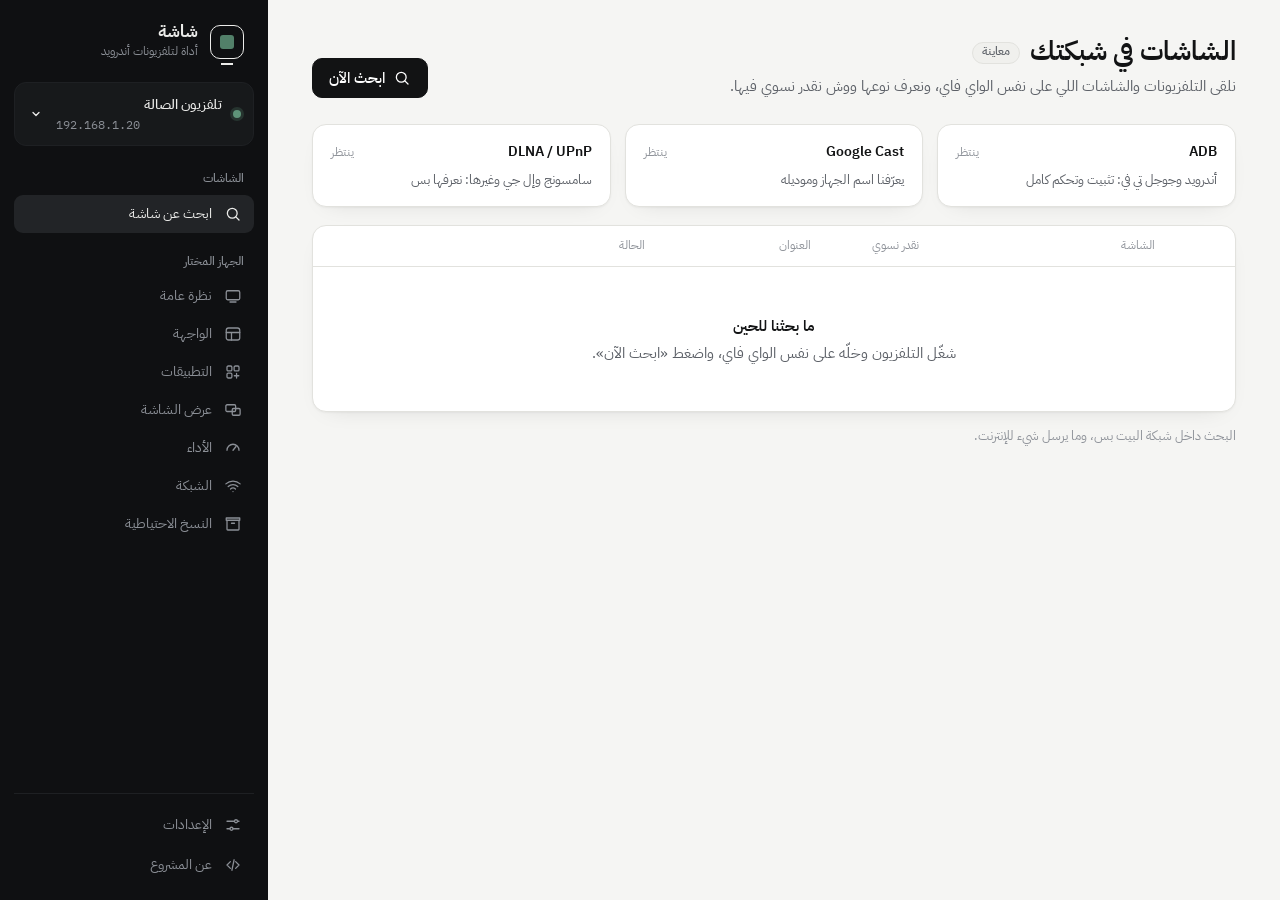
<file: docs/studio/index.html>
<!doctype html>
<html lang="ar" dir="rtl">
<head>
<meta charset="utf-8">
<meta name="viewport" content="width=device-width, initial-scale=1">
<title>شاشة</title>
<link rel="preconnect" href="https://fonts.googleapis.com">
<link rel="preconnect" href="https://fonts.gstatic.com" crossorigin>
<link href="https://fonts.googleapis.com/css2?family=IBM+Plex+Mono:wght@400;500&family=IBM+Plex+Sans+Arabic:wght@400;500;600;700&display=swap" rel="stylesheet">
<style>
/* ألوان: أسود وأبيض، والألوان الهادية للحالة بس (متصل، معلومة، يحتاج شيء، غير متصل) */
:root {
  --bg: #F5F5F3; --surface: #FFFFFF; --surface-2: #F0F0ED; --ink: #121314; --ink-2: #5C6067; --ink-3: #8F939A; --line: #E2E2DE;
  --side: #0F1012; --side-ink: #ECECEA; --side-ink-2: #8B8F96; --side-line: #1E2023; --side-hover: #17191B; --side-active: #222427;
  --ok: #5E9479; --ok-bg: #E6EFEA; --ok-ink: #3D6D55;
  --info: #7A97BF; --info-bg: #E7ECF3; --info-ink: #4B6890;
  --warn: #BE9D67; --warn-bg: #F3EDE2; --warn-ink: #85683A;
  --off: #BF7F7A; --off-bg: #F4E7E5; --off-ink: #8E4E49;
  --focus: #121314; --shadow: 0 1px 2px rgba(18,19,20,.04), 0 8px 24px -16px rgba(18,19,20,.18);
  --sans: "IBM Plex Sans Arabic", system-ui, sans-serif; --mono: "IBM Plex Mono", ui-monospace, monospace;
}
:root[data-theme="dark"] {
  --bg: #0C0D0E; --surface: #141517; --surface-2: #1B1C1F; --ink: #ECECEA; --ink-2: #A1A6AE; --ink-3: #6E737A; --line: #25272B;
  --side: #08090A; --side-line: #18191C; --side-hover: #111214; --side-active: #1B1D20;
  --ok-bg: #18241E; --ok-ink: #8BBFA5; --info-bg: #171D27; --info-ink: #9FB6D8;
  --warn-bg: #251F16; --warn-ink: #D5B985; --off-bg: #261918; --off-ink: #D9A19C;
  --focus: #ECECEA; --shadow: 0 1px 2px rgba(0,0,0,.3), 0 10px 30px -18px rgba(0,0,0,.8);
}
* { box-sizing: border-box; }
html, body { margin: 0; height: 100%; }
body { background: var(--bg); color: var(--ink); font: 400 14.5px/1.6 var(--sans); -webkit-font-smoothing: antialiased; }
button, input, select { font: inherit; color: inherit; }
button { cursor: pointer; }
[hidden] { display: none !important; }
svg.i { width: 18px; height: 18px; flex: none; fill: none; stroke: currentColor; stroke-width: 1.7; stroke-linecap: round; stroke-linejoin: round; }
.mono { font-family: var(--mono); font-size: .92em; direction: ltr; unicode-bidi: isolate; }
:focus-visible { outline: 2px solid var(--focus); outline-offset: 2px; }

/* القائمة على اليسار (حتى في واجهة عربية) */
.shell { display: grid; grid-template-columns: 268px 1fr; height: 100vh; direction: ltr; }
.side, .main { direction: rtl; }
.side { background: var(--side); color: var(--side-ink); display: flex; flex-direction: column; padding: 22px 14px 16px; overflow-y: auto; }
.main { overflow-y: auto; }

.brand { display: flex; align-items: center; gap: 12px; padding: 0 10px 20px; }
.mark { width: 34px; height: 34px; border-radius: 10px; border: 1.6px solid var(--side-ink); position: relative; flex: none; }
.mark::after { content: ""; position: absolute; left: 50%; bottom: -7px; width: 12px; height: 1.6px; margin-left: -6px; background: var(--side-ink); }
.mark::before { content: ""; position: absolute; inset: 9px; border-radius: 3px; background: var(--ok); opacity: .85; }
.brand b { display: block; font-weight: 700; font-size: 17px; line-height: 1.2; }
.brand small { display: block; font-size: 12px; color: var(--side-ink-2); }

.device { display: flex; align-items: center; gap: 11px; width: 100%; padding: 11px 12px; margin-bottom: 18px; border-radius: 12px; border: 1px solid var(--side-line);
          background: var(--side-hover); text-align: start; color: inherit; }
.device:hover { background: var(--side-active); }
.device .txt { flex: 1; min-width: 0; }
.device b { display: block; font-weight: 500; font-size: 13.5px; white-space: nowrap; overflow: hidden; text-overflow: ellipsis; }
.device small { display: block; font-size: 12px; color: var(--side-ink-2); }
.dot { width: 8px; height: 8px; border-radius: 50%; flex: none; background: var(--ok); box-shadow: 0 0 0 3px color-mix(in srgb, var(--ok) 22%, transparent); }
.dot.warn { background: var(--warn); box-shadow: 0 0 0 3px color-mix(in srgb, var(--warn) 22%, transparent); }
.dot.info { background: var(--info); box-shadow: 0 0 0 3px color-mix(in srgb, var(--info) 22%, transparent); }
.dot.off { background: var(--off); box-shadow: 0 0 0 3px color-mix(in srgb, var(--off) 22%, transparent); }

.group { margin: 6px 0 14px; }
.group h3 { margin: 0 10px 6px; font-size: 11.5px; font-weight: 500; color: var(--side-ink-2); }
.nav { display: flex; align-items: center; gap: 12px; width: 100%; height: 38px; padding: 0 12px; border: 0; border-radius: 9px; background: none;
       color: var(--side-ink-2); font-size: 14px; text-align: start; transition: background .15s, color .15s; }
.nav:hover { background: var(--side-hover); color: var(--side-ink); }
.nav.on { background: var(--side-active); color: var(--side-ink); }
.nav .count { margin-inline-start: auto; font-family: var(--mono); font-size: 11.5px; color: var(--side-ink-2); }
.side-foot { margin-top: auto; padding-top: 12px; border-top: 1px solid var(--side-line); display: flex; flex-direction: column; gap: 2px; }

/* الصفحة */
.page { max-width: 1120px; margin: 0 auto; padding: 34px 44px 56px; animation: pageIn .35s ease both; }
@keyframes pageIn { from { opacity: 0; transform: translateY(6px); } }
.head { display: flex; align-items: flex-end; justify-content: space-between; gap: 24px; margin-bottom: 26px; }
.head h1 { margin: 0; font-size: 27px; font-weight: 600; line-height: 1.3; letter-spacing: 0; }
.head p { margin: 6px 0 0; color: var(--ink-2); max-width: 560px; }
.head .actions { display: flex; gap: 10px; flex: none; }
.tag { display: inline-flex; align-items: center; height: 22px; padding: 0 9px; margin-inline-start: 10px; border-radius: 99px; vertical-align: middle;
       font-size: 11.5px; font-weight: 500; color: var(--ink-2); background: var(--surface-2); border: 1px solid var(--line); }

.btn { display: inline-flex; align-items: center; justify-content: center; gap: 8px; height: 40px; padding: 0 16px; border-radius: 10px; font-weight: 500;
       border: 1px solid var(--line); background: var(--surface); color: var(--ink); transition: background .15s, border-color .15s, transform .1s; white-space: nowrap; }
.btn:hover { border-color: var(--ink-3); }
.btn:active { transform: translateY(1px); }
.btn.primary { background: var(--ink); color: var(--surface); border-color: var(--ink); }
.btn.primary:hover { opacity: .9; }
.btn.ghost { background: none; border-color: transparent; color: var(--ink-2); }
.btn.ghost:hover { color: var(--ink); background: var(--surface-2); }
.btn.sm { height: 34px; padding: 0 12px; font-size: 13.5px; border-radius: 9px; }
.btn[disabled] { opacity: .45; pointer-events: none; }

.card { background: var(--surface); border: 1px solid var(--line); border-radius: 14px; box-shadow: var(--shadow); }
.card-h { display: flex; align-items: center; justify-content: space-between; gap: 12px; padding: 16px 20px; border-bottom: 1px solid var(--line); }
.card-h h2 { margin: 0; font-size: 15px; font-weight: 600; }
.card-h p { margin: 2px 0 0; font-size: 13px; color: var(--ink-2); }
.card-b { padding: 18px 20px; }
.grid2 { display: grid; grid-template-columns: 1fr 1fr; gap: 18px; }
.stack { display: flex; flex-direction: column; gap: 18px; }
.note { font-size: 12.5px; color: var(--ink-3); }

.badge { display: inline-flex; align-items: center; gap: 7px; height: 26px; padding: 0 10px; border-radius: 99px; font-size: 12.5px; font-weight: 500; white-space: nowrap; }
.badge::before { content: ""; width: 6px; height: 6px; border-radius: 50%; background: currentColor; }
.badge.ok { color: var(--ok-ink); background: var(--ok-bg); }
.badge.info { color: var(--info-ink); background: var(--info-bg); }
.badge.warn { color: var(--warn-ink); background: var(--warn-bg); }
.badge.off { color: var(--off-ink); background: var(--off-bg); }
.chip { display: inline-flex; align-items: center; height: 24px; padding: 0 9px; border-radius: 7px; font-size: 12px; color: var(--ink-2);
        background: var(--surface-2); border: 1px solid var(--line); white-space: nowrap; }

/* ---------- البحث ---------- */
.methods { display: grid; grid-template-columns: repeat(3, 1fr); gap: 14px; margin-bottom: 18px; }
.method { padding: 16px 18px; }
.method .top { display: flex; align-items: center; justify-content: space-between; margin-bottom: 6px; }
.method b { font-weight: 600; font-size: 14px; }
.method p { margin: 0; font-size: 13px; color: var(--ink-2); }
.method .state { font-size: 12px; color: var(--ink-3); }
.method.run .state { color: var(--info-ink); }
.method.done .state { color: var(--ok-ink); }
.progress { height: 2px; margin: -1px 0 0; background: transparent; overflow: hidden; border-radius: 0 0 14px 14px; }
.progress i { display: block; height: 100%; width: 0; background: var(--ink); transition: width .5s ease; }

.rows { list-style: none; margin: 0; padding: 0; }
.row { display: grid; grid-template-columns: 44px minmax(220px, 1.4fr) 1fr 150px 160px 136px; align-items: center; gap: 16px; padding: 14px 20px; border-top: 1px solid var(--line); }
.row:first-child { border-top: 0; }
.row.in { animation: rowIn .45s ease both; }
@keyframes rowIn { from { opacity: 0; transform: translateY(8px); } }
.row .ic { width: 44px; height: 44px; border-radius: 11px; display: grid; place-items: center; background: var(--surface-2); color: var(--ink-2); }
.row .ic svg { width: 22px; height: 22px; }
.row .name b { display: block; font-weight: 600; }
.row .name small { display: block; color: var(--ink-2); font-size: 13px; }
.caps { display: flex; flex-wrap: wrap; gap: 6px; }
.rows-head { display: grid; grid-template-columns: 44px minmax(220px, 1.4fr) 1fr 150px 160px 136px; gap: 16px; padding: 10px 20px; font-size: 12px; color: var(--ink-3);
             border-bottom: 1px solid var(--line); }
.empty { padding: 46px 20px; text-align: center; color: var(--ink-2); }
.empty b { display: block; color: var(--ink); font-weight: 600; font-size: 15px; margin-bottom: 4px; }

/* ---------- نظرة عامة ---------- */
.hero-dev { display: flex; align-items: center; gap: 20px; padding: 22px 24px; }
.screen-ic { width: 88px; height: 56px; border-radius: 9px; border: 2px solid var(--ink); position: relative; flex: none; display: grid; place-items: center; }
.screen-ic::after { content: ""; position: absolute; bottom: -9px; left: 50%; width: 26px; height: 2px; margin-left: -13px; background: var(--ink); }
.screen-ic span { font-family: var(--mono); font-size: 11px; color: var(--ink-2); }
.hero-dev h2 { margin: 0; font-size: 21px; font-weight: 600; }
.hero-dev .meta { display: flex; flex-wrap: wrap; gap: 8px; margin-top: 8px; }
.hero-dev .acts { margin-inline-start: auto; display: flex; gap: 10px; }
.specs { display: grid; grid-template-columns: repeat(4, 1fr); border-top: 1px solid var(--line); }
.spec { padding: 16px 22px; border-inline-start: 1px solid var(--line); }
.spec:nth-child(4n + 1) { border-inline-start: 0; }
.spec:nth-child(n + 5) { border-top: 1px solid var(--line); }
.spec small { display: block; font-size: 12px; color: var(--ink-3); margin-bottom: 4px; }
.spec b { font-weight: 500; }
.meter { height: 6px; border-radius: 99px; background: var(--surface-2); overflow: hidden; margin-top: 8px; }
.meter i { display: block; height: 100%; border-radius: inherit; background: var(--ink); }
.list { list-style: none; margin: 0; padding: 0; }
.li { display: flex; align-items: center; gap: 14px; padding: 13px 20px; border-top: 1px solid var(--line); }
.li:first-child { border-top: 0; }
.li .txt { flex: 1; min-width: 0; }
.row-ic { width: 36px; height: 36px; border-radius: 9px; display: grid; place-items: center; flex: none; background: var(--surface-2); color: var(--ink-2); }
.li b { display: block; font-weight: 500; }
.li small { display: block; font-size: 13px; color: var(--ink-2); }

/* ---------- الواجهة: معاينة قبل التلفزيون ---------- */
.launcher { display: grid; grid-template-columns: 1fr 340px; gap: 20px; align-items: start; }
.tv { padding: 18px; }
.bezel { position: relative; border-radius: 12px; background: #000; padding: 10px; box-shadow: inset 0 0 0 1px rgba(255,255,255,.06); }
.bezel .scr { position: relative; aspect-ratio: 16 / 9; border-radius: 4px; overflow: hidden; background: #000; }
.bezel iframe { position: absolute; inset: 0; width: 100%; height: 100%; border: 0; }
.stand { width: 120px; height: 6px; margin: 10px auto 0; border-radius: 3px; background: var(--line); }
.tv-foot { display: flex; align-items: center; justify-content: space-between; gap: 12px; margin-top: 14px; }
.field { padding: 14px 20px; border-top: 1px solid var(--line); }
.field:first-child { border-top: 0; }
.field > label, .field > span.l { display: block; font-size: 12.5px; color: var(--ink-2); margin-bottom: 8px; }
.opts { display: flex; flex-wrap: wrap; gap: 8px; }
.opt { display: inline-flex; align-items: center; gap: 8px; height: 34px; padding: 0 12px; border-radius: 9px; border: 1px solid var(--line); background: var(--surface);
       font-size: 13.5px; color: var(--ink-2); }
.opt:hover { border-color: var(--ink-3); }
.opt.on { border-color: var(--ink); color: var(--ink); box-shadow: inset 0 0 0 1px var(--ink); }
.opt .sw { width: 14px; height: 14px; border-radius: 4px; }
.swatches { display: flex; gap: 10px; }
.swatch { width: 34px; height: 34px; border-radius: 50%; border: 0; padding: 0; box-shadow: inset 0 0 0 1px rgba(0,0,0,.12); }
.swatch.on { box-shadow: 0 0 0 2px var(--surface), 0 0 0 4px var(--ink); }
.input { width: 100%; height: 40px; padding: 0 12px; border-radius: 9px; border: 1px solid var(--line); background: var(--surface); }
.input:focus { outline: none; border-color: var(--ink); }
.seg { display: inline-flex; padding: 3px; border-radius: 10px; background: var(--surface-2); border: 1px solid var(--line); }
.seg button { height: 32px; padding: 0 14px; border: 0; border-radius: 7px; background: none; color: var(--ink-2); font-size: 13.5px; }
.seg button.on { background: var(--surface); color: var(--ink); box-shadow: 0 1px 2px rgba(0,0,0,.08), inset 0 0 0 1px var(--line); }
.apply { padding: 16px 20px; border-top: 1px solid var(--line); display: flex; flex-direction: column; gap: 10px; }
.apply .btn { width: 100%; }

/* ---------- عناصر عامة ---------- */
.toggle { position: relative; width: 40px; height: 24px; flex: none; border-radius: 99px; border: 0; background: var(--line); transition: background .2s; }
.toggle::after { content: ""; position: absolute; top: 3px; right: 3px; width: 18px; height: 18px; border-radius: 50%; background: var(--surface);
                 box-shadow: 0 1px 3px rgba(0,0,0,.2); transition: transform .2s; }
.toggle.on { background: var(--ink); }
.toggle.on::after { transform: translateX(-16px); }
.drop { margin: 18px 20px; padding: 34px 20px; border: 1.5px dashed var(--line); border-radius: 12px; text-align: center; color: var(--ink-2); }
.drop b { display: block; color: var(--ink); font-weight: 600; margin-bottom: 4px; }
.drop.over { border-color: var(--ink); background: var(--surface-2); }
.mirror-scr { aspect-ratio: 16 / 9; border-radius: 10px; background: #000; display: grid; place-items: center; color: #8B8F96; font-size: 13.5px; }
.levels { display: grid; grid-template-columns: repeat(3, 1fr); gap: 10px; }
.level { padding: 12px 14px; border-radius: 11px; border: 1px solid var(--line); background: var(--surface); text-align: start; }
.level b { display: block; font-weight: 600; font-size: 14px; }
.level small { display: block; font-size: 12.5px; color: var(--ink-2); }
.level.on { border-color: var(--ink); box-shadow: inset 0 0 0 1px var(--ink); }
.stat { padding: 16px 20px; }
.stat small { display: block; font-size: 12px; color: var(--ink-3); }
.stat b { display: block; font-size: 22px; font-weight: 600; line-height: 1.4; }
.stats { display: grid; grid-template-columns: repeat(4, 1fr); }
.stats .stat + .stat { border-inline-start: 1px solid var(--line); }
.toast { position: fixed; z-index: 10; bottom: 22px; left: 50%; transform: translate(-50%, 16px); opacity: 0; padding: 11px 18px; border-radius: 10px;
         background: var(--ink); color: var(--surface); font-size: 13.5px; transition: opacity .25s, transform .25s; pointer-events: none; }
.toast.show { opacity: 1; transform: translate(-50%, 0); }

@media (max-width: 1100px) {
  .row, .rows-head { grid-template-columns: 44px 1.4fr 1fr 130px; }
  .row > :nth-child(5), .rows-head > :nth-child(5), .row > :nth-child(4) .caps { display: none; }
  .launcher { grid-template-columns: 1fr; }
  .specs, .stats { grid-template-columns: repeat(2, 1fr); }
}
@media (prefers-reduced-motion: reduce) { * { animation: none !important; transition: none !important; } }
</style>
<script src="../assets/prefs.js"></script>
</head>
<body>
<div class="shell">
  <aside class="side" aria-label="القائمة">
    <div class="brand"><span class="mark" aria-hidden="true"></span><span><b>شاشة</b><small>أداة لتلفزيونات أندرويد</small></span></div>

    <button class="device" type="button" data-go="scan" title="غيّر الشاشة">
      <span class="dot"></span>
      <span class="txt"><b>تلفزيون الصالة</b><small class="mono">192.168.1.20</small></span>
      <svg class="i" viewBox="0 0 24 24"><path d="M8 10l4 4 4-4"/></svg>
    </button>

    <nav class="group" aria-label="الشاشات">
      <h3>الشاشات</h3>
      <button class="nav" type="button" data-go="scan"><svg class="i" viewBox="0 0 24 24"><circle cx="11" cy="11" r="6.5"/><path d="M20 20l-4.2-4.2"/></svg>ابحث عن شاشة<span class="count" id="foundCount"></span></button>
    </nav>
    <nav class="group" aria-label="الجهاز">
      <h3>الجهاز المختار</h3>
      <button class="nav" type="button" data-go="overview"><svg class="i" viewBox="0 0 24 24"><rect x="3" y="5" width="18" height="12" rx="2"/><path d="M8 20h8"/></svg>نظرة عامة</button>
      <button class="nav" type="button" data-go="launcher"><svg class="i" viewBox="0 0 24 24"><rect x="3" y="4" width="18" height="16" rx="3"/><path d="M3 10h18M10 10v10"/></svg>الواجهة</button>
      <button class="nav" type="button" data-go="apps"><svg class="i" viewBox="0 0 24 24"><rect x="4" y="4" width="6.5" height="6.5" rx="1.6"/><rect x="13.5" y="4" width="6.5" height="6.5" rx="1.6"/><rect x="4" y="13.5" width="6.5" height="6.5" rx="1.6"/><path d="M16.75 14v6M13.75 17h6"/></svg>التطبيقات</button>
      <button class="nav" type="button" data-go="mirror"><svg class="i" viewBox="0 0 24 24"><rect x="2.5" y="5" width="13" height="9" rx="1.6"/><rect x="11" y="10" width="10.5" height="9" rx="1.6"/></svg>عرض الشاشة</button>
      <button class="nav" type="button" data-go="speed"><svg class="i" viewBox="0 0 24 24"><path d="M4 15a8 8 0 1 1 16 0"/><path d="M12 15l4-5"/></svg>الأداء</button>
      <button class="nav" type="button" data-go="network"><svg class="i" viewBox="0 0 24 24"><path d="M2.5 9.2a14 14 0 0 1 19 0M5.6 12.6a9.5 9.5 0 0 1 12.8 0M8.7 16a5 5 0 0 1 6.6 0"/><path d="M12 19.4h.01"/></svg>الشبكة</button>
      <button class="nav" type="button" data-go="backup"><svg class="i" viewBox="0 0 24 24"><path d="M4 7h16v12a1 1 0 0 1-1 1H5a1 1 0 0 1-1-1zM3 4h18v3H3z"/><path d="M10 11h4"/></svg>النسخ الاحتياطية</button>
    </nav>

    <div class="side-foot">
      <button class="nav" type="button" data-go="settings"><svg class="i" viewBox="0 0 24 24"><path d="M4 7h10M18 7h2M4 17h4M12 17h8"/><circle cx="16" cy="7" r="2"/><circle cx="10" cy="17" r="2"/></svg>الإعدادات</button>
      <button class="nav" type="button" data-go="about"><svg class="i" viewBox="0 0 24 24"><path d="M8.5 7.5L4 12l4.5 4.5M15.5 7.5L20 12l-4.5 4.5M13.5 5l-3 14"/></svg>عن المشروع</button>
    </div>
  </aside>

  <main class="main" id="main"></main>
</div>
<div class="toast" id="toast" role="status"></div>

<script>
const $ = (s, el = document) => el.querySelector(s);
// إعدادات الزائر في كوكيز متصفحه (assets/prefs.js)، والمظهر نفسه حق الموقع كله
const store = { get: k => prefs.get(k === 'studio-theme' ? 'theme' : k, null), set: (k, v) => prefs.set(k === 'studio-theme' ? 'theme' : k, v) };
const I = {
  tv: '<rect x="3" y="5" width="18" height="12" rx="2"/><path d="M8 20h8"/>',
  cast: '<path d="M3 17a4 4 0 0 1 4 4M3 13a8 8 0 0 1 8 8M3 9.2V7a2 2 0 0 1 2-2h14a2 2 0 0 1 2 2v10a2 2 0 0 1-2 2h-5"/>',
  scan: '<circle cx="11" cy="11" r="6.5"/><path d="M20 20l-4.2-4.2"/>',
  play: '<path d="M8 5.5v13l11-6.5z"/>', apk: '<path d="M12 4v11M7.5 10.5L12 15l4.5-4.5M5 19h14"/>',
  backup: '<path d="M4 7h16v12a1 1 0 0 1-1 1H5a1 1 0 0 1-1-1zM3 4h18v3H3z"/><path d="M10 11h4"/>', mirror: '<rect x="2.5" y="5" width="13" height="9" rx="1.6"/><rect x="11" y="10" width="10.5" height="9" rx="1.6"/>',
  check: '<path d="M5 12.5l4.5 4.5L19 7.5"/>', ext: '<path d="M14 4h6v6M20 4l-9 9M18 14v5a1 1 0 0 1-1 1H5a1 1 0 0 1-1-1V7a1 1 0 0 1 1-1h5"/>',
};
const icon = (n, cls = 'i') => `<svg class="${cls}" viewBox="0 0 24 24">${I[n]}</svg>`;
let toastT;
function toast(t) { const el = $('#toast'); el.textContent = t; el.classList.add('show'); clearTimeout(toastT); toastT = setTimeout(() => el.classList.remove('show'), 2600); }

// ---------- بيانات المعاينة (في الأداة تجي من البحث في الشبكة و adb) ----------
const DEVICES = [
  { id: 'sky', name: 'تلفزيون الصالة', sub: 'أندرويد 14، Google TV', ip: '192.168.1.20', via: ['ADB', 'Google Cast'], icon: 'tv',
    caps: ['واجهتي', 'عرض الشاشة', 'تطبيقات'], status: ['ok', 'متصل'], act: 'اختر' },
  { id: 'cast', name: 'Chromecast غرفة النوم', sub: 'Google TV Streamer', ip: '192.168.1.31', via: ['Google Cast'], icon: 'cast',
    caps: ['واجهتي', 'تطبيقات'], status: ['warn', 'فعّل وضع المطوّر'], act: 'طريقة التفعيل' },
  { id: 'sam', name: 'Samsung 55" Crystal UHD', sub: 'Tizen', ip: '192.168.1.42', via: ['DLNA'], icon: 'tv',
    caps: ['تعرّف بس'], status: ['info', 'نعرفه بس'], act: 'التفاصيل' },
];
const METHODS = [
  { id: 'adb', name: 'ADB', desc: 'أندرويد وجوجل تي في: تثبيت وتحكم كامل', finds: 1 },
  { id: 'cast', name: 'Google Cast', desc: 'يعرّفنا اسم الجهاز وموديله', finds: 2 },
  { id: 'dlna', name: 'DLNA / UPnP', desc: 'سامسونج وإل جي وغيرها: نعرفها بس', finds: 1 },
];
let scanned = false, scanning = false;

// ---------- الصفحات ----------
const PAGES = {
  scan: () => `
    <div class="head">
      <div><h1>الشاشات في شبكتك<span class="tag">معاينة</span></h1>
        <p>نلقى التلفزيونات والشاشات اللي على نفس الواي فاي، ونعرف نوعها ووش نقدر نسوي فيها.</p></div>
      <div class="actions"><button class="btn primary" type="button" id="scanBtn">${icon('scan')}${scanned ? 'ابحث من جديد' : 'ابحث الآن'}</button></div>
    </div>
    <div class="methods">${METHODS.map(m => `
      <div class="card method${scanned ? ' done' : ''}" data-m="${m.id}">
        <div class="top"><b>${m.name}</b><span class="state">${scanned ? 'لقينا ' + m.finds : 'ينتظر'}</span></div>
        <p>${m.desc}</p></div>`).join('')}
    </div>
    <div class="card">
      <div class="rows-head"><span></span><span>الشاشة</span><span>نقدر نسوي</span><span>العنوان</span><span>الحالة</span><span></span></div>
      <div class="progress"><i id="prog"></i></div>
      <ul class="rows" id="rows">${scanned ? DEVICES.map(rowHTML).join('') : emptyHTML()}</ul>
    </div>
    <p class="note" style="margin-top:14px">البحث داخل شبكة البيت بس، وما يرسل شيء للإنترنت.</p>`,

  overview: () => `
    <div class="head"><div><h1>نظرة عامة</h1><p>كل شيء عن التلفزيون المختار في مكان واحد.</p></div></div>
    <div class="stack">
      <div class="card">
        <div class="hero-dev">
          <div class="screen-ic" aria-hidden="true"></div>
          <div><h2>تلفزيون الصالة</h2>
            <div class="meta"><span class="badge ok">متصل</span><span class="chip">Google TV</span><span class="chip">أندرويد 14</span><span class="chip mono">192.168.1.20:5555</span></div></div>
          <div class="acts"><button class="btn" type="button" data-go="mirror">${icon('mirror')}اعرض الشاشة</button><button class="btn" type="button" data-go="apps">${icon('apk')}ثبّت تطبيق</button></div>
        </div>
        <div class="specs">
          <div class="spec"><small>الموديل</small><b class="mono">SW_22AE_NF</b></div>
          <div class="spec"><small>كرت الشاشة</small><b>Mali-G52</b></div>
          <div class="spec"><small>دقة الواجهة</small><b class="mono">1920 × 1080</b></div>
          <div class="spec"><small>الشبكة</small><b>واي فاي 2.4 GHz</b></div>
          <div class="spec"><small>الذاكرة المتاحة</small><b>714 من 1,854 ميقا</b><div class="meter"><i style="width:39%"></i></div></div>
          <div class="spec"><small>التخزين المتاح</small><b>3.1 من 8 قيقا</b><div class="meter"><i style="width:39%"></i></div></div>
          <div class="spec"><small>الإشارة</small><b>ممتازة <span class="mono">(−51 dBm)</span></b></div>
          <div class="spec"><small>تشغيل الأوامر</small><b>مسموح (وضع المطوّر)</b></div>
        </div>
      </div>
      <div class="grid2">
        <div class="card">
          <div class="card-h"><div><h2>واجهتي</h2><p>الواجهة الرئيسية الجديدة للتلفزيون</p></div><span class="badge ok">مثبتة 2.9</span></div>
          <ul class="list">
            <li class="li"><div class="txt"><b>تفتح بدل الواجهة الأصلية</b><small>عن طريق خدمة إمكانية الوصول</small></div><span class="badge warn">مطفية</span></li>
            <li class="li"><div class="txt"><b>الثيم</b><small>سينما، خلفية بنفسجي</small></div><button class="btn sm" type="button" data-go="launcher">غيّر</button></li>
          </ul>
        </div>
        <div class="card">
          <div class="card-h"><div><h2>آخر التغييرات</h2><p>كل تغيير ترجّعه بزر</p></div></div>
          <ul class="list">
            <li class="li"><div class="txt"><b>تسريع الحركات</b><small>نص المدة، أمس</small></div><button class="btn sm ghost" type="button">رجّع</button></li>
            <li class="li"><div class="txt"><b>شاشة التوقف من واجهتي</b><small>أمس</small></div><button class="btn sm ghost" type="button">رجّع</button></li>
          </ul>
        </div>
      </div>
    </div>`,

  launcher: () => `
    <div class="head"><div><h1>الواجهة</h1><p>جرّب الشكل هنا أول. ما يتغير شيء في التلفزيون لين تضغط «طبّق على التلفزيون».</p></div></div>
    <div class="launcher">
      <div class="card tv">
        <div class="bezel"><div class="scr"><iframe id="pv" title="معاينة واجهتي" loading="lazy"></iframe></div></div>
        <div class="stand"></div>
        <div class="tv-foot"><span class="note">المعاينة نفسها اللي على التلفزيون: الأسهم تتنقل فيها بعد ما تضغط عليها.</span>
          <button class="btn sm ghost" type="button" id="replay">${icon('play')}شغّل الدخولية</button></div>
      </div>
      <div class="card">
        <div class="field"><span class="l">الثيم</span><div class="opts" id="styleOpts"></div></div>
        <div class="field"><span class="l">الخلفية</span><div class="swatches" id="themeOpts"></div></div>
        <div class="field"><label for="nm">الاسم في الترحيب</label><input class="input" id="nm" maxlength="20" placeholder="بدون اسم"></div>
        <div class="field"><span class="l">الساعة</span><div class="seg" id="clockSeg"><button type="button" class="on" data-v="12">12 ساعة</button><button type="button" data-v="24">24 ساعة</button></div></div>
        <div class="apply">
          <button class="btn primary" type="button" id="applyBtn">طبّق على التلفزيون</button>
          <span class="note" id="dirty">نفس اللي على التلفزيون الحين.</span>
        </div>
      </div>
    </div>`,

  apps: () => `
    <div class="head"><div><h1>التطبيقات</h1><p>ثبّت أي تطبيق (APK) من جهازك على التلفزيون.</p></div></div>
    <div class="card">
      <div class="drop" id="drop"><b>اسحب ملف APK هنا</b>أو <button class="btn sm" type="button" style="margin-inline-start:6px">اختر ملف…</button></div>
      <ul class="list">
        <li class="li"><span class="row-ic">${icon('apk')}</span><div class="txt"><b>Downloader 1.5.2</b><small>ثبّتّه أمس، 6.1 ميقا</small></div><span class="badge ok">تثبّت</span></li>
        <li class="li"><span class="row-ic">${icon('apk')}</span><div class="txt"><b>Wajhati 2.9</b><small>اليوم، 0.5 ميقا</small></div><span class="badge ok">تثبّت</span></li>
      </ul>
    </div>`,

  mirror: () => `
    <div class="head"><div><h1>عرض الشاشة</h1><p>تشوف شاشة التلفزيون في نافذة على جهازك، وتتحكم بالكيبورد.</p></div>
      <div class="actions"><button class="btn primary" type="button" id="mirrorBtn">${icon('mirror')}افتح العرض</button></div></div>
    <div class="grid2">
      <div class="card card-b"><div class="mirror-scr">العرض يفتح في نافذة مستقلة</div>
        <p class="note" style="margin:12px 0 0">التطبيقات المحمية مثل نتفلكس تطلع سوداء في العرض.</p></div>
      <div class="card">
        <div class="field"><span class="l">الوضوح</span>
          <div class="levels" id="levels">
            <button class="level on" type="button"><b>خفيف</b><small>720، أخف على التلفزيون</small></button>
            <button class="level" type="button"><b>متوازن</b><small>960، التلفزيون يتعب</small></button>
            <button class="level" type="button"><b>واضح</b><small>1280، ثقيل جداً</small></button>
          </div>
          <p class="note" style="margin:10px 0 0">تلفزيونك ما فيه ترميز فيديو بالعتاد، فكل ما زاد الوضوح ثقل عليه.</p></div>
        <div class="field li" style="padding-inline:0"><div class="txt"><b>صوت التلفزيون على الجهاز</b><small>يسكّت التلفزيون وقت العرض</small></div><button class="toggle" type="button" aria-pressed="false"></button></div>
        <div class="field li" style="padding-inline:0;border-top:1px solid var(--line)"><div class="txt"><b>تحكم بالكيبورد والماوس</b><small>الأسهم وEnter، والزر اليمين رجوع</small></div><button class="toggle on" type="button" aria-pressed="true"></button></div>
      </div>
    </div>`,

  speed: () => `
    <div class="head"><div><h1>الأداء</h1><p>يخفف التلفزيون بدون ما يحذف شيء، وكل خيار يرجع زي ما كان بزر.</p></div></div>
    <div class="card"><div class="stats">
      <div class="stat"><small>الذاكرة المتاحة</small><b>714 ميقا</b></div>
      <div class="stat"><small>المعالج الحين</small><b>24%</b></div>
      <div class="stat"><small>إطارات واجهتي</small><b>16 بالثانية</b></div>
      <div class="stat"><small>آخر فحص</small><b>قبل دقيقة</b></div></div></div>
    <div class="card" style="margin-top:18px"><ul class="list">
      ${[['حركات أسرع', 'فتح التطبيقات والنوافذ بنص المدة', true], ['وقّف تطبيقات عرض المحلات', 'عرض المحلات ومشغّل الإعلانات، تشتغل بالخلفية بدون فايدة', true],
         ['شاشة توقف واجهتي', 'الساعة والصلاة وصورك بدل شاشة التوقف الأصلية', true], ['وقّف المساعد في الخلفية', 'يوفّر ذاكرة، والمايك في الريموت يشتغل عادي', false]]
        .map(([t, s, on]) => `<li class="li"><div class="txt"><b>${t}</b><small>${s}</small></div><button class="toggle${on ? ' on' : ''}" type="button" aria-pressed="${on}"></button></li>`).join('')}
    </ul></div>`,

  network: () => `
    <div class="head"><div><h1>الشبكة</h1><p>فحص اتصال التلفزيون، وتحسينات ترجع بزر.</p></div>
      <div class="actions"><button class="btn" type="button">افحص الحين</button><button class="btn primary" type="button">حسّن الاتصال</button></div></div>
    <div class="card"><div class="stats">
      <div class="stat"><small>الاتصال</small><b>واي فاي</b></div>
      <div class="stat"><small>الإشارة</small><b>ممتازة</b></div>
      <div class="stat"><small>الاستجابة</small><b class="mono">64 ms</b></div>
      <div class="stat"><small>الثبات</small><b>متذبذب</b></div></div></div>
    <div class="card" style="margin-top:18px"><ul class="list">
      <li class="li"><div class="txt"><b>خادم أسماء (DNS) سريع وثابت</b><small>Cloudflare، يقلل تأخير فتح التطبيقات</small></div><span class="badge info">مقترح</span></li>
      <li class="li"><div class="txt"><b>وقّف بحث الواي فاي الدائم</b><small>التلفزيون يدوّر شبكات بالخلفية ويقطّع</small></div><span class="badge info">مقترح</span></li>
      <li class="li"><div class="txt"><b>النطاق 2.4 GHz</b><small>لو الراوتر يدعم 5 GHz وقريب، الاتصال يصير أثبت</small></div><span class="badge warn">انتبه</span></li>
    </ul></div>`,

  backup: () => `
    <div class="head"><div><h1>النسخ الاحتياطية</h1><p>ترتيب الأقسام والمفضلة والإعدادات وصورة الخلفية وصور شاشة التوقف.</p></div>
      <div class="actions"><button class="btn primary" type="button">${icon('backup')}نسخة جديدة</button></div></div>
    <div class="card"><ul class="list">
      ${[['الخميس 22 أكتوبر، 7:40 م', '1.8 ميقا، فيها خلفية و3 صور'], ['الثلاثاء 20 أكتوبر، 11:02 ص', '1.2 ميقا']]
        .map(([t, s]) => `<li class="li"><div class="txt"><b>${t}</b><small>${s}</small></div><button class="btn sm" type="button">رجّعها</button><button class="btn sm ghost" type="button">افتح المجلد</button></li>`).join('')}
    </ul></div>`,

  settings: () => `
    <div class="head"><div><h1>الإعدادات</h1><p>شكل الأداة وطريقة البحث.</p></div></div>
    <div class="stack">
      <div class="card"><div class="card-h"><h2>الشكل</h2></div>
        <div class="field li" style="padding-inline:20px"><div class="txt"><b>الوضع</b><small>فاتح، داكن، أو حسب ويندوز</small></div>
          <div class="seg" id="themeSeg"><button type="button" data-v="light">فاتح</button><button type="button" data-v="dark">داكن</button><button type="button" data-v="auto">تلقائي</button></div></div>
        <div class="field li" style="padding-inline:20px"><div class="txt"><b>اللغة</b><small>English للمشاركين في المشروع</small></div>
          <div class="seg"><button type="button" class="on">العربية</button><button type="button">English</button></div></div>
      </div>
      <div class="card"><div class="card-h"><h2>البحث</h2></div>
        <ul class="list">
          ${[['ADB', 'تلفزيونات أندرويد وجوجل تي في', true], ['Google Cast', 'اسم الجهاز وموديله', true], ['DLNA / UPnP', 'تلفزيونات سامسونج وإل جي وغيرها', true],
             ['اتصل تلقائياً بآخر شاشة', 'أول ما تفتح الأداة', true]]
            .map(([t, s, on]) => `<li class="li"><div class="txt"><b>${t}</b><small>${s}</small></div><button class="toggle${on ? ' on' : ''}" type="button" aria-pressed="${on}"></button></li>`).join('')}
          <li class="li"><div class="txt"><b>مكان adb</b><small>تحمّله الأداة لحالها من Google لو ما لقته</small></div><span class="chip mono">platform-tools\\adb.exe</span></li>
        </ul></div>
    </div>`,

  about: () => `
    <div class="head"><div><h1>عن المشروع</h1><p>شاشة أداة مفتوحة المصدر: تبحث عن التلفزيونات في شبكتك وتعرفها، وتثبّت وتخصّص وتسرّع تلفزيونات أندرويد.</p></div></div>
    <div class="grid2">
      <div class="card"><ul class="list">
        <li class="li"><div class="txt"><b>الإصدار</b><small>1.0 (معاينة)</small></div></li>
        <li class="li"><div class="txt"><b>الرخصة</b><small>MIT: تقدر تستخدمها وتعدّلها وتنشرها</small></div></li>
        <li class="li"><div class="txt"><b>الكود</b><small>على GitHub بعد ما تعتمد التصميم</small></div><button class="btn sm" type="button" disabled>${icon('ext')}افتح</button></li>
      </ul></div>
      <div class="card"><div class="card-h"><h2>مبنية على</h2></div><ul class="list">
        <li class="li"><div class="txt"><b>adb</b><small>من Android SDK Platform-Tools (Google)</small></div></li>
        <li class="li"><div class="txt"><b>scrcpy</b><small>عرض الشاشة (Apache 2.0)</small></div></li>
        <li class="li"><div class="txt"><b>IBM Plex Sans Arabic</b><small>الخط (SIL OFL)</small></div></li>
      </ul></div>
    </div>`,
};

function emptyHTML() {
  return `<li class="empty"><b>ما بحثنا للحين</b>شغّل التلفزيون وخلّه على نفس الواي فاي، واضغط «ابحث الآن».</li>`;
}
function rowHTML(d, i) {
  return `<li class="row${i != null ? ' in' : ''}" style="animation-delay:${(i || 0) * 120}ms">
    <span class="ic">${icon(d.icon)}</span>
    <span class="name"><b>${d.name}</b><small>${d.sub}</small></span>
    <span class="caps">${d.caps.map(c => `<span class="chip">${c}</span>`).join('')}</span>
    <span><span class="mono">${d.ip}</span><br><small class="note">${d.via.join('، ')}</small></span>
    <span><span class="badge ${d.status[0]}">${d.status[1]}</span></span>
    <span><button class="btn sm${d.id === 'sky' ? ' primary' : ''}" type="button" ${d.id === 'sky' ? 'data-go="overview"' : ''}>${d.act}</button></span></li>`;
}

// ---------- التنقل ----------
let page = store.get('studio-page') || 'scan';
function go(p) {
  page = PAGES[p] ? p : 'scan';
  store.set('studio-page', page);
  document.querySelectorAll('.nav').forEach(n => n.classList.toggle('on', n.dataset.go === page));
  $('#main').innerHTML = `<div class="page">${PAGES[page]()}</div>`;
  $('#main').scrollTop = 0;
  ({ scan: initScan, launcher: initLauncher, settings: initSettings, mirror: initMirror, apps: initApps })[page]?.();
}
document.addEventListener('click', e => {
  const g = e.target.closest('[data-go]');
  if (g) return go(g.dataset.go);
  const t = e.target.closest('.toggle');
  if (t) { t.classList.toggle('on'); t.setAttribute('aria-pressed', t.classList.contains('on')); }
  const s = e.target.closest('.seg button');
  if (s && !s.parentElement.id) { s.parentElement.querySelectorAll('button').forEach(b => b.classList.toggle('on', b === s)); }
});

// ---------- البحث (محاكاة: كل طريقة تلقى أجهزتها وتطلع وحدة ورا الثانية) ----------
function initScan() {
  $('#foundCount').textContent = scanned ? DEVICES.length : '';
  $('#scanBtn').addEventListener('click', () => {
    if (scanning) return;
    scanning = true;
    const rows = $('#rows'), prog = $('#prog');
    rows.innerHTML = '';
    $('#scanBtn').disabled = true;
    METHODS.forEach(m => { const el = $(`[data-m="${m.id}"]`); el.classList.remove('done'); $('.state', el).textContent = 'ينتظر'; });
    let shown = 0;
    METHODS.forEach((m, k) => setTimeout(() => {
      const el = $(`[data-m="${m.id}"]`);
      el.classList.add('run'); $('.state', el).textContent = 'يبحث…';
      prog.style.width = `${(k + .5) / METHODS.length * 100}%`;
      setTimeout(() => {
        el.classList.remove('run'); el.classList.add('done'); $('.state', el).textContent = 'لقينا ' + m.finds;
        const add = DEVICES.slice(shown, k === 0 ? 1 : k === 1 ? 2 : 3);
        add.forEach(d => rows.insertAdjacentHTML('beforeend', rowHTML(d, shown++)));
        prog.style.width = `${(k + 1) / METHODS.length * 100}%`;
        if (k === METHODS.length - 1) {
          scanning = false; scanned = true;
          $('#scanBtn').disabled = false; $('#scanBtn').lastChild.textContent = 'ابحث من جديد';
          $('#foundCount').textContent = DEVICES.length;
          setTimeout(() => { prog.style.width = '0'; }, 600);
        }
      }, 900);
    }, k * 1000));
  });
}

// ---------- الواجهة: المعاينة نفسها حق التلفزيون، وما يتطبّق لين تضغط ----------
const STYLES = [['liquid', 'زجاج سائل', 'linear-gradient(135deg,#2B57D0,#0E8C9E)'], ['cinema', 'سينما', 'linear-gradient(135deg,#2a2622,#050506)'],
                ['orbit', 'مدار', 'linear-gradient(135deg,#7442D0,#03060F)'], ['midnight', 'منتصف الليل', 'linear-gradient(135deg,#0E8C9E,#000)'],
                ['porcelain', 'خزف', 'linear-gradient(135deg,#fff,#E3EAF4)']];
const THEMES = [['night', 'ليل', '#2B57D0', '#03060F'], ['desert', 'صحراء', '#D07A30', '#0C0604'], ['green', 'أخضر', '#159068', '#020C08'], ['aurora', 'بنفسجي', '#7E42E6', '#070312']];
const TV_NOW = { style: 'cinema', theme: 'aurora', name: '', clock: '12' };
const LS = { ...TV_NOW };
const PREVIEW = '../preview/';
let pvT;
function preview(intro) {
  clearTimeout(pvT);
  pvT = setTimeout(() => {
    const q = new URLSearchParams({ style: LS.style, theme: LS.theme, name: LS.name, clock: LS.clock, v: 36 });
    if (!intro) q.set('intro', '0');
    $('#pv').src = `${PREVIEW}?${q}`;
  }, 250);
  const same = Object.keys(TV_NOW).every(k => TV_NOW[k] === LS[k]);
  $('#dirty').textContent = same ? 'نفس اللي على التلفزيون الحين.' : 'فيه تغييرات ما تطبّقت على التلفزيون.';
  $('#applyBtn').disabled = same;
}
function initLauncher() {
  $('#styleOpts').innerHTML = STYLES.map(([id, n, bg]) => `<button class="opt${LS.style === id ? ' on' : ''}" type="button" data-s="${id}"><span class="sw" style="background:${bg}"></span>${n}</button>`).join('');
  $('#themeOpts').innerHTML = THEMES.map(([id, n, c1, base]) => `<button class="swatch${LS.theme === id ? ' on' : ''}" type="button" data-t="${id}" title="${n}" aria-label="${n}"
    style="background:radial-gradient(circle at 30% 30%, ${c1}, ${base} 80%)"></button>`).join('');
  $('#nm').value = LS.name;
  $('#clockSeg').querySelectorAll('button').forEach(b => b.classList.toggle('on', b.dataset.v === LS.clock));
  $('#styleOpts').addEventListener('click', e => { const b = e.target.closest('.opt'); if (!b) return; LS.style = b.dataset.s; initLauncherMarks(); preview(); });
  $('#themeOpts').addEventListener('click', e => { const b = e.target.closest('.swatch'); if (!b) return; LS.theme = b.dataset.t; initLauncherMarks(); preview(); });
  $('#nm').addEventListener('input', e => { LS.name = e.target.value.trim(); preview(); });
  $('#clockSeg').addEventListener('click', e => { const b = e.target.closest('button'); if (!b) return; LS.clock = b.dataset.v; initLauncherMarks(); preview(); });
  $('#replay').addEventListener('click', () => preview(true));
  $('#applyBtn').addEventListener('click', () => { Object.assign(TV_NOW, LS); preview(); toast('تطبّق على التلفزيون'); });
  preview();
}
function initLauncherMarks() {
  document.querySelectorAll('#styleOpts .opt').forEach(b => b.classList.toggle('on', b.dataset.s === LS.style));
  document.querySelectorAll('#themeOpts .swatch').forEach(b => b.classList.toggle('on', b.dataset.t === LS.theme));
  $('#clockSeg').querySelectorAll('button').forEach(b => b.classList.toggle('on', b.dataset.v === LS.clock));
}

function initMirror() {
  $('#levels').addEventListener('click', e => { const b = e.target.closest('.level'); if (!b) return; document.querySelectorAll('.level').forEach(x => x.classList.toggle('on', x === b)); });
  $('#mirrorBtn').addEventListener('click', () => toast('ينفتح العرض في نافذة'));
}
function initApps() {
  const d = $('#drop');
  ['dragenter', 'dragover'].forEach(ev => d.addEventListener(ev, e => { e.preventDefault(); d.classList.add('over'); }));
  ['dragleave', 'drop'].forEach(ev => d.addEventListener(ev, e => { e.preventDefault(); d.classList.remove('over'); if (ev === 'drop') toast('يثبّت على التلفزيون…'); }));
}

// ---------- الوضع: فاتح، داكن، تلقائي ----------
const mq = matchMedia('(prefers-color-scheme: dark)');
function applyTheme(v) {
  const dark = v === 'dark' || (v === 'auto' && mq.matches);
  document.documentElement.dataset.theme = dark ? 'dark' : 'light';
}
let themePref = store.get('studio-theme') || 'auto';
mq.addEventListener('change', () => applyTheme(themePref));
function initSettings() {
  const seg = $('#themeSeg');
  seg.querySelectorAll('button').forEach(b => b.classList.toggle('on', b.dataset.v === themePref));
  seg.addEventListener('click', e => {
    const b = e.target.closest('button'); if (!b) return;
    themePref = b.dataset.v; store.set('studio-theme', themePref); applyTheme(themePref);
    seg.querySelectorAll('button').forEach(x => x.classList.toggle('on', x === b));
  });
}

applyTheme(themePref);
go(page);
</script>
</body>
</html>
</file>
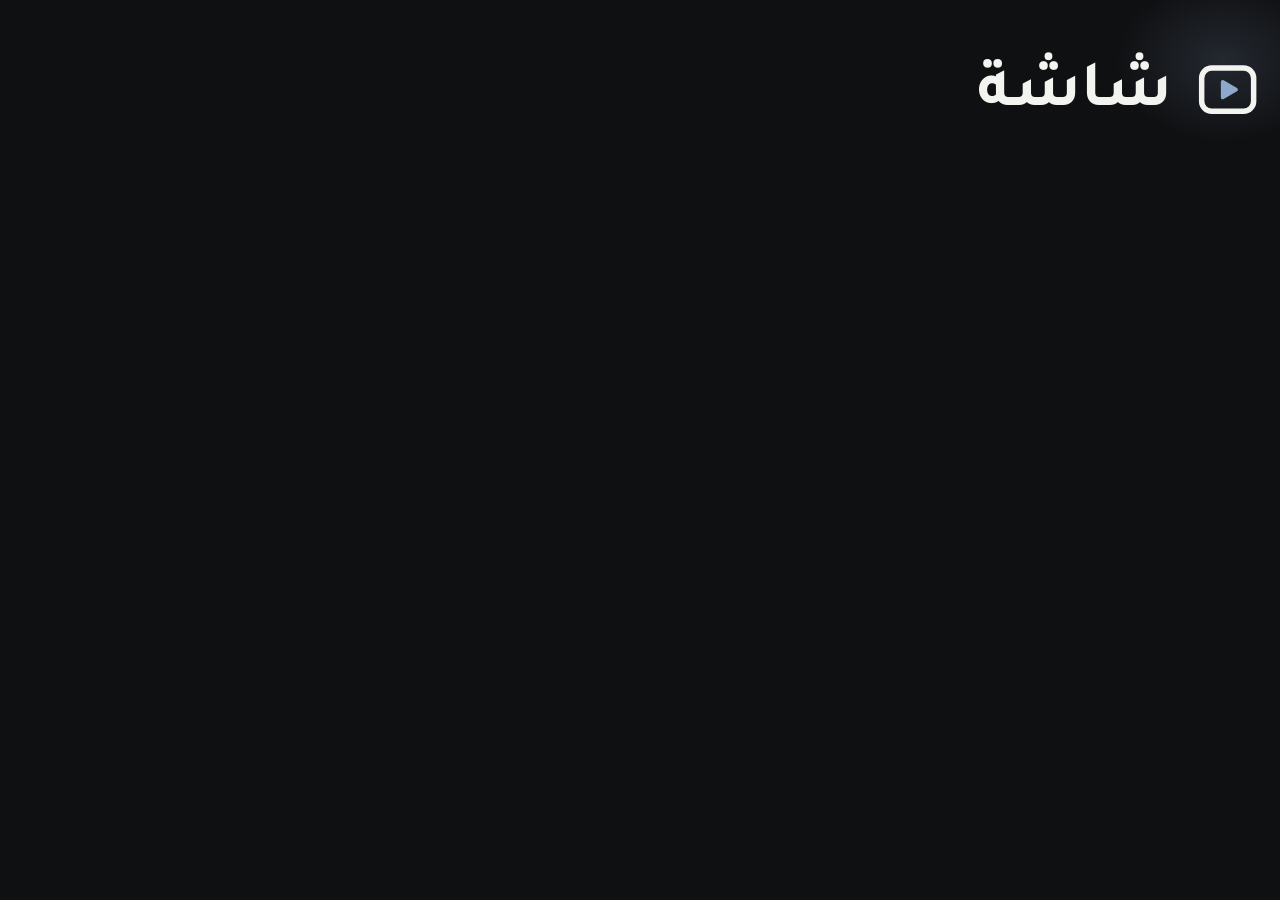
<file: tools/brand/brand.html>
<!doctype html>
<html lang="ar" dir="rtl">
<head>
<meta charset="utf-8">
<title>Shasha brand</title>
<!-- يرسم بانر التلفزيون (320×180) وصورة المشاركة (1200×630) بخط Tajawal. صوّرها بالمتصفح بنفس المقاس. -->
<style>
  @font-face { font-family: Tajawal; font-weight: 700; src: url(../../iptv/app/assets/fonts/Tajawal-Bold.ttf); }
  @font-face { font-family: Tajawal; font-weight: 400; src: url(../../iptv/app/assets/fonts/Tajawal-Regular.ttf); }
  html, body { margin: 0; background: #0F1012; }
  .card { position: relative; overflow: hidden; display: flex; align-items: center; justify-content: center; background: #0F1012; color: #F3F3F0; font-family: Tajawal; }
  .card::before { content: ""; position: absolute; inset: -30%; background: radial-gradient(closest-side at 70% 40%, rgba(142,168,204,.16), transparent 70%); }
  .lockup { position: relative; display: flex; align-items: center; gap: .32em; }
  .lockup svg { width: 1.05em; height: 1.05em; }
  .word { font-weight: 700; line-height: 1; padding-top: .18em; }
  .banner { width: 320px; height: 180px; font-size: 66px; }
  .og { width: 1200px; height: 630px; font-size: 150px; flex-direction: column; gap: 34px; }
  .og p { position: relative; margin: 0; font-size: 40px; font-weight: 400; color: rgba(243,243,240,.66); }
</style>
</head>
<body>
<script>
  const mark = '<svg viewBox="0 0 24 24"><path d="M6.5,4.5h11a3.5,3.5 0 0,1 3.5,3.5v8a3.5,3.5 0 0,1 -3.5,3.5h-11A3.5,3.5 0 0,1 3,16v-8A3.5,3.5 0 0,1 6.5,4.5z" fill="none" stroke="#F3F3F0" stroke-width="1.9"/><path d="M10.3,9.3v5.4l4.6,-2.7z" fill="#8EA8CC" stroke="#8EA8CC" stroke-width="1.3" stroke-linejoin="round"/></svg>';
  const og = location.search.includes('og');
  document.body.innerHTML = og
    ? `<div class="card og"><div class="lockup">${mark}<span class="word">شاشة</span></div><p>مشغّل IPTV مفتوح المصدر للتلفزيون والجوال</p></div>`
    : `<div class="card banner"><div class="lockup">${mark}<span class="word">شاشة</span></div></div>`;
</script>
</body>
</html>
</file>
<file: tv-web/app.css>
/* نفس شكل تطبيق أندرويد (design/index.html). متصفح webOS 4 هو Chromium 53 وتايزن 2021 حوالي 76:
   ما نستخدم inset ولا gap في flex ولا grid ولا خاصية translate؛ المسافات بـ > * + * والهوامش. */
@font-face { font-family: 'Tajawal'; font-weight: 400; src: url(fonts/Tajawal-Regular.ttf); }
@font-face { font-family: 'Tajawal'; font-weight: 500; src: url(fonts/Tajawal-Medium.ttf); }
@font-face { font-family: 'Tajawal'; font-weight: 700; src: url(fonts/Tajawal-Bold.ttf); }
:root {
  --bg: #06080D;
  --ink: #F4F6FA;
  --ink2: rgba(244, 246, 250, .74);
  --ink3: rgba(244, 246, 250, .5);
  --dark: #0A0C12;
  --line: rgba(255, 255, 255, .12);
  --panel: rgba(20, 23, 32, .86);
  --live: #FF4D5E;
  --star: #F5C451;
  --ease: cubic-bezier(.22, .8, .24, 1);
  --spring: cubic-bezier(.3, 1.4, .5, 1);
  --display: 'Tajawal', sans-serif;
  --ui: 'Tajawal', sans-serif;
}
* { box-sizing: border-box; }
html, body { margin: 0; height: 100%; background: #000; overflow: hidden; }
body { font-family: var(--ui); cursor: default; }
#stage { position: absolute; left: 0; top: 0; width: 1920px; height: 1080px; transform-origin: 0 0; overflow: hidden;
  background: var(--bg); color: var(--ink); font: 400 24px/1.4 var(--ui); direction: rtl; -webkit-user-select: none; user-select: none; }
svg.i { width: 30px; height: 30px; fill: none; stroke: currentColor; stroke-width: 2; stroke-linecap: round; stroke-linejoin: round; flex: none; }
svg .play { fill: currentColor; stroke: none; }
.panel { background: var(--panel); border: 1px solid var(--line); }
.full, #bd, #bd > img, #bd > .tint, #bd .shade, .screen, .dim, .vid, .vid video, .osd, .osd .scrim, .modal-scrim, .art > img, .shade2, .tp, .tp::before, .clogo::before, .clogo > img, #intro {
  position: absolute; top: 0; right: 0; bottom: 0; left: 0; }
.center { display: flex; align-items: center; justify-content: center; }

/* ---------- الخلفية: صورتين تتبادلان، وظل ثابت ---------- */
#bd { transition: opacity .5s; }
#bd.off { opacity: 0; }
#bd > img, #bd > .tint { width: 100%; height: 100%; object-fit: cover; opacity: 0; transition: opacity .8s var(--ease); }
#bd > img.on, #bd > .tint.on { opacity: 1; }
#bd > img.tall { object-position: center 22%; }
#bd > .tint { background: radial-gradient(90% 120% at 25% 20%, var(--a), var(--b) 75%); }
#bd .shade {
  background: linear-gradient(to left, rgba(6, 8, 13, .97) 0%, rgba(6, 8, 13, .84) 30%, rgba(6, 8, 13, .2) 64%, rgba(6, 8, 13, .45) 100%),
              linear-gradient(0deg, var(--bg) 10%, rgba(6, 8, 13, .88) 42%, rgba(6, 8, 13, 0) 72%); }

.screen { display: none; }
.screen.on { display: block; animation: fade .45s var(--ease); }
@keyframes fade { from { opacity: 0; } }

/* ---------- الشريط الجانبي (على اليمين للعربي) ---------- */
.rail { position: absolute; top: 0; right: 0; bottom: 0; width: 124px; z-index: 40; display: flex; flex-direction: column; padding: 50px 0 46px;
  transition: opacity .35s, transform .45s var(--ease); }
.rail.hide { opacity: 0; transform: translateX(60px); pointer-events: none; }
.rail::before { content: ''; position: absolute; top: 0; bottom: 0; right: 0; width: 720px; opacity: 0; transition: opacity .35s var(--ease); pointer-events: none;
  background: linear-gradient(to left, rgba(6, 8, 13, .98) 0%, rgba(6, 8, 13, .94) 46%, rgba(6, 8, 13, 0) 100%); }
.rail.open::before { opacity: 1; }
.rail .logo-mark { position: relative; width: 58px; height: 58px; margin: 0 33px 64px 0; flex: none; }
.ri { position: relative; height: 74px; margin: 3px 22px 3px 0; width: 80px; border-radius: 37px; display: flex; align-items: center; padding: 0 24px; flex: none;
  color: var(--ink3); white-space: nowrap; overflow: hidden; transition: width .35s var(--ease), background .2s, color .2s; }
.ri span { font: 500 28px var(--ui); opacity: 0; margin-right: 22px; transition: opacity .2s; }
.rail.open .ri { width: 330px; }
.rail.open .ri span { opacity: 1; transition-delay: .08s; }
.ri.on { color: var(--ink); overflow: visible; }
.ri.on::after { content: ''; position: absolute; right: -14px; top: 27px; width: 5px; height: 20px; border-radius: 3px; background: var(--ink); }
.ri.f { background: var(--ink); color: var(--dark); }
.ri.f::after { display: none; }
.rail .gap { flex: 1; }
.dim { z-index: 39; background: rgba(6, 8, 13, .35); opacity: 0; transition: opacity .35s; pointer-events: none; }
.dim.on { opacity: 1; }

/* ---------- التركيز: نفس الشكل في كل مكان ---------- */
.btn.f, .pbtn.f, .cat.f, .opt.f, .seg b.f, .xbtn.f { background: var(--ink) !important; color: var(--dark) !important; }

/* ---------- المعلومات (فوق صفحات التصفح) ---------- */
.info { position: absolute; top: 132px; right: 176px; width: 900px; transition: opacity .25s, transform .35s var(--ease); }
.info.out { opacity: 0; transform: translateY(8px); }
.info h1 { font: 800 92px/1.1 var(--display); margin: 0 0 18px; text-shadow: 0 4px 30px rgba(0, 0, 0, .4);
  display: -webkit-box; -webkit-line-clamp: 2; -webkit-box-orient: vertical; overflow: hidden; }
.meta { display: flex; align-items: center; font: 500 26px var(--ui); color: var(--ink2); flex-wrap: wrap; }
.meta > * { margin: 0 0 6px 20px; }
.meta .star { color: var(--star); display: inline-flex; align-items: center; }
.meta .star svg { width: 25px; height: 25px; fill: currentColor; margin-left: 8px; }
.pill { padding: 4px 16px 2px; border-radius: 999px; border: 1px solid var(--line); background: rgba(255, 255, 255, .07); font-size: 22px; color: var(--ink); }
.pill.hot { background: #fff; color: var(--dark); border-color: #fff; font-weight: 700; }
.pill.red { background: var(--live); border-color: var(--live); color: #fff; font-weight: 700; display: inline-flex; align-items: center; }
.pill.red .dot { margin-left: 8px; background: #fff; }
.syn { font: 400 28px/1.6 var(--ui); color: var(--ink2); margin: 20px 0 0; max-width: 820px; display: -webkit-box; -webkit-line-clamp: 3; -webkit-box-orient: vertical; overflow: hidden; }
.cont { display: flex; align-items: center; margin-top: 20px; font: 500 25px var(--ui); color: var(--ink2); }
.cont > * + * { margin-right: 18px; }
.cont .bar { width: 260px; }
.actions { display: flex; align-items: center; margin-top: 34px; }
.actions > * + * { margin-right: 16px; }
.btn { height: 76px; padding: 0 38px 0 42px; border-radius: 999px; font: 700 28px var(--ui); display: inline-flex; align-items: center;
  color: var(--ink); background: rgba(255, 255, 255, .14); transition: transform .25s var(--ease), background .2s, color .2s; white-space: nowrap; }
.btn svg.i { margin-left: 14px; }
.btn.f { transform: scale(1.05); }
.btn.round { width: 76px; padding: 0; justify-content: center; }
.btn.round svg.i { margin: 0; }
.dots { display: flex; margin-top: 30px; height: 6px; }
.dots i { width: 10px; height: 6px; margin-left: 8px; border-radius: 3px; background: rgba(255, 255, 255, .3); transition: width .4s var(--ease), background .4s; }
.dots i.on { width: 34px; background: var(--ink); }
.bar { height: 6px; border-radius: 3px; background: rgba(255, 255, 255, .22); overflow: hidden; }
.bar i { display: block; height: 100%; width: var(--p); border-radius: 3px; background: var(--ink); }

/* ---------- الصفوف ---------- */
.rows { position: absolute; top: 0; right: 0; left: 0; transition: transform .5s var(--ease); will-change: transform; }
.row { padding-bottom: 46px; transition: opacity .35s var(--ease); }
.row.gone { opacity: 0; }
.row h2 { font: 700 30px var(--display); margin: 0 176px 20px 0; }
.row .vp { padding: 0 176px 0 0; }
.track { position: relative; display: flex; align-items: flex-end; transition: transform .45s var(--ease); will-change: transform; }
.track > .card { margin-left: 24px; }
.card { flex: none; position: relative; }
.frame { position: relative; transition: transform .28s var(--ease); will-change: transform; }
.art { position: relative; border-radius: 16px; overflow: hidden; background: #141822; box-shadow: 0 14px 30px -10px rgba(0, 0, 0, .7); }
.art > img { width: 100%; height: 100%; object-fit: cover; }
.ring { position: absolute; top: -7px; right: -7px; bottom: -7px; left: -7px; border-radius: 22px; border: 4px solid #fff; opacity: 0; transition: opacity .18s; pointer-events: none; }
.card.f .frame { transform: scale(1.08); }
.card.f .ring { opacity: 1; }
.wide .art { width: 400px; height: 225px; }
.poster .art, .top .art { width: 214px; height: 321px; }
.card > .bar { margin-top: 14px; height: 5px; }
.shade2 { background: linear-gradient(0deg, rgba(0, 0, 0, .75), transparent 55%); }
.onair { position: absolute; top: 14px; right: 14px; display: flex; align-items: center; padding: 5px 13px 3px; border-radius: 999px; background: rgba(0, 0, 0, .62); font: 700 19px var(--ui); }
.onair .dot { margin-left: 8px; }
.dot { display: inline-block; width: 10px; height: 10px; border-radius: 50%; background: var(--live); animation: pulse 1.8s ease-in-out infinite; }
@keyframes pulse { 50% { opacity: .3; } }
.wide .clogo { position: absolute; bottom: 14px; right: 14px; width: 108px; height: 62px; --fs: 17px; }
.chcard .art { background: radial-gradient(120% 120% at 80% 0%, var(--a), var(--b)); }
.chcard .art > img { top: 40px; right: 60px; bottom: 40px; left: 60px; width: auto; height: auto; object-fit: contain; }
.chcard .nm { position: absolute; right: 18px; left: 18px; bottom: 16px; font: 700 26px/1.2 var(--ui); white-space: nowrap; overflow: hidden; text-overflow: ellipsis; }
.chcard .big { position: absolute; top: 0; right: 0; bottom: 30px; left: 0; padding: 0 24px; text-align: center; font: 800 40px/1.15 var(--display); }

/* أفضل 10: رقم كبير محدد جنب البوستر */
.top { display: flex; align-items: flex-end; }
.top .num { font: 800 290px/.74 var(--display); color: var(--bg); -webkit-text-stroke: 5px rgba(244, 246, 250, .5); margin-left: -12px; padding-right: 8px; letter-spacing: -14px; direction: ltr; transition: -webkit-text-stroke-color .2s; }
.top.f .num { -webkit-text-stroke-color: rgba(244, 246, 250, .95); }
.top .frame { z-index: 1; }

/* بدائل الصور: بوستر من الخط، صورة مع الاسم، اسم القناة */
.tp { padding: 20px 20px 24px; display: flex; flex-direction: column; justify-content: space-between;
  background: radial-gradient(140% 95% at 85% 0%, var(--a) 0%, var(--b) 78%); }
.tp::before { content: ''; background: linear-gradient(155deg, rgba(255, 255, 255, .15), transparent 38%); }
.tp .y { position: relative; font: 500 18px var(--ui); color: var(--h); }
.tp .n { position: relative; font: 800 36px/1.14 var(--display); color: #fff; display: -webkit-box; -webkit-line-clamp: 5; -webkit-box-orient: vertical; overflow: hidden; }
.tp .n::before { content: ''; display: block; width: 36px; height: 4px; border-radius: 2px; background: var(--h); margin-bottom: 14px; }
.tp .n[dir=ltr] { text-align: left; }
.still .shade2 { background: linear-gradient(0deg, rgba(5, 7, 12, .92) 0%, rgba(5, 7, 12, .3) 48%, transparent 70%); }
.still .n { position: absolute; right: 18px; left: 18px; bottom: 22px; font: 800 34px/1.14 var(--display); }
.clogo { position: relative; display: flex; align-items: center; justify-content: center; text-align: center; overflow: hidden; border-radius: 12px; flex: none;
  background: radial-gradient(120% 120% at 80% 0%, var(--a), var(--b)); box-shadow: inset 0 0 0 1px rgba(255, 255, 255, .12); }
.clogo span { position: relative; font: 800 calc(var(--fs, 22px) * var(--k, 1))/1.1 var(--display); color: #fff; padding: 0 8px; overflow: hidden; max-height: 100%; }
.clogo::before { content: ''; background: linear-gradient(160deg, rgba(255, 255, 255, .18), transparent 45%); }
.clogo > img { top: 10%; right: 10%; bottom: 10%; left: 10%; width: 80%; height: 80%; object-fit: contain; }

/* ---------- المباشر ---------- */
.lhead { position: absolute; top: 70px; right: 176px; display: flex; align-items: baseline; }
.lhead h1 { font: 800 54px var(--display); margin: 0 0 0 18px; }
.lhead span { font: 500 25px var(--ui); color: var(--ink3); }
.catbox { position: absolute; top: 180px; bottom: 0; right: 160px; width: 290px; overflow: hidden; }
.cats { transition: transform .4s var(--ease); }
.cat { height: 72px; border-radius: 22px; padding: 0 24px; margin-bottom: 4px; display: flex; align-items: center; font: 500 27px var(--ui); color: var(--ink2); transition: background .2s, color .2s; }
.cat > span { flex: 1; min-width: 0; white-space: nowrap; overflow: hidden; text-overflow: ellipsis; }
.cat small { margin-right: 14px; font: 500 19px var(--ui); color: var(--ink3); padding: 3px 11px 1px; border-radius: 999px; background: rgba(255, 255, 255, .07); }
.cat.on { color: var(--ink); background: rgba(255, 255, 255, .08); }
.cat.f small { background: rgba(10, 12, 18, .08); color: rgba(10, 12, 18, .6); }
.clist { position: absolute; top: 172px; bottom: 0; right: 470px; width: 700px; overflow: hidden; }
.fadeb { position: absolute; left: 0; right: 0; bottom: 0; height: 140px; background: linear-gradient(0deg, var(--bg), rgba(6, 8, 13, 0)); pointer-events: none; }
.vl { position: relative; transition: transform .3s var(--ease); will-change: transform; }
.vl > .ch { position: absolute; right: 0; left: 0; }
.ch { height: 118px; border-radius: 24px; padding: 0 22px; display: flex; align-items: center; transition: background .2s, color .2s; }
.ch > * + * { margin-right: 22px; }
.ch .no { width: 52px; text-align: center; font: 500 24px var(--ui); color: var(--ink3); }
.ch .clogo { width: 128px; height: 74px; --fs: 19px; }
.ch .inf { flex: 1; min-width: 0; }
.ch .nm { font: 700 28px/1.25 var(--ui); white-space: nowrap; overflow: hidden; text-overflow: ellipsis; }
.ch .pg { margin-top: 2px; font: 500 22px var(--ui); color: var(--ink3); white-space: nowrap; overflow: hidden; text-overflow: ellipsis; }
.ch.f { background: var(--ink); color: var(--dark); }
.ch.f .no, .ch.f .pg { color: rgba(10, 12, 18, .58); }
.eq { display: none; align-items: flex-end; height: 22px; }
.ch.playing .eq { display: flex; }
.eq i { width: 4px; height: 14px; margin: 0 1.5px; background: currentColor; border-radius: 2px; animation: eq 1s ease-in-out infinite; }
.eq i:nth-child(2) { animation-delay: -.3s; } .eq i:nth-child(3) { animation-delay: -.6s; }
@keyframes eq { 50% { height: 6px; } }
.pv { position: absolute; top: 180px; left: 70px; width: 620px; }
.pv .scr { position: relative; height: 349px; border-radius: 26px; overflow: hidden; background: radial-gradient(120% 120% at 80% 0%, var(--a, #24325e), var(--b, #070a16));
  box-shadow: 0 0 0 1px rgba(255, 255, 255, .12), 0 30px 60px rgba(0, 0, 0, .5); }
.pv .scr img { position: absolute; top: 25%; right: 25%; bottom: 25%; left: 25%; width: 50%; height: 50%; object-fit: contain; }
.pv .scr .big { position: absolute; top: 0; right: 0; bottom: 0; left: 0; padding: 0 30px; text-align: center; font: 800 52px/1.15 var(--display); }
.pv .onair { top: 18px; right: 18px; font-size: 21px; }
.pv h3 { font: 800 44px/1.3 var(--display); margin: 28px 0 6px; }
.pv .sub { color: var(--ink3); font-size: 24px; }
.pv .now { margin-top: 24px; border-radius: 24px; padding: 22px 26px 24px; }
.pv small { display: block; color: var(--ink3); font: 500 21px var(--ui); }
.pv .now b { display: block; font: 700 30px/1.35 var(--ui); margin: 2px 0 14px; }
.pv .tl { display: flex; align-items: center; color: var(--ink2); font: 500 22px var(--ui); direction: ltr; }
.pv .tl > * + * { margin-left: 18px; }
.pv .tl .bar { flex: 1; }
.pv .tl .bar i { margin-left: 0; }
.pv .next { display: flex; justify-content: space-between; align-items: flex-end; padding: 20px 28px 0; }
.pv .next b { display: block; font: 500 26px var(--ui); color: var(--ink2); }
.pv .next span { color: var(--ink3); font: 500 22px var(--ui); }

/* ---------- التفاصيل ---------- */
.dinfo { position: absolute; top: 110px; right: 110px; width: 900px; }
.dinfo h1 { font: 800 96px/1.1 var(--display); margin: 0 0 18px; display: -webkit-box; -webkit-line-clamp: 2; -webkit-box-orient: vertical; overflow: hidden; }
.btn .two { display: flex; flex-direction: column; line-height: 1.1; }
.btn .mini { display: block; width: 100%; height: 4px; margin-top: 8px; border-radius: 2px; background: rgba(255, 255, 255, .25); }
.btn.f .mini { background: rgba(10, 12, 18, .15); }
.btn .mini i { display: block; height: 100%; width: var(--p); border-radius: 2px; background: currentColor; }
.dbottom { position: absolute; left: 0; right: 0; bottom: 40px; }
.seg { display: inline-flex; padding: 6px; border-radius: 999px; margin: 0 110px 24px 0; }
.seg b { padding: 11px 28px 9px; border-radius: 999px; font: 500 25px var(--ui); color: var(--ink2); transition: background .2s, color .2s; white-space: nowrap; }
.seg b + b { margin-right: 4px; }
.seg b.on { color: var(--ink); background: rgba(255, 255, 255, .13); }
.dbottom .vp { padding: 0 110px 0 0; }
.dbottom h2 { font: 700 30px var(--display); margin: 0 110px 20px 0; }
.ep .num { position: absolute; top: 12px; right: 12px; min-width: 44px; height: 44px; border-radius: 22px; text-align: center; font: 800 22px/44px var(--display); background: rgba(6, 8, 13, .7); padding: 1px 10px 0; }
.ep .seen { position: absolute; top: 12px; left: 12px; padding: 4px 13px 2px; border-radius: 999px; background: rgba(6, 8, 13, .7); font: 500 19px var(--ui); }
.ep .t { font: 700 25px var(--ui); margin-top: 16px; width: 400px; white-space: nowrap; overflow: hidden; text-overflow: ellipsis; }
.ep .s { font: 500 21px var(--ui); color: var(--ink3); display: flex; }
.ep .s > * + * { margin-right: 14px; }
.ep .art .bar { position: absolute; left: 14px; right: 14px; bottom: 12px; height: 5px; }

/* ---------- المشغّل ---------- */
#player { background: #000; }
.vid { overflow: hidden; background: #000; }
.vid video { width: 100%; height: 100%; background: #000; }
.vid video.fit1 { object-fit: cover; }
.vid video.fit2 { object-fit: fill; }
.spin { position: absolute; top: 50%; left: 50%; width: 84px; height: 84px; margin: -42px 0 0 -42px; border-radius: 50%; border: 6px solid rgba(255, 255, 255, .18);
  border-top-color: #fff; animation: spin 1s linear infinite; opacity: 0; transition: opacity .3s; }
.spin.on { opacity: 1; }
@keyframes spin { to { transform: rotate(360deg); } }
.osd { transition: opacity .45s var(--ease); }
.osd.off { opacity: 0; pointer-events: none; }
.osd .scrim {
  background: linear-gradient(0deg, rgba(3, 4, 8, .95) 0%, rgba(3, 4, 8, .7) 24%, rgba(3, 4, 8, 0) 50%), linear-gradient(180deg, rgba(3, 4, 8, .55) 0%, rgba(3, 4, 8, 0) 16%); }
.pclock { position: absolute; top: 44px; left: 70px; padding: 11px 24px 9px; border-radius: 999px; font: 500 29px var(--ui); }
.pbrand { position: absolute; top: 48px; right: 70px; display: flex; align-items: center; opacity: .85; }
.pbrand svg { width: 44px; height: 44px; margin-left: 12px; } .pbrand b { font: 800 32px var(--display); }
.pinfo { position: absolute; left: 70px; right: 70px; bottom: 54px; }
.ptitle h2 { font: 800 58px/1.15 var(--display); margin: 0; white-space: nowrap; overflow: hidden; text-overflow: ellipsis; }
.ptitle p { margin: 4px 0 0; color: var(--ink2); font: 500 26px var(--ui); }
.prow { display: flex; align-items: center; }
.prow > * + * { margin-right: 28px; }
.prow .clogo { width: 168px; height: 94px; --fs: 23px; }
.prow .ptitle { flex: 1; min-width: 0; }
.badges { display: flex; align-self: flex-start; margin-top: 6px; }
.badges > * + * { margin-right: 10px; }
.badge { padding: 7px 18px 5px; border-radius: 999px; font: 700 22px var(--ui); display: flex; align-items: center; }
.badge .dot { margin-left: 10px; }
.pnow { display: flex; align-items: baseline; margin: 28px 0 14px; }
.pnow > * + * { margin-right: 22px; }
.pnow small { color: var(--ink3); font: 500 24px var(--ui); }
.pnow b { font: 700 32px var(--ui); }
.pnow span { margin-right: auto !important; color: var(--ink2); font: 500 26px var(--ui); }
.seek { direction: ltr; display: flex; align-items: center; margin: 26px 0 0; font: 500 25px var(--ui); color: var(--ink2); }
.seek > * + * { margin-left: 24px; }
.track2 { flex: 1; height: 8px; border-radius: 4px; background: rgba(255, 255, 255, .22); position: relative; }
.track2 .fill { position: absolute; top: 0; right: 0; bottom: 0; left: 0; border-radius: 4px; background: var(--ink); transform-origin: left; transform: scaleX(var(--p)); transition: transform .5s linear; }
.track2 .knob { position: absolute; top: -7px; width: 22px; height: 22px; margin-left: -11px; border-radius: 50%; background: var(--ink); left: calc(var(--p) * 100%); transition: left .5s linear; }
.live .track2 .fill { transform-origin: right; }
.ctl { display: flex; align-items: center; margin-top: 26px; }
.ctl > * + * { margin-right: 12px; }
.ctl .mid { direction: ltr; display: flex; margin: 0 auto; }
.ctl .mid > * + * { margin-left: 12px; }
.ctl .pnext { color: var(--ink3); font: 500 24px var(--ui); margin-right: auto; white-space: nowrap; overflow: hidden; text-overflow: ellipsis; min-width: 0; }
.pnext b { color: var(--ink2); font-weight: 500; }
.pbtn { height: 64px; padding: 0 26px; border-radius: 999px; display: inline-flex; align-items: center; font: 500 24px var(--ui); color: var(--ink); white-space: nowrap; flex: none;
  background: rgba(255, 255, 255, .12); transition: background .2s, color .2s, transform .2s var(--ease); }
.pbtn svg.i { width: 28px; height: 28px; margin-left: 12px; }
.pbtn.ic { width: 64px; padding: 0; justify-content: center; }
.pbtn.ic svg.i { margin: 0; }
.pbtn.big { width: 80px; height: 80px; }
.pbtn.big svg.i { width: 36px; height: 36px; }
.pbtn.f { transform: scale(1.06); }

/* بطاقات الزاوية: كمّلنا من وين وقفت، والحلقة التالية */
.corner { position: absolute; left: 70px; bottom: 70px; z-index: 8; transition: transform .45s var(--ease), opacity .35s; }
.corner.up { transform: translateY(-330px); }
.corner > div { opacity: 0; transform: translateY(16px); transition: opacity .35s, transform .45s var(--ease); pointer-events: none; position: absolute; left: 0; bottom: 0; }
.corner > div.show { opacity: 1; transform: none; pointer-events: auto; }
.xbtn { height: 70px; padding: 0 32px; border-radius: 999px; display: inline-flex; align-items: center; font: 700 26px var(--ui); white-space: nowrap;
  background: rgba(20, 23, 32, .88); border: 1px solid rgba(255, 255, 255, .22); color: var(--ink); transition: background .2s, color .2s, transform .2s var(--ease); }
.xbtn svg.i { margin-left: 12px; }
.xbtn.f { transform: scale(1.05); }
.resume { display: flex; align-items: center; padding: 14px 14px 14px 30px; border-radius: 999px; white-space: nowrap; }
.resume span { font: 500 24px var(--ui); color: var(--ink2); padding-right: 14px; margin-left: 20px; }
.resume b { color: var(--ink); }
.resume .xbtn { height: 58px; font-size: 23px; padding: 0 24px; }
.nextc { width: 720px; border-radius: 28px; padding: 22px; display: flex; }
.nextc > div:last-child { flex: 1; min-width: 0; margin-right: 22px; }
.nextc .th { position: relative; width: 236px; height: 133px; border-radius: 16px; overflow: hidden; flex: none; background: #141822; }
.nextc .th img { width: 100%; height: 100%; object-fit: cover; }
.nextc .th .bar { position: absolute; left: 0; right: 0; bottom: 0; height: 5px; border-radius: 0; }
.nextc .th .bar i { transform-origin: right; transform: scaleX(var(--p)); width: 100%; transition: transform 1s linear; border-radius: 0; }
.nextc small { display: block; color: var(--ink3); font: 500 21px var(--ui); }
.nextc b { display: block; font: 700 29px/1.3 var(--ui); margin: 2px 0 4px; white-space: nowrap; overflow: hidden; text-overflow: ellipsis; }
.nextc .cd { color: var(--ink2); font: 500 22px var(--ui); }
.nextc .acts { display: flex; margin-top: 14px; }
.nextc .acts > * + * { margin-right: 10px; }
.nextc .xbtn { height: 56px; font-size: 22px; padding: 0 22px; }
.flash { position: absolute; top: 50%; left: 0; right: 0; text-align: center; transform: translateY(-50%); opacity: 0; transition: opacity .5s; pointer-events: none; z-index: 9; }
.flash.show { opacity: 1; }
.flash small { display: block; font: 500 28px var(--ui); color: var(--ink2); }
.flash b { display: block; font: 800 74px/1.2 var(--display); text-shadow: 0 6px 30px rgba(0, 0, 0, .6); }

.side { position: absolute; top: 0; right: 0; bottom: 0; width: 820px; padding: 60px 70px 0 110px; transform: translateX(105%); transition: transform .45s var(--ease); z-index: 10;
  background: linear-gradient(to left, rgba(7, 9, 14, .985) 0%, rgba(7, 9, 14, .97) 74%, rgba(7, 9, 14, 0) 100%); }
.side.open { transform: none; }
.side h3 { font: 800 44px var(--display); margin: 0 0 24px; display: flex; align-items: baseline; white-space: nowrap; overflow: hidden; }
.side h3 small { font: 500 24px var(--ui); color: var(--ink3); margin-right: 16px; }
.side .box { position: relative; height: 920px; overflow: hidden; }
.side .ep2 { height: 128px; border-radius: 22px; padding: 0 16px; display: flex; align-items: center; margin-bottom: 6px; transition: background .2s, color .2s; }
.side .ep2 > div:last-child { margin-right: 20px; min-width: 0; }
.side .ep2 .th { position: relative; width: 170px; height: 96px; border-radius: 12px; overflow: hidden; flex: none; background: #141822; }
.side .ep2 .th img { width: 100%; height: 100%; object-fit: cover; }
.side .ep2 .th .bar { position: absolute; left: 0; right: 0; bottom: 0; height: 4px; border-radius: 0; }
.side .ep2 b { display: block; font: 700 27px var(--ui); white-space: nowrap; overflow: hidden; text-overflow: ellipsis; }
.side .ep2 small { color: var(--ink3); font: 500 21px var(--ui); }
.side .ep2.f { background: var(--ink); color: var(--dark); }
.side .ep2.f small { color: rgba(10, 12, 18, .58); }
.side .ep2.now b::after { content: 'تشوفها الحين'; font: 500 18px var(--ui); margin-right: 12px; padding: 2px 10px 0; border-radius: 999px; background: var(--live); color: #fff; vertical-align: 3px; }
.side .scroll { transition: transform .4s var(--ease); }
.modal-scrim { background: rgba(0, 0, 0, .55); opacity: 0; pointer-events: none; transition: opacity .3s; z-index: 11; }
.modal-scrim.on { opacity: 1; pointer-events: auto; }
.sheet { position: absolute; left: 50%; top: 50%; width: 660px; transform: translate(-50%, -46%); opacity: 0; pointer-events: none; border-radius: 34px; padding: 38px 32px 28px;
  transition: opacity .3s, transform .4s var(--ease); z-index: 12; background: rgba(20, 23, 32, .97); border: 1px solid var(--line); }
.sheet.open { opacity: 1; transform: translate(-50%, -50%); pointer-events: auto; }
.sheet h3 { font: 800 40px var(--display); margin: 0 14px 6px; }
.sheet p { margin: 0 14px 20px; color: var(--ink3); font-size: 23px; }
.opt { height: 80px; border-radius: 22px; padding: 0 26px; display: flex; align-items: center; font: 500 28px var(--ui); transition: background .2s, color .2s; }
.opt > * + * { margin-right: 16px; }
.opt small { color: var(--ink3); font-size: 22px; }
.opt.f small { color: rgba(10, 12, 18, .55); }
.opt .ok { margin-right: auto !important; opacity: 0; }
.opt.sel .ok { opacity: 1; }

/* ---------- الاشتراكات ---------- */
.addh { position: absolute; top: 100px; right: 120px; }
.addh h1 { font: 800 78px/1.15 var(--display); margin: 0 0 6px; }
.addh p { margin: 0; color: var(--ink2); font-size: 29px; }
.addwrap { position: absolute; top: 320px; right: 120px; left: 120px; display: flex; align-items: flex-start; }
.form { flex: 1; }
.seg.big { margin: 0 0 28px; }
.seg.big b { font-size: 27px; padding: 13px 34px 11px; }
.flabel { font: 500 23px var(--ui); color: var(--ink2); margin: 0 6px 10px; }
.field { display: block; width: 100%; height: 82px; border-radius: 22px; background: rgba(255, 255, 255, .06); border: 1px solid var(--line); padding: 0 28px; outline: none;
  font: 500 28px var(--ui); color: var(--ink); margin: 0 0 22px; transition: background .2s, border-color .2s, box-shadow .2s; }
.field::-webkit-input-placeholder { color: var(--ink3); }
.field.ltr { direction: ltr; text-align: left; }
.field.f { background: rgba(255, 255, 255, .13); border-color: #fff; box-shadow: 0 0 0 3px #fff; }
.frow { display: flex; } .frow > div { flex: 1; } .frow > div + div { margin-right: 22px; }
.ferr { min-height: 40px; color: #ff8a95; font: 500 24px var(--ui); margin: -6px 6px 0; }
.or { width: 150px; align-self: stretch; position: relative; }
.or::before { content: ''; position: absolute; top: 20px; bottom: 20px; right: 75px; width: 1px; background: var(--line); }
.mine { width: 600px; border-radius: 34px; padding: 38px 34px 30px; }
.mine h3 { font: 800 38px var(--display); margin: 0 12px 6px; }
.mine p { margin: 0 12px 22px; color: var(--ink2); font-size: 25px; line-height: 1.5; }
.src { border-radius: 24px; padding: 18px 22px; margin-bottom: 10px; background: rgba(255, 255, 255, .05); }
.src.on { box-shadow: inset 0 0 0 2px rgba(255, 255, 255, .35); }
.src b { display: block; font: 700 28px var(--ui); white-space: nowrap; overflow: hidden; text-overflow: ellipsis; }
.src small { display: block; color: var(--ink3); font: 500 21px var(--ui); margin-bottom: 12px; }
.src .xbtn { height: 54px; font-size: 22px; padding: 0 22px; }
.src .xbtn + .xbtn { margin-right: 10px; }

/* ---------- البحث ---------- */
.shead { width: 1000px; }
.shead h1 { font: 800 70px var(--display); margin: 0 0 24px; }
.shead p { color: var(--ink3); font: 500 26px var(--ui); margin: 6px 6px 0; }

/* ---------- رسائل التحميل والفراغ ---------- */
.msg { position: absolute; top: 0; right: 124px; bottom: 0; left: 0; z-index: 5; flex-direction: column; text-align: center; padding: 0 200px; background: var(--bg); }
.msg[hidden] { display: none; }
.msg h2 { font: 800 60px/1.2 var(--display); margin: 0 0 16px; }
.msg p { color: var(--ink2); font: 500 30px/1.6 var(--ui); margin: 0; white-space: pre-line; }
.msg .spin { position: relative; top: auto; left: auto; margin: 0 0 40px; opacity: 1; }
.msg .actions { justify-content: center; }
.toast { position: absolute; bottom: 60px; left: 50%; z-index: 60; transform: translate(-50%, 30px); opacity: 0; transition: opacity .3s, transform .4s var(--ease);
  padding: 18px 36px 14px; border-radius: 999px; font: 700 28px var(--ui); white-space: nowrap; pointer-events: none; }
.toast.show { opacity: 1; transform: translate(-50%, 0); }

/* ---------- المقدمة: الشاشة ترسم نفسها، وعلامة التشغيل تطلع، والاسم يدخل ---------- */
#intro { z-index: 100; display: flex; align-items: center; justify-content: center; background: #04050a; transition: opacity .7s var(--ease), visibility 0s .7s; }
#intro.gone { opacity: 0; visibility: hidden; }
.ilogo { display: flex; align-items: center; direction: rtl; transition: transform .7s var(--ease); }
#intro.gone .ilogo { transform: scale(1.15); }
.ilogo svg { width: 160px; height: 160px; overflow: visible; margin-left: 34px; }
.ilogo .draw { fill: none; stroke: url(#mg); stroke-width: 4.5; stroke-linecap: round; stroke-dasharray: 100; stroke-dashoffset: 100; animation: draw .9s .15s var(--ease) forwards; }
.ilogo .stand { fill: none; stroke: url(#mg); stroke-width: 4.5; stroke-linecap: round; stroke-dasharray: 100; stroke-dashoffset: 100; animation: draw .45s .8s var(--ease) forwards; }
.ilogo .tri { fill: url(#mg); transform-origin: 33.75px 29.25px; transform: scale(0); animation: pop .55s .85s var(--spring) forwards; }
.ilogo .glow { fill: rgba(184, 197, 255, .14); opacity: 0; animation: show .6s 1s forwards; }
.iword { font: 800 156px/1 var(--display); padding-top: 14px; color: transparent; opacity: 0; transform: translateX(-36px);
  background: linear-gradient(100deg, #8e98b8 0%, #8e98b8 38%, #fff 48%, #fff 52%, #cfd6ea 62%, #F4F6FA 100%); background-size: 300% 100%; background-position: 100% 0;
  -webkit-background-clip: text; background-clip: text; animation: word 1.5s 1.05s var(--ease) forwards; }
@keyframes draw { to { stroke-dashoffset: 0; } }
@keyframes pop { to { transform: scale(1); } }
@keyframes show { to { opacity: 1; } }
@keyframes word { 30% { opacity: 1; transform: none; } to { opacity: 1; transform: none; background-position: 0 0; } }
.rise .info { animation: rise .9s .1s var(--ease) both; }
.rise .rows { animation: rise .9s .25s var(--ease) both; }
@keyframes rise { from { opacity: 0; margin-top: 40px; } }
[data-f] { cursor: pointer; }
</file>
